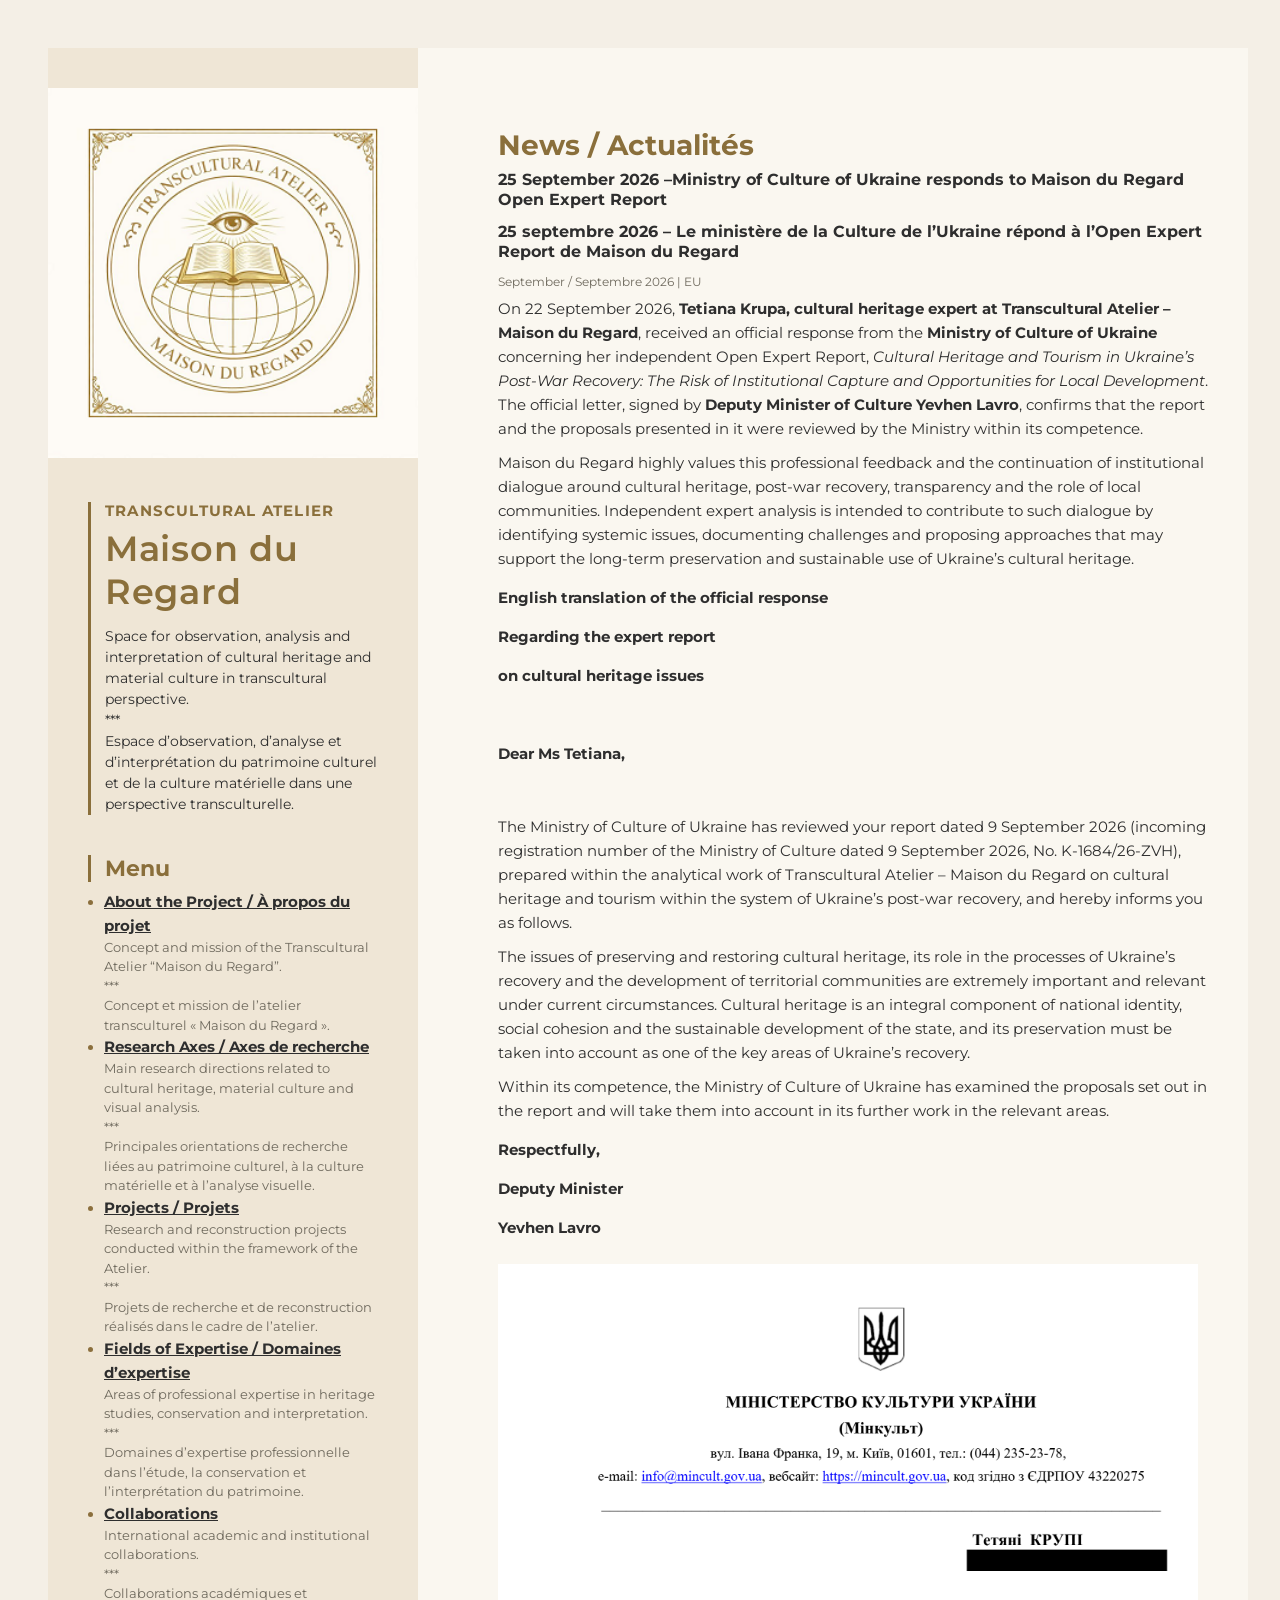
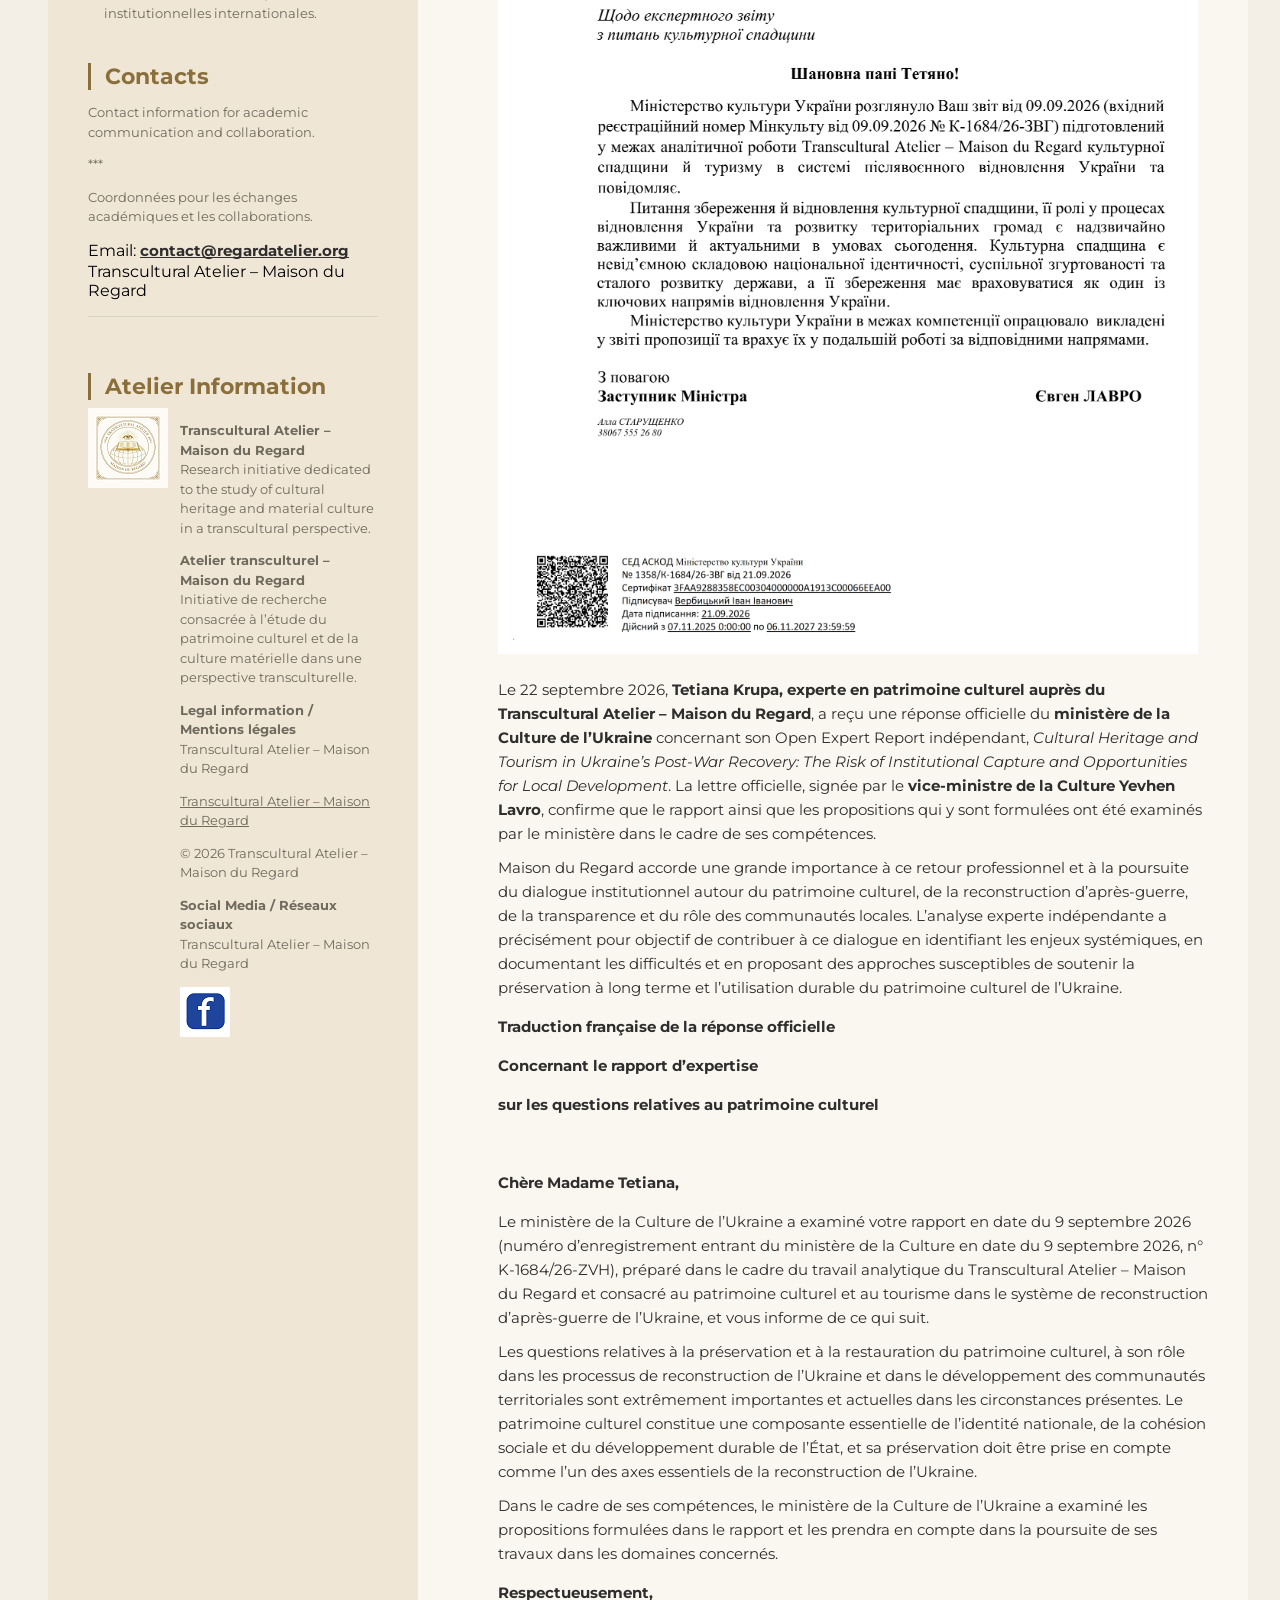
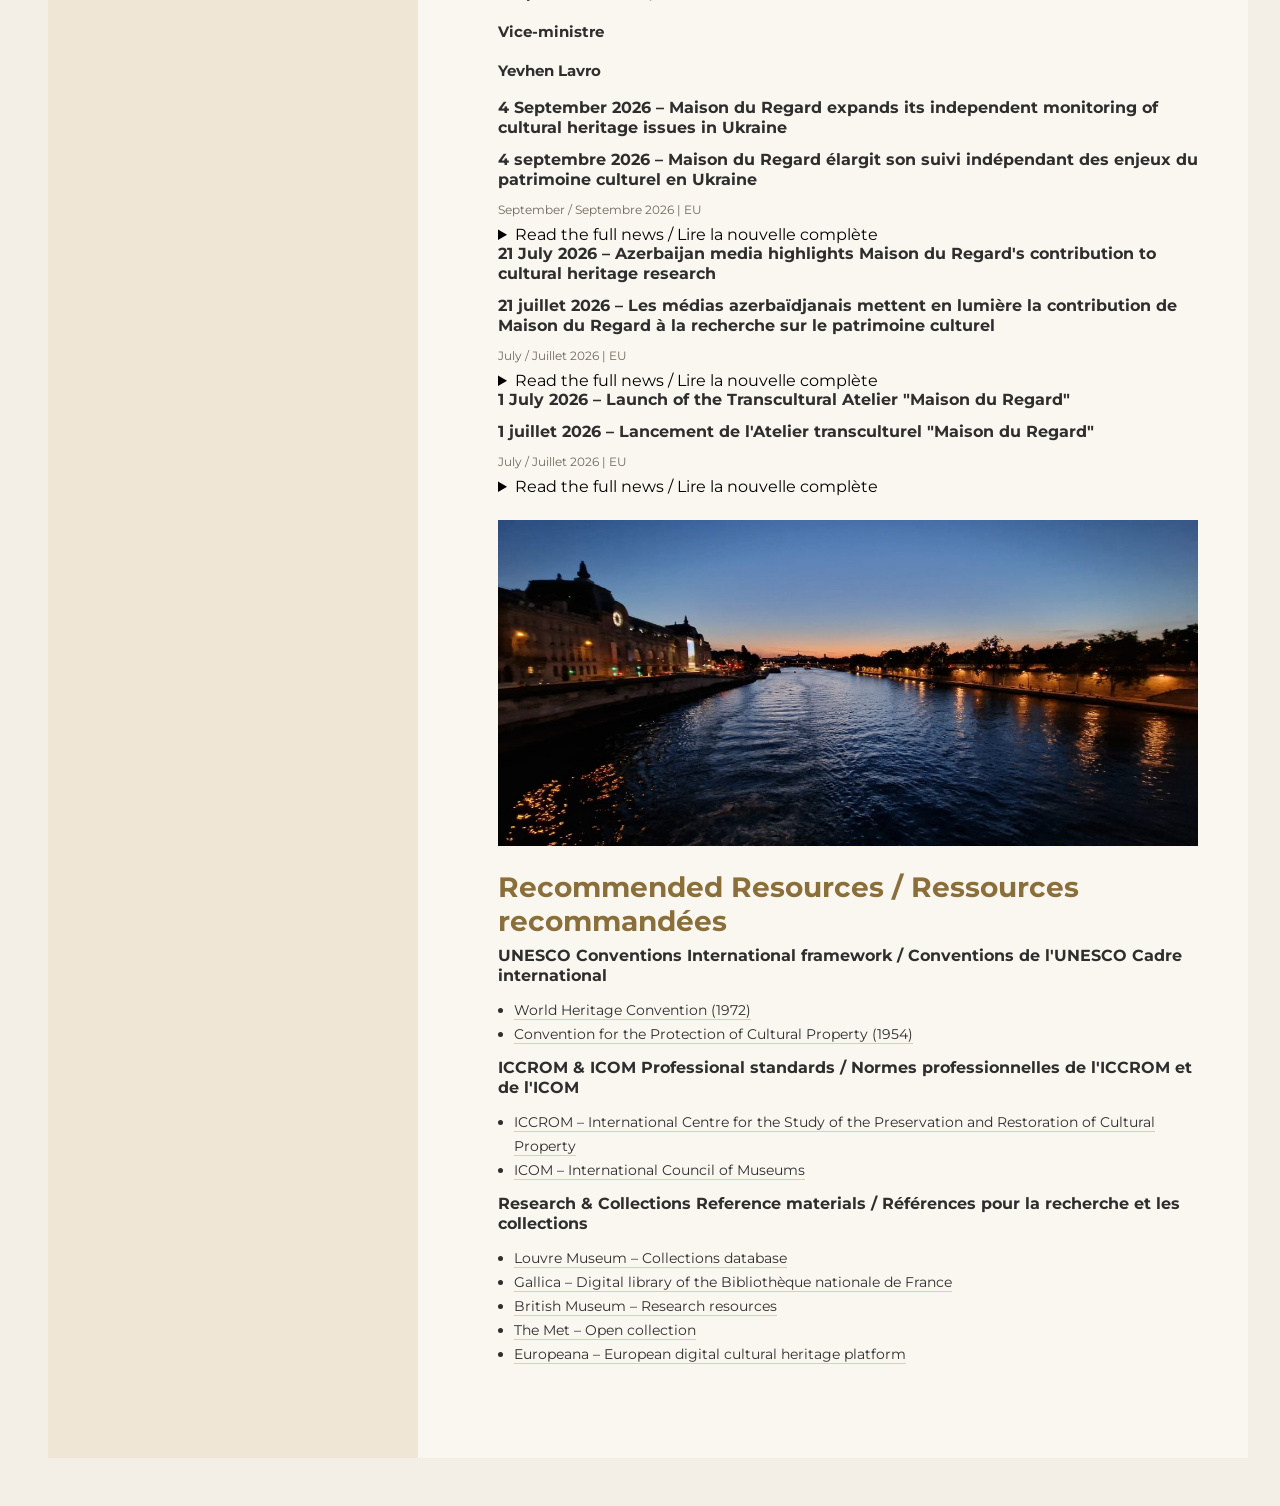
<file: index.html>
<!DOCTYPE html>
<html lang="en">
<head>

  <!-- Google tag (gtag.js) -->
  <script async src="https://www.googletagmanager.com/gtag/js?id=G-M5W3LM66CL"></script>
  <script>
    window.dataLayer = window.dataLayer || [];

    function gtag() {
      dataLayer.push(arguments);
    }

    gtag('js', new Date());
    gtag('config', 'G-M5W3LM66CL');
  </script>

  <!-- Clarity -->
  <script type="text/javascript">
    (function(c, l, a, r, i, t, y) {
      c[a] = c[a] || function() {
        (c[a].q = c[a].q || []).push(arguments);
      };
      t = l.createElement(r);
      t.async = 1;
      t.src = "https://www.clarity.ms/tag/" + i;
      y = l.getElementsByTagName(r)[0];
      y.parentNode.insertBefore(t, y);
    })(window, document, "clarity", "script", "xoc2nffbml");
  </script>

  <link rel="icon" href="img/favicon.png" sizes="32x32">
  <link rel="icon" href="img/favicon.png" sizes="192x192">
  <link rel="apple-touch-icon" href="img/favicon.png">

  <meta charset="UTF-8">
  <meta name="viewport" content="width=device-width, initial-scale=1.0">

  <title>Transcultural Atelier · Maison du Regard</title>

  <meta
    name="description"
    content="Transcultural Atelier – Maison du Regard is an independent research platform focused on cultural heritage, material culture, conservation, expert documentation, and transcultural perspectives across Europe and Eurasia."
  >

  <meta
    name="keywords"
    content="Maison du Regard, Transcultural Atelier, cultural heritage, patrimoine culturel, material culture, culture matérielle, archaeology, archéologie, conservation, restoration, restauration, transcultural research, recherche transculturelle, heritage interpretation, interprétation du patrimoine, heritage documentation, documentation du patrimoine, expert assessment, expertise patrimoniale, museum studies, études muséales, cultural landscapes, paysages culturels, Europe, Eurasia, patrimoine, material heritage"
  >

  <meta name="author" content="Transcultural Atelier – Maison du Regard">
  <meta name="robots" content="index, follow">

  <link rel="canonical" href="https://regardatelier.org/">

  <!-- Open Graph -->
  <meta property="og:title" content="Transcultural Atelier · Maison du Regard">
  <meta
    property="og:description"
    content="An independent research platform focused on cultural heritage, material culture, conservation, expert documentation, and transcultural perspectives across Europe and Eurasia."
  >
  <meta property="og:type" content="website">
  <meta property="og:url" content="https://regardatelier.org/">
  <meta property="og:image" content="https://regardatelier.org/img/embl.png">
  <meta property="og:site_name" content="Maison du Regard">

  <!-- Twitter -->
  <meta name="twitter:card" content="summary_large_image">
  <meta name="twitter:title" content="Transcultural Atelier · Maison du Regard">
  <meta
    name="twitter:description"
    content="An independent research platform focused on cultural heritage, material culture, conservation, expert documentation, and transcultural perspectives across Europe and Eurasia."
  >
  <meta name="twitter:image" content="https://regardatelier.org/img/embl.png">

  <!-- Fonts -->
  <link rel="preconnect" href="https://fonts.googleapis.com">
  <link rel="preconnect" href="https://fonts.gstatic.com" crossorigin>

  <link
    href="https://fonts.googleapis.com/css2?family=Montserrat:wght@100..900&display=swap"
    rel="stylesheet"
  >

  <link rel="stylesheet" href="css/styles.css">

  <!-- Structured Data (Schema.org) -->
  <script type="application/ld+json">
  {
    "@context": "https://schema.org",
    "@graph": [
      {
        "@type": "WebSite",
        "@id": "https://regardatelier.org/#website",
        "url": "https://regardatelier.org/",
        "name": "Transcultural Atelier · Maison du Regard",
        "alternateName": "Maison du Regard",
        "inLanguage": [
          "en",
          "fr"
        ],
        "publisher": {
          "@id": "https://regardatelier.org/#organization"
        }
      },
      {
        "@type": "Organization",
        "@id": "https://regardatelier.org/#organization",
        "name": "Transcultural Atelier · Maison du Regard",
        "alternateName": "Maison du Regard",
        "url": "https://regardatelier.org/",
        "logo": {
          "@type": "ImageObject",
          "@id": "https://regardatelier.org/#logo",
          "url": "https://regardatelier.org/img/embl.png",
          "contentUrl": "https://regardatelier.org/img/embl.png"
        },
        "email": "contact@regardatelier.org",
        "foundingDate": "2026",
        "founder": {
          "@id": "https://regardatelier.org/#tetiana-krupa"
        },
        "sameAs": [
          "https://www.facebook.com/profile.php?id=61591721396728"
        ],
        "knowsAbout": [
          "Cultural Heritage",
          "Archaeology",
          "History",
          "Ethnology",
          "Conservation and Restoration",
          "Textile Conservation",
          "Material Culture",
          "Heritage Documentation",
          "Digital Heritage",
          "Creative Industries",
          "Transcultural Studies",
          "Eurasian Studies",
          "Interdisciplinary Research",
          "Expert Research"
        ],
        "areaServed": [
          "Ukraine",
          "Kazakhstan",
          "Kyrgyzstan",
          "Uzbekistan",
          "Central Asia",
          "South Caucasus",
          "Europe",
          "The broader Eurasian cultural space"
        ]
      },
      {
        "@type": "Person",
        "@id": "https://regardatelier.org/#tetiana-krupa",
        "name": "Tetiana Krupa",
        "jobTitle": "Founder and Scientific Director",
        "url": "https://regardatelier.org/about.html",
        "affiliation": {
          "@id": "https://regardatelier.org/#organization"
        },
        "sameAs": [
          "https://orcid.org/0000-0001-6707-6446",
          "https://scholar.google.com/citations?user=DtpUxY8AAAAJ",
          "https://www.researchgate.net/profile/Tetiana-Krupa"
        ],
        "knowsAbout": [
          "Cultural Heritage",
          "Archaeology",
          "History",
          "Ethnology",
          "Conservation and Restoration",
          "Archaeological Textiles",
          "Textile Conservation",
          "Material Culture",
          "Heritage Documentation",
          "Interdisciplinary Research",
          "Expert Research"
        ],
        "worksFor": {
          "@id": "https://regardatelier.org/#organization"
        }
      }
    ]
  }
  </script>

</head>

<body>

  <!-- Wrapper -->
  <div class="wrapper">

    <!-- Main content -->
    <div class="meincontent">

      <!-- News -->
      <div>

        <h3 class="work-experience-title">
          News / Actualités
        </h3>

        <div class="work-experience-cont">


                    <!-- 25 September 2026 -->

          <h4 class="work-experience-company">
            25 September 2026 –Ministry of Culture of Ukraine responds to Maison du Regard Open Expert Report
          </h4>

          <h4 class="work-experience-company">
            25 septembre 2026 – Le ministère de la Culture de l’Ukraine répond à l’Open Expert Report de Maison du Regard
          </h4>

          <p class="work-experience-period">
            September / Septembre 2026
            <span class="work-experience-period-separator">|</span>
            EU
          </p>

          <div class="about-text">
           On 22 September 2026, <b>Tetiana Krupa, cultural heritage expert at Transcultural Atelier – Maison du Regard</b>, received an official response from the <b>Ministry of Culture of Ukraine</b> concerning her independent Open Expert Report, <i>Cultural Heritage and Tourism in Ukraine’s Post-War Recovery: The Risk of Institutional Capture and Opportunities for Local Development</i>. The official letter, signed by <b>Deputy Minister of Culture Yevhen Lavro</b>, confirms that the report and the proposals presented in it were reviewed by the Ministry within its competence.
          </div>

          <div class="about-text">
           Maison du Regard highly values this professional feedback and the continuation of institutional dialogue around cultural heritage, post-war recovery, transparency and the role of local communities. Independent expert analysis is intended to contribute to such dialogue by identifying systemic issues, documenting challenges and proposing approaches that may support the long-term preservation and sustainable use of Ukraine’s cultural heritage.
          </div>

<div class="about-text">
        <p><b>English translation of the official response</p>
 <p>Regarding the expert report</p>
 <p>on cultural heritage issues</p>
 <br>
<p>Dear Ms Tetiana, </p>  </b>
<br>
          </div>

<div class="about-text">
           The Ministry of Culture of Ukraine has reviewed your report dated 9 September 2026 (incoming registration number of the Ministry of Culture dated 9 September 2026, No. K-1684/26-ZVH), prepared within the analytical work of Transcultural Atelier – Maison du Regard on cultural heritage and tourism within the system of Ukraine’s post-war recovery, and hereby informs you as follows.
          </div>

<div class="about-text">
           The issues of preserving and restoring cultural heritage, its role in the processes of Ukraine’s recovery and the development of territorial communities are extremely important and relevant under current circumstances. Cultural heritage is an integral component of national identity, social cohesion and the sustainable development of the state, and its preservation must be taken into account as one of the key areas of Ukraine’s recovery.
          </div>

<div class="about-text">
           Within its competence, the Ministry of Culture of Ukraine has examined the proposals set out in the report and will take them into account in its further work in the relevant areas.
<br>
<b><p>Respectfully,</p>
<p>Deputy Minister</p>
<p>Yevhen Lavro</p></b>
          </div>

          <!-- Image -->
      <div class="resource-image-block">
        <img
  src="img/mincult 09 26.png"
  alt="Official response from the Ministry of Culture of Ukraine"
  class="resource-image"
>
      </div>

          <div class="about-text">
            Le 22 septembre 2026, <b>Tetiana Krupa, experte en patrimoine culturel auprès du Transcultural Atelier – Maison du Regard</b>, a reçu une réponse officielle du <b>ministère de la Culture de l’Ukraine</b> concernant son Open Expert Report indépendant, <i>Cultural Heritage and Tourism in Ukraine’s Post-War Recovery: The Risk of Institutional Capture and Opportunities for Local Development</i>. La lettre officielle, signée par le <b>vice-ministre de la Culture Yevhen Lavro</b>, confirme que le rapport ainsi que les propositions qui y sont formulées ont été examinés par le ministère dans le cadre de ses compétences.
          </div>

          <div class="about-text">
            Maison du Regard accorde une grande importance à ce retour professionnel et à la poursuite du dialogue institutionnel autour du patrimoine culturel, de la reconstruction d’après-guerre, de la transparence et du rôle des communautés locales. L’analyse experte indépendante a précisément pour objectif de contribuer à ce dialogue en identifiant les enjeux systémiques, en documentant les difficultés et en proposant des approches susceptibles de soutenir la préservation à long terme et l’utilisation durable du patrimoine culturel de l’Ukraine.
          </div>
<div class="about-text">
         <b><p>Traduction française de la réponse officielle</p>
<p>Concernant le rapport d’expertise</p>
<p>sur les questions relatives au patrimoine culturel</p>

<br>
<p>Chère Madame Tetiana,</p></b>

          </div>

<div class="about-text">
           Le ministère de la Culture de l’Ukraine a examiné votre rapport en date du 9 septembre 2026 (numéro d’enregistrement entrant du ministère de la Culture en date du 9 septembre 2026, n° K-1684/26-ZVH), préparé dans le cadre du travail analytique du Transcultural Atelier – Maison du Regard et consacré au patrimoine culturel et au tourisme dans le système de reconstruction d’après-guerre de l’Ukraine, et vous informe de ce qui suit.
          </div>

<div class="about-text">
           Les questions relatives à la préservation et à la restauration du patrimoine culturel, à son rôle dans les processus de reconstruction de l’Ukraine et dans le développement des communautés territoriales sont extrêmement importantes et actuelles dans les circonstances présentes. Le patrimoine culturel constitue une composante essentielle de l’identité nationale, de la cohésion sociale et du développement durable de l’État, et sa préservation doit être prise en compte comme l’un des axes essentiels de la reconstruction de l’Ukraine.
          </div>

<div class="about-text">
           Dans le cadre de ses compétences, le ministère de la Culture de l’Ukraine a examiné les propositions formulées dans le rapport et les prendra en compte dans la poursuite de ses travaux dans les domaines concernés.
<br>
<b><p>Respectueusement,</p>
<p>Vice-ministre</p>
<p>Yevhen Lavro</p></b>
          </div>

          
          <!-- 4 September 2026 -->
          <h4 class="work-experience-company">
            4 September 2026 – Maison du Regard expands its independent monitoring of cultural heritage issues in Ukraine
          </h4>

          <h4 class="work-experience-company">
            4 septembre 2026 – Maison du Regard élargit son suivi indépendant des enjeux du patrimoine culturel en Ukraine
          </h4>

          <p class="work-experience-period">
            September / Septembre 2026
            <span class="work-experience-period-separator">|</span>
            EU
          </p>
<details class="report-details">

            <summary>
              Read the full news / Lire la nouvelle complète
            </summary>
          <div class="about-text">
            Maison du Regard is expanding its analytical work on Ukraine by launching a new strand of independent monitoring focused on cultural heritage, post-war recovery, public accountability, and the institutional conditions surrounding reconstruction. The initiative will examine not only physical damage to heritage, but also the transparency of funding, governance, restoration processes, public access to information, and the long-term effects of recovery policies on local communities.
          </div>

          <div class="about-text">
            The first publication in this new strand is the independent Open Expert Report by Tetiana Krupa, <i>Cultural Heritage and Tourism in Ukraine’s Post-War Recovery: The Risk of Institutional Capture and Opportunities for Local Development</i>. The report examines the risks associated with large-scale reconstruction funding, the transparency and traceability of public systems, cultural grant funding, institutional networks, and the role of cultural heritage and tourism in local economic development.
          </div>

          <div class="about-text">
            <div class="work-experience-cont">

              <h4 class="work-experience-company">
                Media reference
              </h4>

              <ul class="work-experience-duties-list">
                <li class="work-experience-duties-item">
                  Tetiana Krupa.
                  <a
                    href="https://regardatelier.org/open_expert_report.html#Ukraine-Post-War-Recovery"
                    target="_blank"
                    rel="noopener noreferrer"
                  >
                    <i>Cultural Heritage and Tourism in Ukraine’s Post-War Recovery: The Risk of Institutional Capture and Opportunities for Local Development.</i>
                  </a>
                </li>
              </ul>

            </div>
          </div>

          <div class="about-text">
            ***
          </div>

          <div class="about-text">
            Maison du Regard développe son travail analytique consacré à l’Ukraine en lançant un nouveau volet de suivi indépendant portant sur le patrimoine culturel, la reconstruction d’après-guerre, la responsabilité publique et les conditions institutionnelles de la reconstruction. Cette initiative examinera non seulement les dommages matériels causés au patrimoine, mais aussi la transparence des financements, la gouvernance, les processus de restauration, l’accès public à l’information et les effets à long terme des politiques de reconstruction sur les communautés locales.
          </div>

          <div class="about-text">
            La première publication de ce nouveau volet est l’Open Expert Report indépendant de Tetiana Krupa, <i>Cultural Heritage and Tourism in Ukraine’s Post-War Recovery: The Risk of Institutional Capture and Opportunities for Local Development</i>. Le rapport analyse les risques liés aux financements massifs de la reconstruction, la transparence et la traçabilité des systèmes publics, le financement culturel par subventions, les réseaux institutionnels ainsi que le rôle du patrimoine culturel et du tourisme dans le développement économique local.
          </div>

          <div class="about-text">
            <div class="work-experience-cont">

              <h4 class="work-experience-company">
                Référence médiatique
              </h4>

              <ul class="work-experience-duties-list">
                <li class="work-experience-duties-item">
                  Tetiana Krupa.
                  <a
                    href="https://regardatelier.org/open_expert_report.html#Ukraine-Post-War-Recovery"
                    target="_blank"
                    rel="noopener noreferrer"
                  >
                    <i>Cultural Heritage and Tourism in Ukraine’s Post-War Recovery: The Risk of Institutional Capture and Opportunities for Local Development.</i>
                  </a>
                </li>
              </ul>

            </div>
          </div>
</details>

          <!-- 21 July 2026 -->

          <h4 class="work-experience-company">
            21 July 2026 – Azerbaijan media highlights Maison du Regard's contribution to cultural heritage research
          </h4>

          <h4 class="work-experience-company">
            21 juillet 2026 – Les médias azerbaïdjanais mettent en lumière la contribution de Maison du Regard à la recherche sur le patrimoine culturel
          </h4>

          <p class="work-experience-period">
            July / Juillet 2026
            <span class="work-experience-period-separator">|</span>
            EU
          </p>

          <details class="report-details">

            <summary>
              Read the full news / Lire la nouvelle complète
            </summary>

            <div class="about-text">
              Maison du Regard sincerely thanks <b>Day.Az</b> and journalist <b>Leyla Tariverdiyeva</b> for their thoughtful attention to our research platform and to the work of the international expert community engaged in documenting and analysing cultural heritage in contexts of conflict and post-conflict recovery.
            </div>

            <div class="about-text">
              We remain committed to international academic cooperation, methodological dialogue, and the responsible study and protection of cultural heritage. We hope that continued collaboration between researchers, institutions, journalists, and heritage professionals will contribute to preserving our shared cultural heritage for future generations.
            </div>

            <div class="about-text">

              <div class="work-experience-cont">

                <h4 class="work-experience-company">
                  Media reference
                </h4>

                <ul class="work-experience-duties-list">
                  <li class="work-experience-duties-item">
                    Tariverdiyeva, Leyla.
                    <a
                      href="https://news.day.az/society/1849105.html"
                      target="_blank"
                      rel="noopener noreferrer"
                    >
                      <i>European Centre Recognised the Unique Experience of Studying the Heritage of Karabakh – Details from Rizvan Huseynov</i>
                    </a>
                    (article in Russian). <b>Day.Az</b>, 21 July 2026.
                  </li>
                </ul>

              </div>

            </div>

            <div class="about-text">
              ***
            </div>

            <div class="about-text">
              Maison du Regard remercie sincèrement <b>Day.Az</b> et la journaliste <b>Leyla Tariverdiyeva</b> pour l'attention portée à notre plateforme de recherche ainsi qu'au travail de la communauté internationale d'experts engagée dans la documentation, l'analyse et la protection du patrimoine culturel dans les contextes de conflit et d'après-conflit.
            </div>

            <div class="about-text">
              Nous restons attachés à la coopération scientifique internationale, au dialogue méthodologique et à une approche responsable de l'étude et de la préservation du patrimoine culturel. Nous espérons que la poursuite de la collaboration entre chercheurs, institutions, journalistes et professionnels du patrimoine contribuera à préserver notre patrimoine culturel commun pour les générations futures.
            </div>

            <div class="about-text">

              <div class="work-experience-cont">

                <h4 class="work-experience-company">
                  Référence médiatique
                </h4>

                <ul class="work-experience-duties-list">
                  <li class="work-experience-duties-item">
                    Tariverdiyeva, Leyla.
                    <a
                      href="https://news.day.az/society/1849105.html"
                      target="_blank"
                      rel="noopener noreferrer"
                    >
                      <i>Le Centre européen a reconnu l'expérience unique de l'étude du patrimoine du Karabakh – Détails de Rizvan Huseynov</i>
                    </a>
                    (article en russe). <b>Day.Az</b>, 21 juillet 2026.
                  </li>
                </ul>

              </div>

            </div>

          </details>


          <!-- 1 July 2026 -->

          <h4 class="work-experience-company">
            1 July 2026 – Launch of the Transcultural Atelier "Maison du Regard"
          </h4>

          <h4 class="work-experience-company">
            1 juillet 2026 – Lancement de l'Atelier transculturel "Maison du Regard"
          </h4>

          <p class="work-experience-period">
            July / Juillet 2026
            <span class="work-experience-period-separator">|</span>
            EU
          </p>

          <details class="report-details">

            <summary>
              Read the full news / Lire la nouvelle complète
            </summary>

            <div class="about-text">
              Today marks the beginning of the Transcultural Atelier "Maison du Regard" — an independent international initiative dedicated to the study, interpretation and dissemination of knowledge about cultural heritage across Eurasia.
            </div>

            <div class="about-text">
              The Atelier brings together researchers, museum professionals, conservators and independent scholars who share an interest in:
            </div>

            <ul class="work-experience-duties-list">
              <li class="work-experience-duties-item">
                cultural interactions between Europe, Central Asia and the Near East;
              </li>

              <li class="work-experience-duties-item">
                archaeology, historical textiles and material culture;
              </li>

              <li class="work-experience-duties-item">
                conservation and restoration of cultural heritage;
              </li>

              <li class="work-experience-duties-item">
                military history and historical landscapes;
              </li>

              <li class="work-experience-duties-item">
                digital humanities and open-access research.
              </li>
            </ul>

            <div class="about-text">
              Maison du Regard <b>is not a university or a formal academic institution</b>. It is an independent collaborative initiative created to encourage interdisciplinary dialogue, develop research projects and make reliable scholarly information accessible to a wider audience.
            </div>

            <div class="about-text">
              This website will gradually publish research projects, educational materials, analytical essays and open resources developed within the framework of the Atelier.
            </div>

            <div class="about-text">
              ***
            </div>

            <div class="about-text">
              Aujourd'hui marque le lancement de l'Atelier transculturel « Maison du Regard », une initiative internationale indépendante consacrée à l'étude, à l'interprétation et à la diffusion des connaissances sur le patrimoine culturel de l'Eurasie.
            </div>

            <div class="about-text">
              L'Atelier réunit des chercheurs, des professionnels des musées, des conservateurs-restaurateurs et des spécialistes indépendants partageant un intérêt commun pour :
            </div>

            <ul class="work-experience-duties-list">
              <li class="work-experience-duties-item">
                les interactions culturelles entre l'Europe, l'Asie centrale et le Proche-Orient;
              </li>

              <li class="work-experience-duties-item">
                l'archéologie, les textiles historiques et la culture matérielle;
              </li>

              <li class="work-experience-duties-item">
                la conservation-restauration du patrimoine culturel;
              </li>

              <li class="work-experience-duties-item">
                l'histoire militaire et les paysages historiques;
              </li>

              <li class="work-experience-duties-item">
                les humanités numériques et la science ouverte.
              </li>
            </ul>

            <div class="about-text">
              La Maison du Regard n'est <b>ni une université ni une institution académique</b>. Il s'agit d'une initiative indépendante visant à favoriser le dialogue interdisciplinaire, développer des projets de recherche et rendre les connaissances scientifiques accessibles à un large public.
            </div>

            <div class="about-text">
              Le site présentera progressivement des projets de recherche, des ressources pédagogiques, des analyses et des publications en libre accès.
            </div>

          </details>

        </div>
      </div>


      <!-- Image -->
      <div class="resource-image-block">
        <img
          src="img/paris.jpeg"
          alt="Paris, France"
          class="resource-image"
        >
      </div>


      <!-- Recommended Resources -->
      <div>

        <h3 class="work-experience-title">
          Recommended Resources / Ressources recommandées
        </h3>


        <!-- Resource 1 -->
        <div class="work-experience-cont">

          <h4 class="work-experience-company">
            UNESCO Conventions International framework / Conventions de l'UNESCO Cadre international
          </h4>

          <ul class="work-experience-duties-list">

            <li class="work-experience-duties-item">
              <a
                href="https://whc.unesco.org/en/convention/"
                target="_blank"
                rel="noopener noreferrer"
              >
                World Heritage Convention (1972)
              </a>
            </li>

            <li class="work-experience-duties-item">
              <a
                href="https://www.unesco.org/en/legal-affairs/convention-protection-cultural-property-event-armed-conflict-regulations-execution-convention"
                target="_blank"
                rel="noopener noreferrer"
              >
                Convention for the Protection of Cultural Property (1954)
              </a>
            </li>

          </ul>

        </div>


        <!-- Resource 2 -->
        <div class="work-experience-cont">

          <h4 class="work-experience-company">
            ICCROM &amp; ICOM Professional standards / Normes professionnelles de l'ICCROM et de l'ICOM
          </h4>

          <ul class="work-experience-duties-list">

            <li class="work-experience-duties-item">
              <a
                href="https://www.iccrom.org/"
                target="_blank"
                rel="noopener noreferrer"
              >
                ICCROM – International Centre for the Study of the Preservation and Restoration of Cultural Property
              </a>
            </li>

            <li class="work-experience-duties-item">
              <a
                href="https://icom.museum/"
                target="_blank"
                rel="noopener noreferrer"
              >
                ICOM – International Council of Museums
              </a>
            </li>

          </ul>

        </div>


        <!-- Resource 3 -->
        <div class="work-experience-cont">

          <h4 class="work-experience-company">
            Research &amp; Collections Reference materials / Références pour la recherche et les collections
          </h4>

          <ul class="work-experience-duties-list">

            <li class="work-experience-duties-item">
              <a
                href="https://collections.louvre.fr/en/"
                target="_blank"
                rel="noopener noreferrer"
              >
                Louvre Museum – Collections database
              </a>
            </li>

            <li class="work-experience-duties-item">
              <a
                href="https://gallica.bnf.fr/"
                target="_blank"
                rel="noopener noreferrer"
              >
                Gallica – Digital library of the Bibliothèque nationale de France
              </a>
            </li>

            <li class="work-experience-duties-item">
              <a
                href="https://www.britishmuseum.org/research"
                target="_blank"
                rel="noopener noreferrer"
              >
                British Museum – Research resources
              </a>
            </li>

            <li class="work-experience-duties-item">
              <a
                href="https://www.metmuseum.org/art/collection"
                target="_blank"
                rel="noopener noreferrer"
              >
                The Met – Open collection
              </a>
            </li>

            <li class="work-experience-duties-item">
              <a
                href="https://www.europeana.eu/en"
                target="_blank"
                rel="noopener noreferrer"
              >
                Europeana – European digital cultural heritage platform
              </a>
            </li>

          </ul>

        </div>

      </div>

    </div>


    <!-- Sidebar -->
    <aside class="sidebar">

      <img
        src="img/embl.png"
        alt="Maison du Regard emblem"
        width="370"
      >

      <div class="sidebar-content">


        <!-- My info -->
        <div class="my-info">

          <h2 class="my-profession">
            Transcultural Atelier
          </h2>

          <h1 class="my-name">
            Maison du Regard
          </h1>

          <div class="my-descr">

            <div>
              Space for observation, analysis and interpretation of cultural heritage and material culture in transcultural perspective.
            </div>

            <div>
              ***
            </div>

            <div>
              Espace d’observation, d’analyse et d’interprétation du patrimoine culturel et de la culture matérielle dans une perspective transculturelle.
            </div>

          </div>

        </div>


        <!-- My Projects -->
        <div class="my-projects-cont">

          <h3 class="my-projects-title">
            Menu
          </h3>

          <ul class="my-projects-list">

            <li class="my-projects-item">

              <a
                class="my-projects-link"
                href="about.html"
              >
                About the Project / À propos du projet
              </a>

              <span class="my-projects-item-tech">

                <div>
                  Concept and mission of the Transcultural Atelier &ldquo;Maison du Regard&rdquo;.
                </div>

                <div>
                  ***
                </div>

                <div>
                  Concept et mission de l&rsquo;atelier transculturel &laquo; Maison du Regard &raquo;.
                </div>

              </span>

            </li>


            <li class="my-projects-item">

              <a
                class="my-projects-link"
                href="Research.html"
              >
                Research Axes / Axes de recherche
              </a>

              <span class="my-projects-item-tech">

                <div>
                  Main research directions related to cultural heritage, material culture and visual analysis.
                </div>

                <div>
                  ***
                </div>

                <div>
                  Principales orientations de recherche liées au patrimoine culturel, à la culture matérielle et à l’analyse visuelle.
                </div>

              </span>

            </li>


            <li class="my-projects-item">

              <a
                class="my-projects-link"
                href="projects.html"
              >
                Projects / Projets
              </a>

              <span class="my-projects-item-tech">

                <div>
                  Research and reconstruction projects conducted within the framework of the Atelier.
                </div>

                <div>
                  ***
                </div>

                <div>
                  Projets de recherche et de reconstruction réalisés dans le cadre de l’atelier.
                </div>

              </span>

            </li>


            <li class="my-projects-item">

              <a
                class="my-projects-link"
                href="fields.html"
              >
                Fields of Expertise / Domaines d’expertise
              </a>

              <span class="my-projects-item-tech">

                <div>
                  Areas of professional expertise in heritage studies, conservation and interpretation.
                </div>

                <div>
                  ***
                </div>

                <div>
                  Domaines d’expertise professionnelle dans l’étude, la conservation et l’interprétation du patrimoine.
                </div>

              </span>

            </li>


            <li class="my-projects-item">

              <a
                class="my-projects-link"
                href="collaborations.html"
              >
                Collaborations
              </a>

              <span class="my-projects-item-tech">

                <div>
                  International academic and institutional collaborations.
                </div>

                <div>
                  ***
                </div>

                <div>
                  Collaborations académiques et institutionnelles internationales.
                </div>

              </span>

            </li>

          </ul>

        </div>


        <!-- Contacts -->
        <div class="contacs-cont">

          <h3 class="contacs-title">
            Contacts
          </h3>

          <div class="contacts-description">

            <p>
              Contact information for academic communication and collaboration.
            </p>

            <p>
              ***
            </p>

            <p>
              Coordonnées pour les échanges académiques et les collaborations.
            </p>

          </div>

          Email:
          <a
            class="contacs-link"
            href="mailto:contact@regardatelier.org"
          >
            contact@regardatelier.org
          </a>

          <br>

          <span class="email-label">
            Transcultural Atelier – Maison du Regard
          </span>


          <!-- Footer -->
          <div class="footer-divider"></div>

          <div class="footer-block">

            <h4 class="footer-heading">
              Atelier Information
            </h4>

            <div class="footer-brand">

              <img
                src="img/embl_f.png"
                alt="Maison du Regard emblem"
                class="footer-logo"
              >

              <div class="footer-text">

                <p>
                  <strong>Transcultural Atelier – Maison du Regard</strong>
                  <br>
                  Research initiative dedicated to the study of cultural heritage and material culture in a transcultural perspective.
                </p>

                <p>
                  <strong>Atelier transculturel – Maison du Regard</strong>
                  <br>
                  Initiative de recherche consacrée à l’étude du patrimoine culturel et de la culture matérielle dans une perspective transculturelle.
                </p>

                <p>
                  <strong>Legal information / Mentions légales</strong>
                  <br>
                  Transcultural Atelier – Maison du Regard
                </p>

                <div class="footer-contacts">
                  <a href="mailto:contact@regardatelier.org">
                    Transcultural Atelier – Maison du Regard
                  </a>
                </div>

                <p>
                  © 2026 Transcultural Atelier – Maison du Regard
                </p>


                <!-- Social Media -->
                <p>
                  <strong>Social Media / Réseaux sociaux</strong>
                  <br>
                  Transcultural Atelier – Maison du Regard
                </p>

                <a
                  class="my-projects-link"
                  href="https://www.facebook.com/profile.php?id=61591721396728"
                  target="_blank"
                  rel="noopener noreferrer"
                  aria-label="Maison du Regard on Facebook"
                >
                  <img
                    src="img/facebook_logo_icon.png"
                    alt="Facebook"
                    width="50"
                    height="50"
                  >
                </a>

              </div>

            </div>

          </div>

        </div>

      </div>

    </aside>

  </div>


  <script>
    document.addEventListener("DOMContentLoaded", function() {

      const logo = document.querySelector(".footer-logo");

      if (!logo) return;

      let tapCount = 0;
      let tapTimer = null;

      logo.addEventListener("click", function(event) {

        event.preventDefault();

        tapCount++;

        clearTimeout(tapTimer);

        if (tapCount >= 3) {
          window.location.assign("expert-submission.html");
          return;
        }

        tapTimer = setTimeout(function() {
          tapCount = 0;
        }, 2000);

      });

    });
  </script>

</body>
</html>
</file>
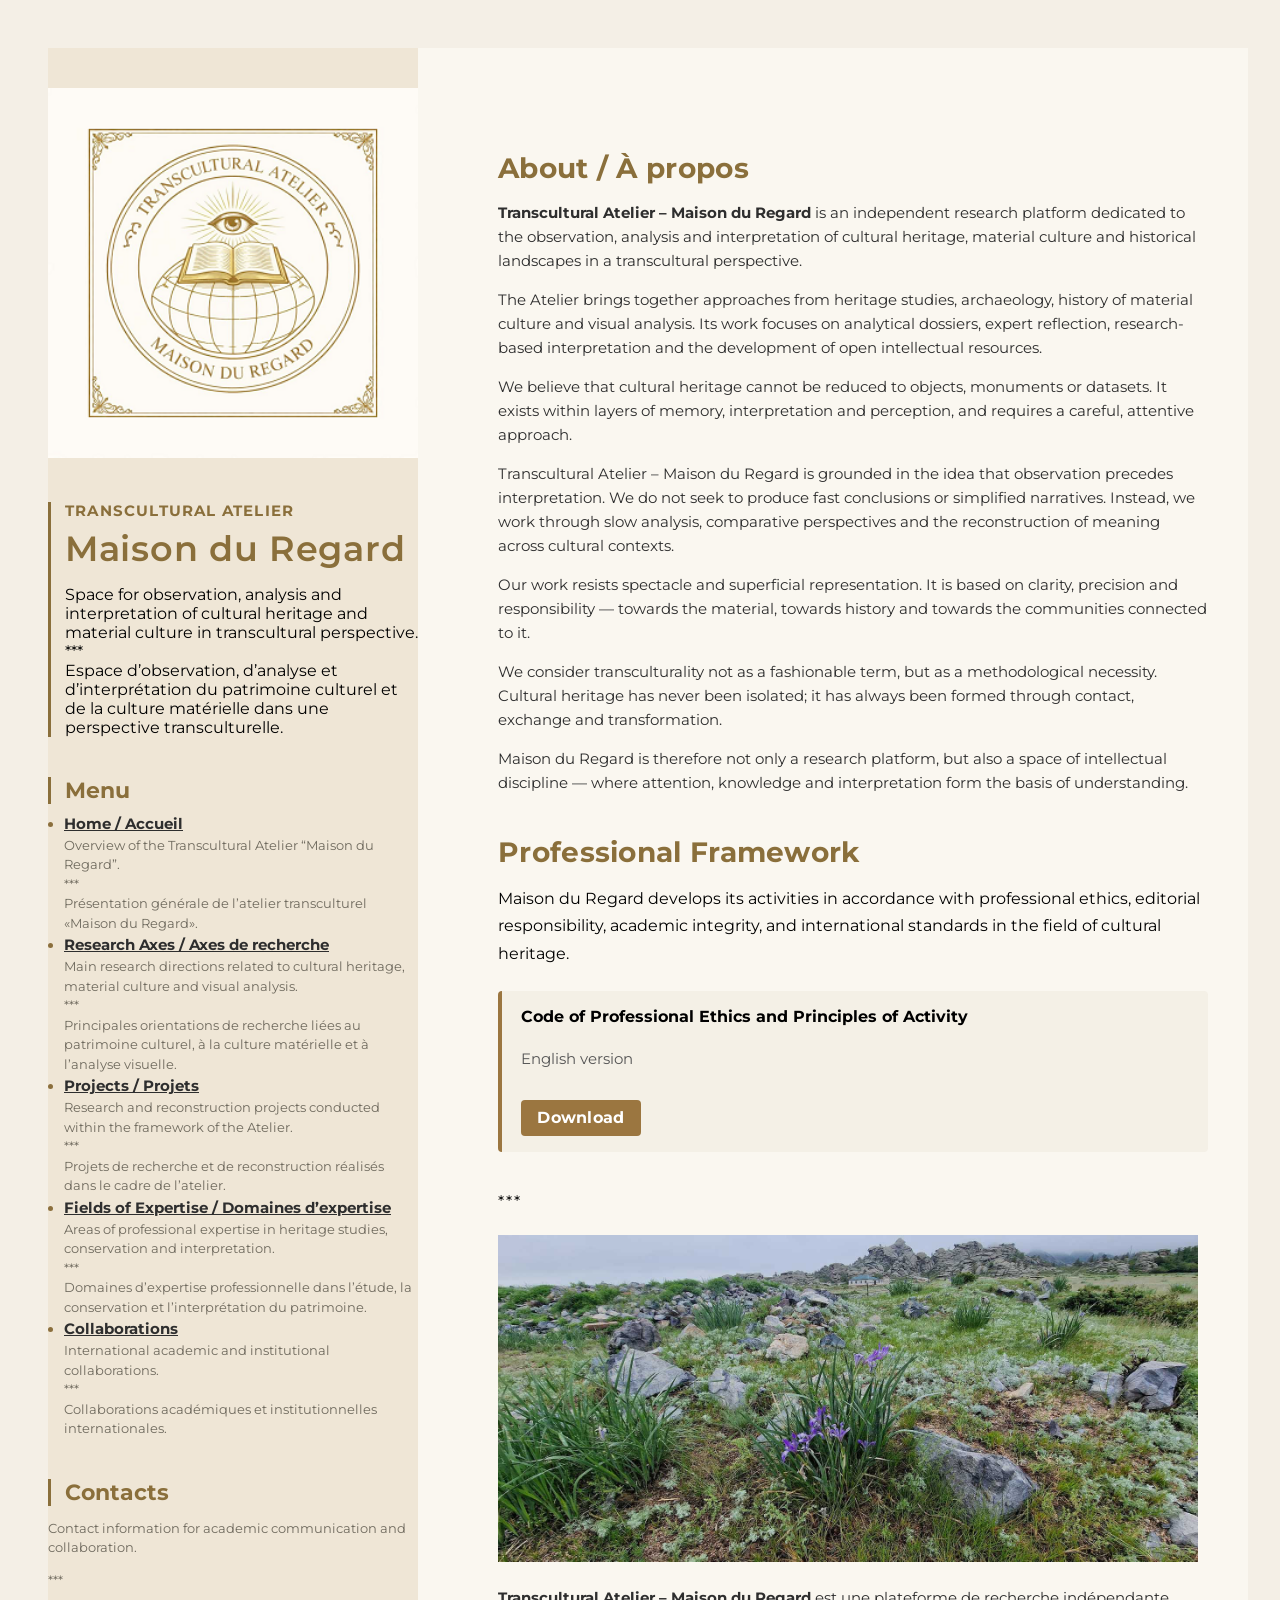
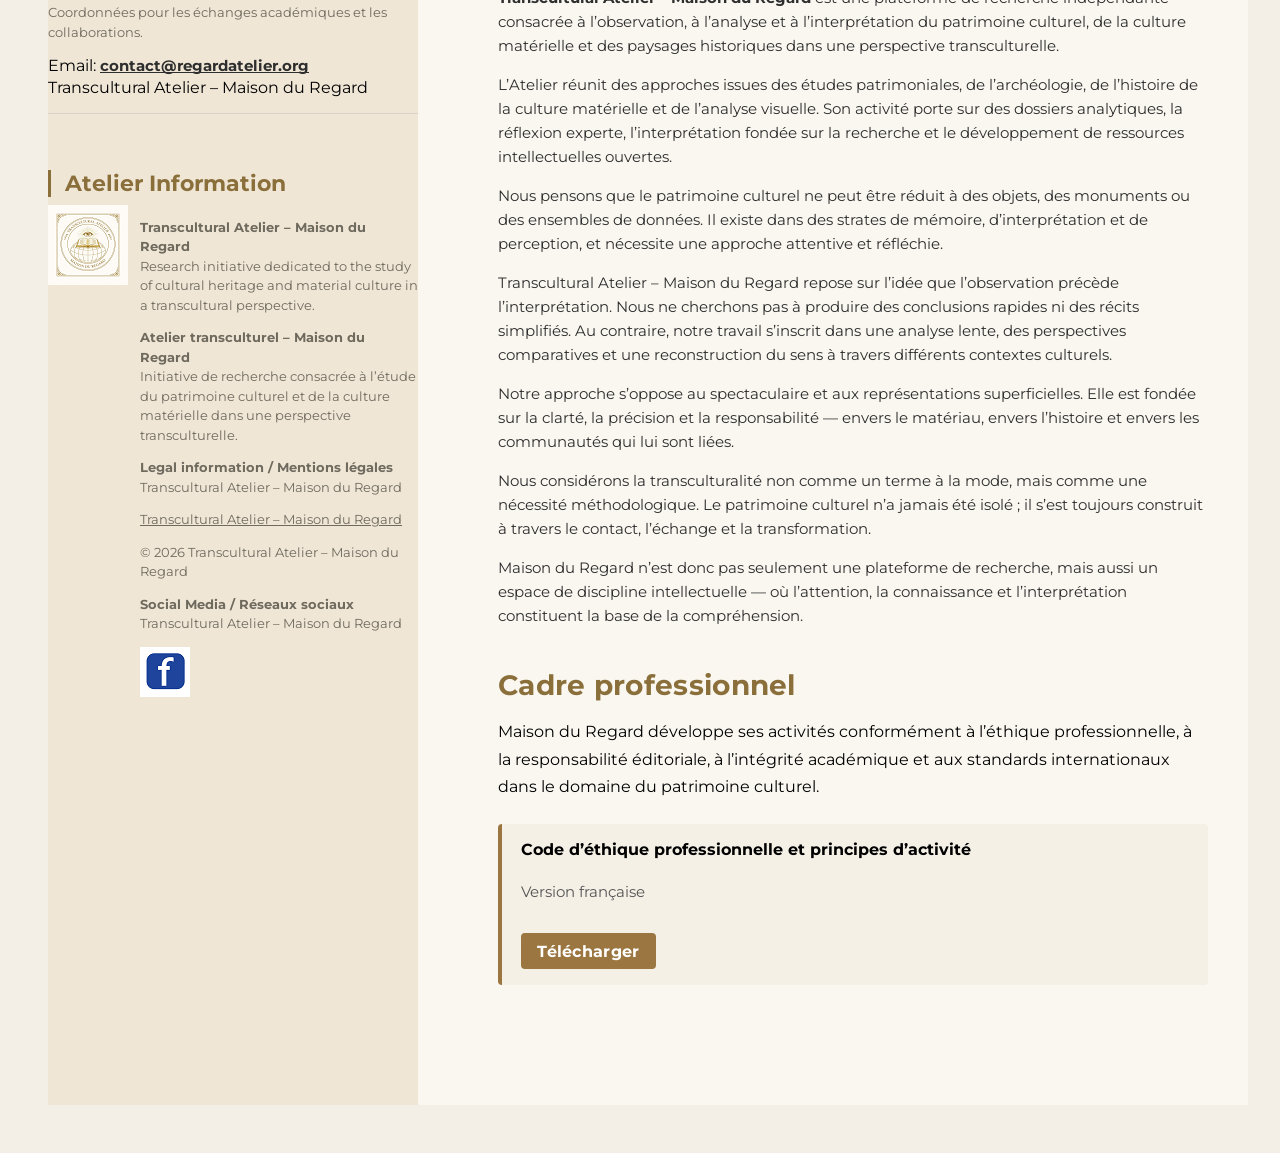
<file: about.html>
<!DOCTYPE html>
<html lang="en">
  <head>
    
    <!-- Google tag (gtag.js) -->
<script async src="https://www.googletagmanager.com/gtag/js?id=G-M5W3LM66CL"></script>
<script>
  window.dataLayer = window.dataLayer || [];
  function gtag(){dataLayer.push(arguments);}
  gtag('js', new Date());

  gtag('config', 'G-M5W3LM66CL');
</script>
    <!-- Clarity -->
    <script type="text/javascript">
    (function(c,l,a,r,i,t,y){
        c[a]=c[a]||function(){(c[a].q=c[a].q||[]).push(arguments)};
        t=l.createElement(r);t.async=1;t.src="https://www.clarity.ms/tag/"+i;
        y=l.getElementsByTagName(r)[0];y.parentNode.insertBefore(t,y);
    })(window, document, "clarity", "script", "xoc2nffbml");
</script>
    <link rel="icon" href="img/favicon.png" sizes="32x32">
<link rel="icon" href="img/favicon.png" sizes="192x192">
<link rel="apple-touch-icon" href="img/favicon.png">
    <meta charset="UTF-8" />
   <meta name="viewport" content="width=device-width, initial-scale=1.0" />

<title>About - Transcultural Atelier · Maison du Regard</title>

<meta name="description" content="About Transcultural Atelier – Maison du Regard, an independent research initiative dedicated to cultural heritage, material culture, historical landscapes, transcultural interpretation, conservation, and expert heritage documentation.">

<meta name="keywords" content="Maison du Regard, Transcultural Atelier, about, à propos, cultural heritage, patrimoine culturel, material culture, culture matérielle, historical landscapes, paysages historiques, cultural landscapes, paysages culturels, archaeology, archéologie, conservation, restoration, restauration, heritage interpretation, interprétation du patrimoine, transcultural research, recherche transculturelle, heritage documentation, documentation du patrimoine, expert assessment, expertise patrimoniale, museum studies, études muséales, cultural identity, identité culturelle">

<meta name="author" content="Transcultural Atelier – Maison du Regard">

<meta name="robots" content="index, follow">

<link rel="canonical" href="https://regardatelier.org/about.html">

<meta property="og:title" content="About - Maison du Regard">
<meta property="og:description" content="About Maison du Regard: an independent transcultural research initiative dedicated to cultural heritage, material culture, historical landscapes, conservation, and expert documentation.">
<meta property="og:type" content="website">
<meta property="og:url" content="https://regardatelier.org/about.html">
<meta property="og:image" content="https://regardatelier.org/img/embl.png">
<meta property="og:site_name" content="Maison du Regard">

<meta name="twitter:card" content="summary_large_image">
<meta name="twitter:title" content="About - Maison du Regard">
<meta name="twitter:description" content="An independent transcultural research initiative dedicated to cultural heritage, material culture, historical landscapes, conservation, and expert documentation.">
<meta name="twitter:image" content="https://regardatelier.org/img/embl.png">
    <link rel="preconnect" href="https://fonts.googleapis.com" />
    <link rel="preconnect" href="https://fonts.gstatic.com" crossorigin />
    <link
      href="https://fonts.googleapis.com/css2?family=Montserrat:wght@100..900&display=swap"
      rel="stylesheet"
    />

    <link rel="stylesheet" href="css/styles.css" />
    <!-- Structured Data (Schema.org) -->
<script type="application/ld+json">
{
  "@context": "https://schema.org",
  "@graph": [
    {
      "@type": "AboutPage",
      "@id": "https://regardatelier.org/about.html#webpage",
      "url": "https://regardatelier.org/about.html",
      "name": "About Maison du Regard",
      "description": "Transcultural Atelier – Maison du Regard is an independent research platform dedicated to the observation, analysis and interpretation of cultural heritage, material culture and historical landscapes in a transcultural perspective.",
      "inLanguage": [
        "en",
        "fr"
      ],
      "isPartOf": {
        "@id": "https://regardatelier.org/#website"
      },
      "publisher": {
        "@id": "https://regardatelier.org/#organization"
      },
      "mainEntity": {
        "@id": "https://regardatelier.org/#organization"
      },
      "about": {
        "@id": "https://regardatelier.org/#organization"
      }
    },
    {
      "@type": "Organization",
      "@id": "https://regardatelier.org/#organization",
      "name": "Transcultural Atelier · Maison du Regard",
      "alternateName": "Maison du Regard",
      "url": "https://regardatelier.org/",
      "description": "An independent research platform dedicated to the observation, analysis and interpretation of cultural heritage, material culture and historical landscapes in a transcultural perspective.",
      "foundingDate": "2026",
      "email": "contact@regardatelier.org",
      "logo": {
        "@type": "ImageObject",
        "@id": "https://regardatelier.org/#logo",
        "url": "https://regardatelier.org/img/embl.png",
        "contentUrl": "https://regardatelier.org/img/embl.png"
      },
      "founder": {
        "@id": "https://regardatelier.org/#tetiana-krupa"
      },
      "sameAs": [
        "https://www.facebook.com/profile.php?id=61591721396728"
      ],
      "knowsAbout": [
        "Cultural Heritage",
        "Archaeology",
        "History",
        "Ethnology",
        "Conservation and Restoration",
        "Textile Conservation",
        "Material Culture",
        "Heritage Documentation",
        "Digital Heritage",
        "Creative Industries",
        "Transcultural Studies",
        "Eurasian Studies",
        "Interdisciplinary Research",
        "Expert Research",
        "Historical Landscapes",
        "Visual Analysis"
      ],
      "areaServed": [
        "Ukraine",
        "Kazakhstan",
        "Kyrgyzstan",
        "Uzbekistan",
        "Central Asia",
        "South Caucasus",
        "Europe",
        "The broader Eurasian cultural space"
      ]
    },
    {
      "@type": "Person",
      "@id": "https://regardatelier.org/#tetiana-krupa",
      "name": "Tetiana Krupa",
      "jobTitle": "Founder and Scientific Director",
      "sameAs": [
        "https://orcid.org/0000-0001-6707-6446",
        "https://scholar.google.com/citations?user=DtpUxY8AAAAJ",
        "https://www.researchgate.net/profile/Tetiana-Krupa"
      ],
      "worksFor": {
        "@id": "https://regardatelier.org/#organization"
      }
    },
    {
      "@type": "WebSite",
      "@id": "https://regardatelier.org/#website",
      "url": "https://regardatelier.org/",
      "name": "Transcultural Atelier · Maison du Regard",
      "publisher": {
        "@id": "https://regardatelier.org/#organization"
      }
    }
  ]
}
</script>
  </head>
  <body>
    <!--Wrapper-->
    <div class="wrapper">
      <!--Mein content-->
      <div class="meincontent">
        <!--About-->

<div class="about-block">
  <h2 class="about-title">About / À propos</h2>

  <div class="about-section">
    <p class="about-text">
      <strong>Transcultural Atelier – Maison du Regard</strong> is an independent research platform dedicated to the observation, analysis and interpretation of cultural heritage, material culture and historical landscapes in a transcultural perspective.
    </p>

    <p class="about-text">
      The Atelier brings together approaches from heritage studies, archaeology, history of material culture and visual analysis. Its work focuses on analytical dossiers, expert reflection, research-based interpretation and the development of open intellectual resources.
    </p>

    <p class="about-text">
      We believe that cultural heritage cannot be reduced to objects, monuments or datasets. It exists within layers of memory, interpretation and perception, and requires a careful, attentive approach.
    </p>

    <p class="about-text">
      Transcultural Atelier – Maison du Regard is grounded in the idea that observation precedes interpretation. We do not seek to produce fast conclusions or simplified narratives. Instead, we work through slow analysis, comparative perspectives and the reconstruction of meaning across cultural contexts.
    </p>

    <p class="about-text">
      Our work resists spectacle and superficial representation. It is based on clarity, precision and responsibility — towards the material, towards history and towards the communities connected to it.
    </p>

    <p class="about-text">
      We consider transculturality not as a fashionable term, but as a methodological necessity. Cultural heritage has never been isolated; it has always been formed through contact, exchange and transformation.
    </p>

    <p class="about-text">
      Maison du Regard is therefore not only a research platform, but also a space of intellectual discipline — where attention, knowledge and interpretation form the basis of understanding.
    </p>
  </div><section class="document-links">
  <h2 class="about-title">Professional Framework</h2>

  <p>
    Maison du Regard develops its activities in accordance with professional ethics,
    editorial responsibility, academic integrity, and international standards in the field of cultural heritage.
  </p>

  <ul class="my-projects-list">
    <li>
      <strong>Code of Professional Ethics and Principles of Activity</strong><br>
      <span>English version</span><br>
      <a href="https://drive.google.com/file/d/1AQz05p-FOQAyrTncIVpr22EYaEnFPvwW/view?usp=drive_link"
         target="_blank"
         rel="noopener noreferrer">
        Download
      </a>
    </li>
  </ul>
</section>

  <div class="about-divider">***</div>
<div class="resource-image-block">
  <img src="img/about-image.jpg" alt="Field work" class="resource-image">
</div>

  <div class="about-section">
    <p class="about-text">
      <strong>Transcultural Atelier – Maison du Regard</strong> est une plateforme de recherche indépendante consacrée à l’observation, à l’analyse et à l’interprétation du patrimoine culturel, de la culture matérielle et des paysages historiques dans une perspective transculturelle.
    </p>

    <p class="about-text">
      L’Atelier réunit des approches issues des études patrimoniales, de l’archéologie, de l’histoire de la culture matérielle et de l’analyse visuelle. Son activité porte sur des dossiers analytiques, la réflexion experte, l’interprétation fondée sur la recherche et le développement de ressources intellectuelles ouvertes.
    </p>

    <p class="about-text">
      Nous pensons que le patrimoine culturel ne peut être réduit à des objets, des monuments ou des ensembles de données. Il existe dans des strates de mémoire, d’interprétation et de perception, et nécessite une approche attentive et réfléchie.
    </p>

    <p class="about-text">
      Transcultural Atelier – Maison du Regard repose sur l’idée que l’observation précède l’interprétation. Nous ne cherchons pas à produire des conclusions rapides ni des récits simplifiés. Au contraire, notre travail s’inscrit dans une analyse lente, des perspectives comparatives et une reconstruction du sens à travers différents contextes culturels.
    </p>

    <p class="about-text">
      Notre approche s’oppose au spectaculaire et aux représentations superficielles. Elle est fondée sur la clarté, la précision et la responsabilité — envers le matériau, envers l’histoire et envers les communautés qui lui sont liées.
    </p>

    <p class="about-text">
      Nous considérons la transculturalité non comme un terme à la mode, mais comme une nécessité méthodologique. Le patrimoine culturel n’a jamais été isolé ; il s’est toujours construit à travers le contact, l’échange et la transformation.
    </p>

    <p class="about-text">
      Maison du Regard n’est donc pas seulement une plateforme de recherche, mais aussi un espace de discipline intellectuelle — où l’attention, la connaissance et l’interprétation constituent la base de la compréhension.
    </p>
  </div>
  <section class="document-links">
  <h2 class="about-title">Cadre professionnel</h2>

  <p>
    Maison du Regard développe ses activités conformément à l’éthique professionnelle,
    à la responsabilité éditoriale, à l’intégrité académique et aux standards internationaux
    dans le domaine du patrimoine culturel.
  </p>

  <ul class="my-projects-list">
    <li>
      <strong>Code d’éthique professionnelle et principes d’activité</strong><br>
      <span>Version française</span><br>
      <a href="https://drive.google.com/file/d/1UCse-5CT3Sx3XoP05FG1aOEDd0fpoAdw/view?usp=drive_link"
         target="_blank"
         rel="noopener noreferrer">
        Télécharger
      </a>
    </li>
  </ul>
</section>

</div>
      </div>

      <!--Sidebar-->
      <aside class="sidebar">
        <img src="img/embl.png" alt="emblem" width="370" />
        <div class="sidebar-content"> 
          </div>
           <!--My info-->
        <div class="my-info">
          <h2 class="my-profession">Transcultural Atelier</h2>
          <h1 class="my-name">Maison du Regard</h1>
          <p class="my-descr">
           <div> Space for observation, analysis and interpretation of cultural
            heritage and material culture in transcultural perspective.</div>
            <div>***</div>
            <div>Espace d’observation, d’analyse et d’interprétation du patrimoine culturel et de la culture matérielle dans une perspective transculturelle.</div>
          </p>
        </div>
 <!--My Projects-->
        <div class="my-projects-cont">
          <h3 class="my-projects-title">Menu</h3>
          <ul class="my-projects-list">
       <li class="my-projects-item">
  <a class="my-projects-link" href="index.html">
    Home / Accueil
  </a>
  <div class="my-projects-item-tech">
    <div>Overview of the Transcultural Atelier “Maison du Regard”.</div>
    <div>***</div>
    <div>Présentation générale de l’atelier transculturel «Maison du Regard».</div>
  </div>
</li>
            <li class="my-projects-item">
              <a
                class="my-projects-link"
                href="Research.html"
                >Research Axes / Axes de recherche</a>
              <span class="my-projects-item-tech"
                > 
                <div>Main research directions related to cultural heritage, material culture and visual analysis.</div>
                <div>***</div>
                <div>Principales orientations de recherche liées au patrimoine culturel, à la culture matérielle et à l’analyse visuelle.</div>
                </span
              >
            </li>
            <li class="my-projects-item">
              <a
                class="my-projects-link"
                href="projects.html"
                >Projects / Projets</a
              >
              <span class="my-projects-item-tech"
                >
                <div>Research and reconstruction projects conducted within the framework of the Atelier.</div>
                <div>***</div>
                <div>Projets de recherche et de reconstruction réalisés dans le cadre de l’atelier.</div>
               </span
              >
            </li>
<li class="my-projects-item">
              <a
                class="my-projects-link"
                href="fields.html"
                >Fields of Expertise / Domaines d’expertise</a
              >
              <span class="my-projects-item-tech"
                >
               <div>Areas of professional expertise in heritage studies, conservation and interpretation.</div>
               <div>***</div>
               <div>Domaines d’expertise professionnelle dans l’étude, la conservation et l’interprétation du patrimoine.</div>
</span
              >
            </li>
            <li class="my-projects-item">
              <a
                class="my-projects-link"
                href="collaborations.html"
                >Collaborations</a
              >
              <span class="my-projects-item-tech"
                >
                <div>International academic and institutional collaborations.</div>
                <div>***</div>
                <div>Collaborations académiques et institutionnelles internationales.</div>
</span
              >
                      </ul>
        </div>
<!--My contacts-->
        <div class="contacs-cont">

  <h3 class="contacs-title">Contacts</h3>

  <div class="contacts-description">
    <p>Contact information for academic communication and collaboration.</p>
    <p>***</p>
    <p>Coordonnées pour les échanges académiques et les collaborations.</p>
  </div>
  Email: 
<a class="contacs-link" href="mailto:ateliermaisondure@gmail.com">
contact@regardatelier.org
</a><br>
<span class="email-label">
Transcultural Atelier – Maison du Regard
</span>

<!--footer-->
  <div class="footer-divider"></div>
  <div class="footer-block">

    <h4 class="footer-heading">Atelier Information</h4>

    <div class="footer-brand">

      <img src="img/embl_f.png" alt="Maison du Regard emblem" class="footer-logo">

      <div class="footer-text">

        <p>
          <strong>Transcultural Atelier – Maison du Regard</strong><br>
          Research initiative dedicated to the study of cultural heritage and material culture in a transcultural perspective.
        </p>

        <p>
          <strong>Atelier transculturel – Maison du Regard</strong><br>
          Initiative de recherche consacrée à l’étude du patrimoine culturel et de la culture matérielle dans une perspective transculturelle.
        </p>

        <p>
          <strong>Legal information / Mentions légales</strong><br>
          Transcultural Atelier – Maison du Regard
        </p>

        <p>
          <div class="footer-contacts a"><a href="mailto:contact@regardatelier.org">Transcultural Atelier – Maison du Regard</a></div> 
        </p>

        <p>
          © 2026 Transcultural Atelier – Maison du Regard
        </p>
<!-- Social Media -->
        <p>
          <strong>Social Media / Réseaux sociaux</strong><br>
          Transcultural Atelier – Maison du Regard
        </p>
        <a class="my-projects-link" href="https://www.facebook.com/profile.php?id=61591721396728"
   target="_blank"
   rel="noopener noreferrer"
   aria-label="Maison du Regard on Facebook">
    <img src="img/facebook_logo_icon.png"
         alt="Facebook"
         width="50"
         height="50">
</a>
      </div>

    </div>

  </div>

</div>
</div>

            </ul>
          </div>
        </div>
      </aside>
    </div>
  </body>
</html>
</file>
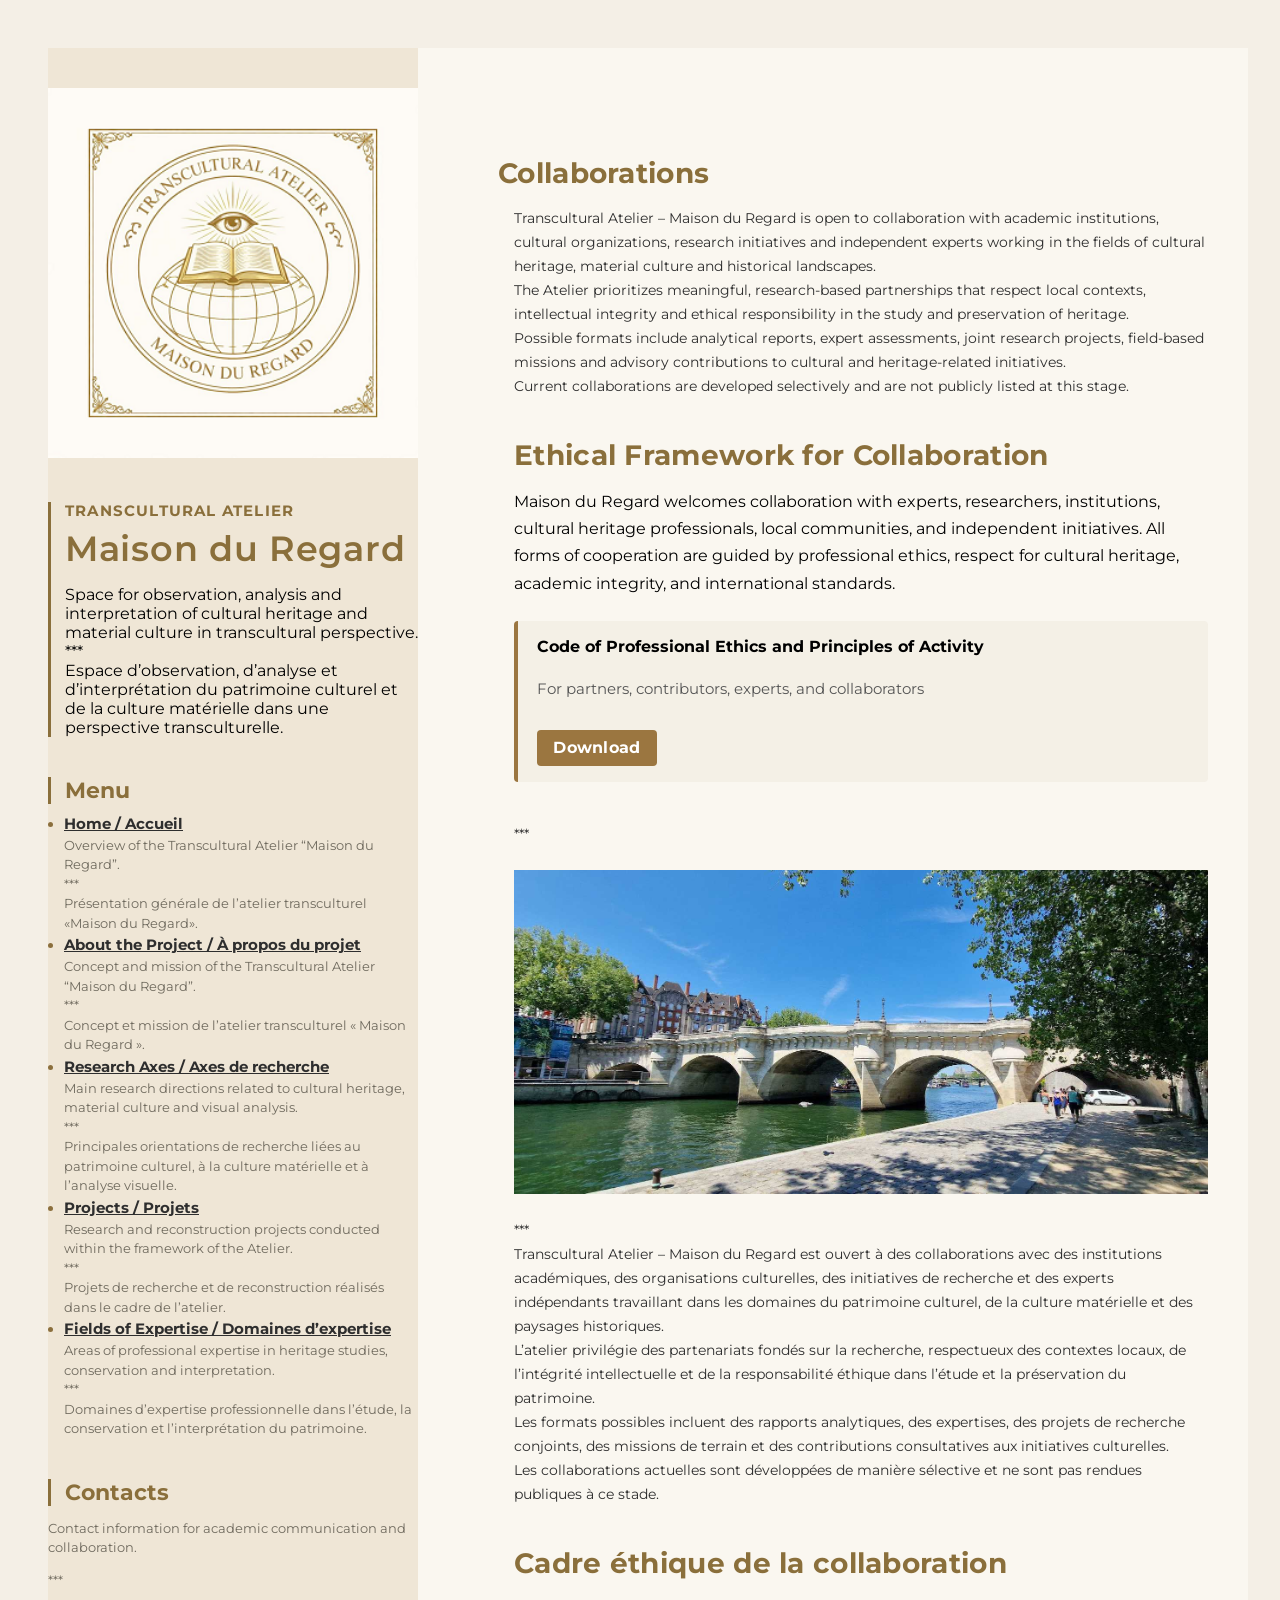
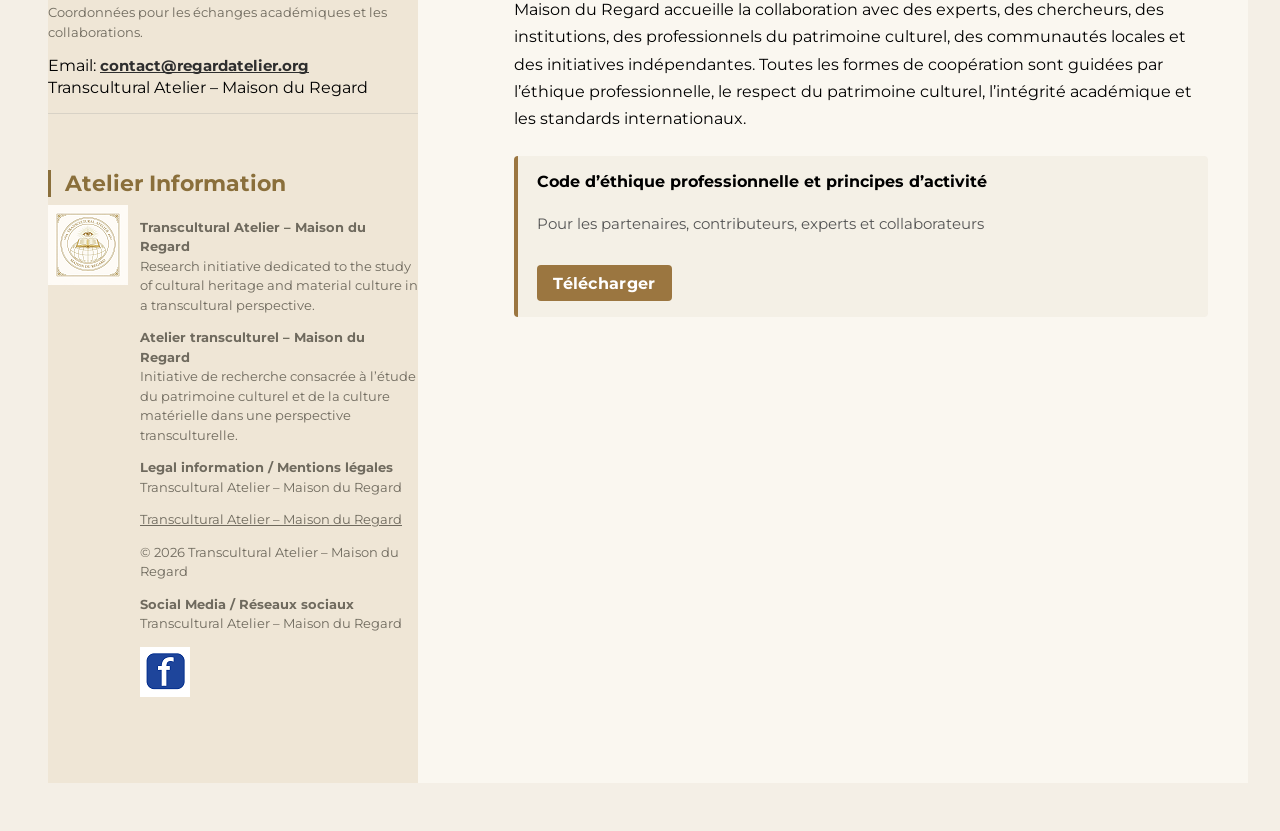
<file: collaborations.html>
<!DOCTYPE html>
<html lang="en">
  <head>
    <!-- Google tag (gtag.js) -->
<script async src="https://www.googletagmanager.com/gtag/js?id=G-M5W3LM66CL"></script>
<script>
  window.dataLayer = window.dataLayer || [];
  function gtag(){dataLayer.push(arguments);}
  gtag('js', new Date());

  gtag('config', 'G-M5W3LM66CL');
</script>
    <!-- Clarity -->
    <script type="text/javascript">
    (function(c,l,a,r,i,t,y){
        c[a]=c[a]||function(){(c[a].q=c[a].q||[]).push(arguments)};
        t=l.createElement(r);t.async=1;t.src="https://www.clarity.ms/tag/"+i;
        y=l.getElementsByTagName(r)[0];y.parentNode.insertBefore(t,y);
    })(window, document, "clarity", "script", "xoc2nffbml");
</script>
    <link rel="icon" href="img/favicon.png" sizes="32x32">
<link rel="icon" href="img/favicon.png" sizes="192x192">
<link rel="apple-touch-icon" href="img/favicon.png">
    <meta charset="UTF-8" />
    <meta name="viewport" content="width=device-width, initial-scale=1.0" />

<title>Collaborations - Transcultural Atelier · Maison du Regard</title>

<meta name="description" content="Collaborations of Transcultural Atelier – Maison du Regard with experts, researchers, institutions, cultural heritage professionals, local communities, and independent initiatives in the fields of cultural heritage, material culture, conservation, and transcultural research.">

<meta name="keywords" content="Maison du Regard, Transcultural Atelier, collaborations, collaboration, coopération, partenariats, cultural heritage, patrimoine culturel, material culture, culture matérielle, archaeology, archéologie, conservation, restoration, restauration, heritage professionals, professionnels du patrimoine, expert collaboration, collaboration d’experts, academic collaboration, collaboration académique, institutional partnerships, partenariats institutionnels, heritage documentation, documentation du patrimoine, cultural heritage projects, projets patrimoniaux, transcultural research, recherche transculturelle, museum studies, études muséales, cultural landscapes, paysages culturels, local communities, communautés locales">

<meta name="author" content="Transcultural Atelier – Maison du Regard">

<meta name="robots" content="index, follow">

<link rel="canonical" href="https://regardatelier.org/collaborations.html">

<meta property="og:title" content="Collaborations - Maison du Regard">
<meta property="og:description" content="Maison du Regard develops collaborations with experts, researchers, institutions, cultural heritage professionals, local communities, and independent initiatives.">
<meta property="og:type" content="website">
<meta property="og:url" content="https://regardatelier.org/collaborations.html">
<meta property="og:image" content="https://regardatelier.org/img/embl.png">
<meta property="og:site_name" content="Maison du Regard">

<meta name="twitter:card" content="summary_large_image">
<meta name="twitter:title" content="Collaborations - Maison du Regard">
<meta name="twitter:description" content="Collaborations with experts, researchers, institutions, heritage professionals, local communities, and independent initiatives.">
<meta name="twitter:image" content="https://regardatelier.org/img/embl.png">
    
    
    <link rel="preconnect" href="https://fonts.googleapis.com" />
    <link rel="preconnect" href="https://fonts.gstatic.com" crossorigin />
    <link
      href="https://fonts.googleapis.com/css2?family=Montserrat:wght@100..900&display=swap"
      rel="stylesheet"
    />

    <link rel="stylesheet" href="css/styles.css" />
    
    <!-- Schema.org: Collaborations -->
<script type="application/ld+json">
{
  "@context": "https://schema.org",
  "@graph": [
    {
      "@type": "CollectionPage",
      "@id": "https://regardatelier.org/collaborations.html#webpage",
      "url": "https://regardatelier.org/collaborations.html",
      "name": "Collaborations",
      "description": "Maison du Regard welcomes research-based collaborations with academic institutions, museums, cultural organisations, independent experts and local communities engaged in cultural heritage, material culture and historical landscapes. Current collaborations are developed selectively and are not publicly listed at this stage.",
      "inLanguage": [
        "en",
        "fr"
      ],
      "isPartOf": {
        "@id": "https://regardatelier.org/#website"
      },
      "about": {
        "@id": "https://regardatelier.org/#organization"
      },
      "mainEntity": {
        "@id": "https://regardatelier.org/collaborations.html#collaboration"
      },
      "breadcrumb": {
        "@id": "https://regardatelier.org/collaborations.html#breadcrumb"
      }
    },

    {
      "@type": "DefinedTerm",
      "@id": "https://regardatelier.org/collaborations.html#collaboration",
      "name": "Research Collaboration",
      "alternateName": "Collaboration",
      "description": "Research partnerships with universities, museums, cultural organisations, heritage professionals, independent experts and local communities based on professional ethics, academic integrity and international standards."
    },

    {
      "@type": "CreativeWork",
      "@id": "https://regardatelier.org/collaborations.html#ethical-framework",
      "name": "Ethical Framework for Collaboration",
      "description": "Framework describing the ethical principles governing collaboration within Maison du Regard.",
      "url": "https://drive.google.com/file/d/1AQz05p-FOQAyrTncIVpr22EYaEnFPvwW/view",
      "isPartOf": {
        "@id": "https://regardatelier.org/collaborations.html#webpage"
      }
    },

    {
      "@type": "CreativeWork",
      "@id": "https://regardatelier.org/collaborations.html#professional-ethics",
      "name": "Code of Professional Ethics and Principles of Activity",
      "description": "Professional code establishing ethical principles, responsibilities and standards for partners, contributors, experts and collaborators of Maison du Regard.",
      "url": "https://drive.google.com/file/d/1AQz05p-FOQAyrTncIVpr22EYaEnFPvwW/view",
      "inLanguage": "en",
      "isPartOf": {
        "@id": "https://regardatelier.org/collaborations.html#webpage"
      },
      "workTranslation": {
        "@id": "https://regardatelier.org/collaborations.html#professional-ethics-fr"
      }
    },

    {
      "@type": "CreativeWork",
      "@id": "https://regardatelier.org/collaborations.html#professional-ethics-fr",
      "name": "Code d’éthique professionnelle et principes d’activité",
      "description": "Version française du code définissant l’éthique professionnelle, les responsabilités et les principes d’activité applicables aux partenaires, collaborateurs et experts de Maison du Regard.",
      "url": "https://drive.google.com/file/d/1UCse-5CT3Sx3XoP05FG1aOEDd0fpoAdw/view?usp=drive_link",
      "inLanguage": "fr",
      "isPartOf": {
        "@id": "https://regardatelier.org/collaborations.html#webpage"
      },
      "translationOfWork": {
        "@id": "https://regardatelier.org/collaborations.html#professional-ethics"
      }
    },

    {
      "@type": "BreadcrumbList",
      "@id": "https://regardatelier.org/collaborations.html#breadcrumb",
      "itemListElement": [
        {
          "@type": "ListItem",
          "position": 1,
          "name": "Maison du Regard",
          "item": "https://regardatelier.org/"
        },
        {
          "@type": "ListItem",
          "position": 2,
          "name": "Collaborations",
          "item": "https://regardatelier.org/collaborations.html"
        }
      ]
    }
  ]
}
</script>
  </head>
  <body>
    <!--Wrapper-->
    <div class="wrapper">
      <!--Mein content-->
      <div class="meincontent">
        <!--collaborations-->
        <div class="work-experience-cont">
   <h3 class="about-title">Collaborations</h3>

  <div class="work-experience-duties-list">

    <div class="work-experience-duties-item">
      Transcultural Atelier – Maison du Regard is open to collaboration with academic institutions, cultural organizations, research initiatives and independent experts working in the fields of cultural heritage, material culture and historical landscapes.
    </div>

    <div class="work-experience-duties-item">
      The Atelier prioritizes meaningful, research-based partnerships that respect local contexts, intellectual integrity and ethical responsibility in the study and preservation of heritage.
    </div>

    <div class="work-experience-duties-item">
      Possible formats include analytical reports, expert assessments, joint research projects, field-based missions and advisory contributions to cultural and heritage-related initiatives.
    </div>

    <div class="work-experience-duties-item">
      Current collaborations are developed selectively and are not publicly listed at this stage.
    </div>
    
    <section class="document-links">
  <h2 class="about-title">Ethical Framework for Collaboration</h2>

  <p>
    Maison du Regard welcomes collaboration with experts, researchers, institutions,
    cultural heritage professionals, local communities, and independent initiatives.
    All forms of cooperation are guided by professional ethics, respect for cultural heritage,
    academic integrity, and international standards.
  </p>

  <ul class="my-projects-list">
    <li>
      <strong>Code of Professional Ethics and Principles of Activity</strong><br>
      <span>For partners, contributors, experts, and collaborators</span><br>
      <a href="https://drive.google.com/file/d/1AQz05p-FOQAyrTncIVpr22EYaEnFPvwW/view?usp=drive_link"
         target="_blank"
         rel="noopener noreferrer">
        Download
      </a>
    </li>
  </ul>
</section>

    <div class="work-experience-duties-item">
      ***
    </div>
    <div class="resource-image-block">
  <img src="img/collaboration_1.jpg" alt="Field work" class="resource-image">
</div>
    <div class="work-experience-duties-item">
      ***
    </div>

    <div class="work-experience-duties-item">
      Transcultural Atelier – Maison du Regard est ouvert à des collaborations avec des institutions académiques, des organisations culturelles, des initiatives de recherche et des experts indépendants travaillant dans les domaines du patrimoine culturel, de la culture matérielle et des paysages historiques.
    </div>

    <div class="work-experience-duties-item">
      L’atelier privilégie des partenariats fondés sur la recherche, respectueux des contextes locaux, de l’intégrité intellectuelle et de la responsabilité éthique dans l’étude et la préservation du patrimoine.
    </div>

    <div class="work-experience-duties-item">
      Les formats possibles incluent des rapports analytiques, des expertises, des projets de recherche conjoints, des missions de terrain et des contributions consultatives aux initiatives culturelles.
    </div>

    <div class="work-experience-duties-item">
      Les collaborations actuelles sont développées de manière sélective et ne sont pas rendues publiques à ce stade.
    </div>

    <section class="document-links">
  <h2 class="about-title">Cadre éthique de la collaboration</h2>

  <p>
    Maison du Regard accueille la collaboration avec des experts, des chercheurs,
    des institutions, des professionnels du patrimoine culturel, des communautés locales
    et des initiatives indépendantes. Toutes les formes de coopération sont guidées
    par l’éthique professionnelle, le respect du patrimoine culturel, l’intégrité académique
    et les standards internationaux.
  </p>

  <ul class="my-projects-list">
    <li>
      <strong>Code d’éthique professionnelle et principes d’activité</strong><br>
      <span>Pour les partenaires, contributeurs, experts et collaborateurs</span><br>
      <a href="https://drive.google.com/file/d/1UCse-5CT3Sx3XoP05FG1aOEDd0fpoAdw/view?usp=drive_link"
         target="_blank"
         rel="noopener noreferrer">
        Télécharger
      </a>
    </li>
  </ul>
</section>

  </div>
</div>
      </div>

      <!--Sidebar-->
      <aside class="sidebar">
        <img src="img/embl.png" alt="emblem" width="370" />
        <div class="sidebar-content"> 
          </div>
           <!--My info-->
        <div class="my-info">
          <h2 class="my-profession">Transcultural Atelier</h2>
          <h1 class="my-name">Maison du Regard</h1>
          <p class="my-descr">
           <div> Space for observation, analysis and interpretation of cultural
            heritage and material culture in transcultural perspective.</div>
            <div>***</div>
            <div>Espace d’observation, d’analyse et d’interprétation du patrimoine culturel et de la culture matérielle dans une perspective transculturelle.</div>
          </p>
        </div>
 <!--My Projects-->
        <div class="my-projects-cont">
          <h3 class="my-projects-title">Menu</h3>
          <ul class="my-projects-list">
             <li class="my-projects-item">
  <a class="my-projects-link" href="index.html">
    Home / Accueil
  </a>
  <div class="my-projects-item-tech">
    <div>Overview of the Transcultural Atelier “Maison du Regard”.</div>
    <div>***</div>
    <div>Présentation générale de l’atelier transculturel «Maison du Regard».</div>
  </div>
</li>
            <li class="my-projects-item">
              <a
                class="my-projects-link"
                href="about.html"
                >About the Project / À propos du projet</a
              >
              <span class="my-projects-item-tech"
                >
                <div>Concept and mission of the Transcultural Atelier &ldquo;Maison du Regard&rdquo;.</div>
<div>***</div>
<div>Concept et mission de l&rsquo;atelier transculturel &laquo; Maison du Regard &raquo;.</div></span
              >
            </li>
            <li class="my-projects-item">
              <a
                class="my-projects-link"
                href="Research.html"
                >Research Axes / Axes de recherche</a>
              <span class="my-projects-item-tech"
                > 
                <div>Main research directions related to cultural heritage, material culture and visual analysis.</div>
                <div>***</div>
                <div>Principales orientations de recherche liées au patrimoine culturel, à la culture matérielle et à l’analyse visuelle.</div>
                </span
              >
            </li>
            <li class="my-projects-item">
              <a
                class="my-projects-link"
                href="projects.html"
                target="_blank"
                >Projects / Projets</a
              >
              <span class="my-projects-item-tech"
                >
                <div>Research and reconstruction projects conducted within the framework of the Atelier.</div>
                <div>***</div>
                <div>Projets de recherche et de reconstruction réalisés dans le cadre de l’atelier.</div>
               </span
              >
            </li>
<li class="my-projects-item">
              <a
                class="my-projects-link"
                href="fields.html"
                >Fields of Expertise / Domaines d’expertise</a
              >
              <span class="my-projects-item-tech"
                >
               <div>Areas of professional expertise in heritage studies, conservation and interpretation.</div>
               <div>***</div>
               <div>Domaines d’expertise professionnelle dans l’étude, la conservation et l’interprétation du patrimoine.</div>
</span
              >
            </li>
 </ul>
        </div>
<!--My contacts-->
        <div class="contacs-cont">

  <h3 class="contacs-title">Contacts</h3>

  <div class="contacts-description">
    <p>Contact information for academic communication and collaboration.</p>
    <p>***</p>
    <p>Coordonnées pour les échanges académiques et les collaborations.</p>
  </div>
  Email: 
<a class="contacs-link" href="mailto:ateliermaisondure@gmail.com">
contact@regardatelier.org
</a><br>
<span class="email-label">
Transcultural Atelier – Maison du Regard
</span>

<!--footer-->
  <div class="footer-divider"></div>
  <div class="footer-block">

    <h4 class="footer-heading">Atelier Information</h4>

    <div class="footer-brand">

      <img src="img/embl_f.png" alt="Maison du Regard emblem" class="footer-logo">

      <div class="footer-text">

        <p>
          <strong>Transcultural Atelier – Maison du Regard</strong><br>
          Research initiative dedicated to the study of cultural heritage and material culture in a transcultural perspective.
        </p>

        <p>
          <strong>Atelier transculturel – Maison du Regard</strong><br>
          Initiative de recherche consacrée à l’étude du patrimoine culturel et de la culture matérielle dans une perspective transculturelle.
        </p>

        <p>
          <strong>Legal information / Mentions légales</strong><br>
          Transcultural Atelier – Maison du Regard
        </p>

        <p>
          <div class="footer-contacts a"><a href="mailto:contact@regardatelier.org">Transcultural Atelier – Maison du Regard</a></div> 
        </p>

        <p>
          © 2026 Transcultural Atelier – Maison du Regard
        </p>
<!-- Social Media -->
        <p>
          <strong>Social Media / Réseaux sociaux</strong><br>
          Transcultural Atelier – Maison du Regard
        </p>
        <a class="my-projects-link" href="https://www.facebook.com/profile.php?id=61591721396728"
   target="_blank"
   rel="noopener noreferrer"
   aria-label="Maison du Regard on Facebook">
    <img src="img/facebook_logo_icon.png"
         alt="Facebook"
         width="50"
         height="50">
</a>
      </div>

    </div>

  </div>

</div>
</div>

            </ul>
          </div>
        </div>
      </aside>
    </div>
  </body>
</html>
</file>
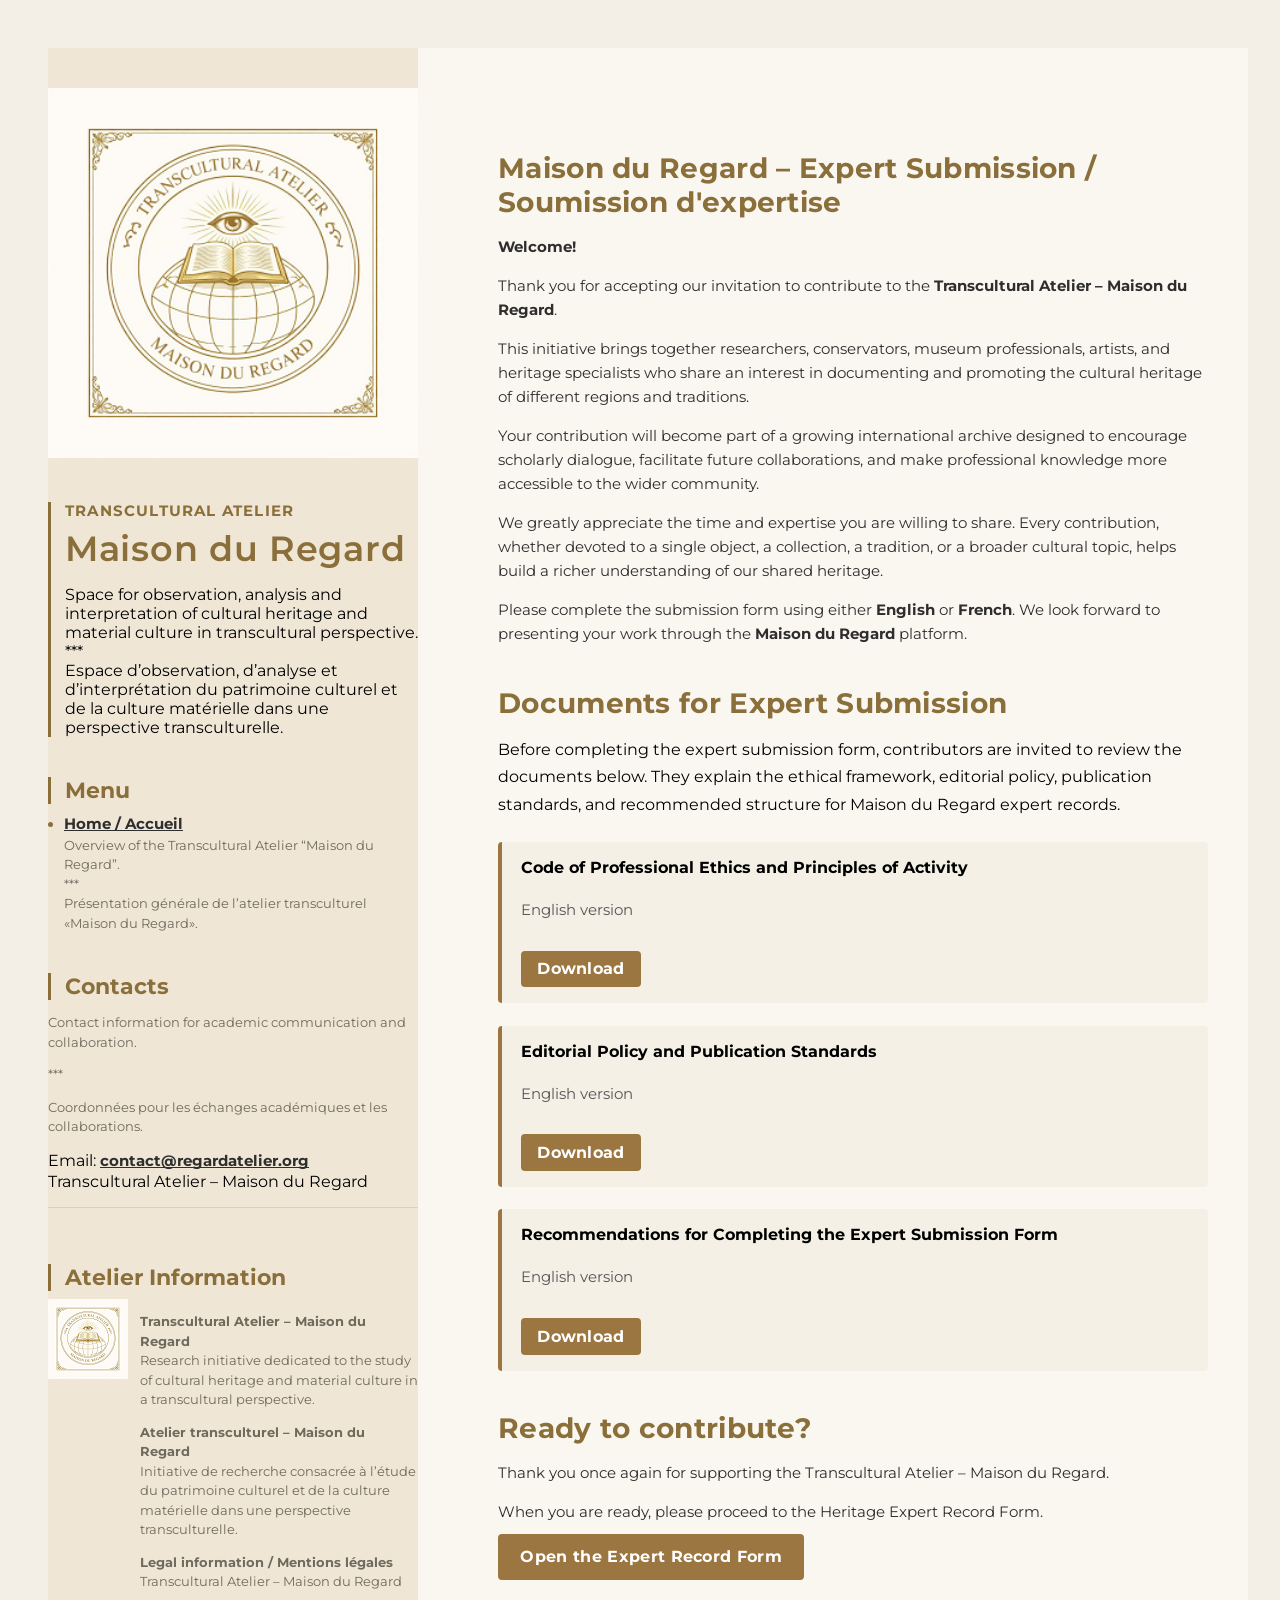
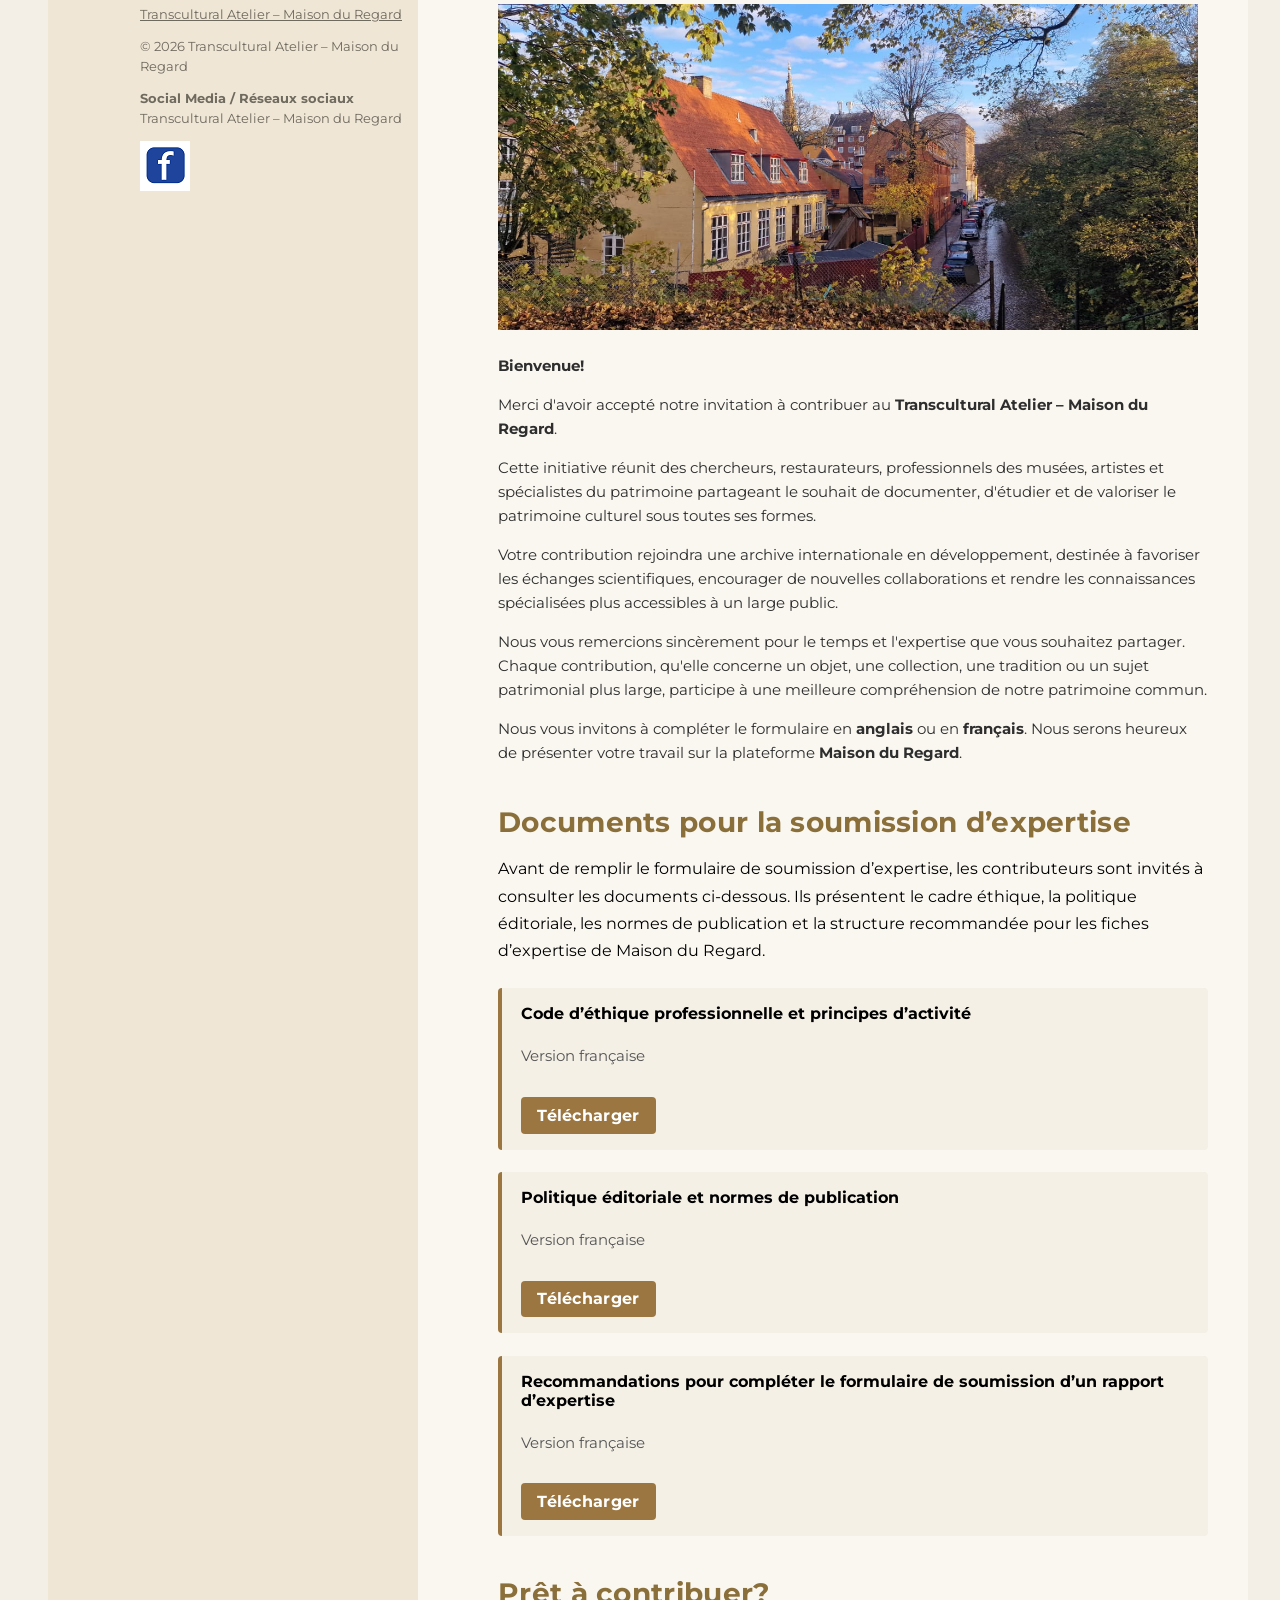
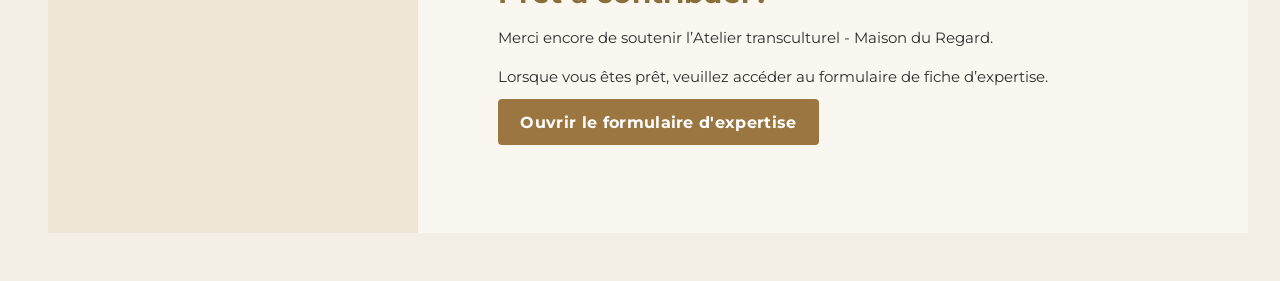
<file: expert-submission.html>
<!DOCTYPE html>
<html lang="en">
  <head>
    <!-- Google tag (gtag.js) -->
<script async src="https://www.googletagmanager.com/gtag/js?id=G-M5W3LM66CL"></script>
<script>
  window.dataLayer = window.dataLayer || [];
  function gtag(){dataLayer.push(arguments);}
  gtag('js', new Date());

  gtag('config', 'G-M5W3LM66CL');
</script>
    <!-- Clarity -->
    <script type="text/javascript">
    (function(c,l,a,r,i,t,y){
        c[a]=c[a]||function(){(c[a].q=c[a].q||[]).push(arguments)};
        t=l.createElement(r);t.async=1;t.src="https://www.clarity.ms/tag/"+i;
        y=l.getElementsByTagName(r)[0];y.parentNode.insertBefore(t,y);
    })(window, document, "clarity", "script", "xoc2nffbml");
</script>
    <link rel="icon" href="img/favicon.png" sizes="32x32">
<link rel="icon" href="img/favicon.png" sizes="192x192">
<link rel="apple-touch-icon" href="img/favicon.png">
    <meta charset="UTF-8" />
    <meta name="viewport" content="width=device-width, initial-scale=1.0" />

<title>Expert Submission - Transcultural Atelier · Maison du Regard</title>

<meta name="description" content="Expert submission page of Transcultural Atelier – Maison du Regard, providing contributors with access to the expert submission form, professional guidelines, ethical framework, and editorial documentation.">

<meta name="keywords" content="Maison du Regard, Transcultural Atelier, expert submission, expert form, heritage expert record, expert contribution, cultural heritage, patrimoine culturel, material culture, culture matérielle, heritage documentation, documentation du patrimoine, expert assessment, expertise patrimoniale, editorial policy, professional ethics, code of ethics">

<meta name="author" content="Transcultural Atelier – Maison du Regard">

<meta name="robots" content="noindex, nofollow, noarchive">

<link rel="canonical" href="https://regardatelier.org/expert-submission.html">

<meta property="og:title" content="Expert Submission - Maison du Regard">
<meta property="og:description" content="Expert submission page for contributors to Maison du Regard, including the submission form, ethical framework, editorial policy, and professional guidelines.">
<meta property="og:type" content="website">
<meta property="og:url" content="https://regardatelier.org/expert-submission.html">
<meta property="og:image" content="https://regardatelier.org/img/embl.png">
<meta property="og:site_name" content="Maison du Regard">

<meta name="twitter:card" content="summary_large_image">
<meta name="twitter:title" content="Expert Submission - Maison du Regard">
<meta name="twitter:description" content="Expert submission page for contributors to Maison du Regard.">
<meta name="twitter:image" content="https://regardatelier.org/img/embl.png">
    <link rel="preconnect" href="https://fonts.googleapis.com" />
    <link rel="preconnect" href="https://fonts.gstatic.com" crossorigin />
    <link
      href="https://fonts.googleapis.com/css2?family=Montserrat:wght@100..900&display=swap"
      rel="stylesheet"
    />

    <link rel="stylesheet" href="css/styles.css" />
    
    <!-- Schema.org: Expert Submission / Soumission d’expertise -->
<script type="application/ld+json">
{
  "@context": "https://schema.org",
  "@graph": [
    {
      "@type": "CollectionPage",
      "@id": "https://regardatelier.org/expert-submission.html#webpage",
      "url": "https://regardatelier.org/expert-submission.html",
      "name": "Maison du Regard – Expert Submission / Soumission d’expertise",
      "description": "A bilingual submission page for invited researchers, conservators, museum professionals, artists and heritage specialists contributing expert records to the Transcultural Atelier – Maison du Regard.",
      "inLanguage": [
        "en",
        "fr"
      ],
      "isPartOf": {
        "@id": "https://regardatelier.org/#website"
      },
      "about": {
        "@id": "https://regardatelier.org/#organization"
      },
      "mainEntity": {
        "@id": "https://regardatelier.org/expert-submission.html#submission-entry-point"
      },
      "hasPart": [
        {
          "@id": "https://regardatelier.org/expert-submission.html#ethics-code-en"
        },
        {
          "@id": "https://regardatelier.org/expert-submission.html#ethics-code-fr"
        },
        {
          "@id": "https://regardatelier.org/expert-submission.html#editorial-policy-en"
        },
        {
          "@id": "https://regardatelier.org/expert-submission.html#editorial-policy-fr"
        },
        {
          "@id": "https://regardatelier.org/expert-submission.html#recommendations-en"
        },
        {
          "@id": "https://regardatelier.org/expert-submission.html#recommendations-fr"
        },
        {
          "@id": "https://regardatelier.org/expert-submission.html#expert-record-form"
        }
      ],
      "audience": [
        {
          "@type": "Audience",
          "name": "Researchers"
        },
        {
          "@type": "Audience",
          "name": "Conservators"
        },
        {
          "@type": "Audience",
          "name": "Museum professionals"
        },
        {
          "@type": "Audience",
          "name": "Artists"
        },
        {
          "@type": "Audience",
          "name": "Cultural heritage specialists"
        }
      ],
      "breadcrumb": {
        "@id": "https://regardatelier.org/expert-submission.html#breadcrumb"
      }
    },

    {
      "@type": "EntryPoint",
      "@id": "https://regardatelier.org/expert-submission.html#submission-entry-point",
      "name": "Expert Submission / Soumission d’expertise",
      "description": "Entry point for invited experts contributing professional cultural heritage records to the Transcultural Atelier – Maison du Regard.",
      "url": "https://regardatelier.org/expert-submission.html",
      "inLanguage": [
        "en",
        "fr"
      ]
    },

    {
      "@type": "CreativeWork",
      "@id": "https://regardatelier.org/expert-submission.html#ethics-code-en",
      "name": "Code of Professional Ethics and Principles of Activity",
      "description": "English-language code defining the professional ethics, responsibilities and principles of activity applied within the Transcultural Atelier – Maison du Regard.",
      "url": "https://drive.google.com/file/d/1AQz05p-FOQAyrTncIVpr22EYaEnFPvwW/view?usp=drive_link",
      "inLanguage": "en",
      "isPartOf": {
        "@id": "https://regardatelier.org/expert-submission.html#webpage"
      },
      "workTranslation": {
        "@id": "https://regardatelier.org/expert-submission.html#ethics-code-fr"
      }
    },

    {
      "@type": "CreativeWork",
      "@id": "https://regardatelier.org/expert-submission.html#ethics-code-fr",
      "name": "Code d’éthique professionnelle et principes d’activité",
      "description": "Version française du code définissant l’éthique professionnelle, les responsabilités et les principes d’activité du Transcultural Atelier – Maison du Regard.",
      "url": "https://drive.google.com/file/d/1UCse-5CT3Sx3XoP05FG1aOEDd0fpoAdw/view?usp=drive_link",
      "inLanguage": "fr",
      "isPartOf": {
        "@id": "https://regardatelier.org/expert-submission.html#webpage"
      },
      "translationOfWork": {
        "@id": "https://regardatelier.org/expert-submission.html#ethics-code-en"
      }
    },

    {
      "@type": "CreativeWork",
      "@id": "https://regardatelier.org/expert-submission.html#editorial-policy-en",
      "name": "Editorial Policy and Publication Standards",
      "description": "English-language document outlining the editorial policy, publication standards and professional requirements for expert records published by Maison du Regard.",
      "url": "https://drive.google.com/file/d/1gcSwj7BQULqhzoNBXoGcSDSTF43FYY8V/view?usp=drive_link",
      "inLanguage": "en",
      "isPartOf": {
        "@id": "https://regardatelier.org/expert-submission.html#webpage"
      },
      "workTranslation": {
        "@id": "https://regardatelier.org/expert-submission.html#editorial-policy-fr"
      }
    },

    {
      "@type": "CreativeWork",
      "@id": "https://regardatelier.org/expert-submission.html#editorial-policy-fr",
      "name": "Politique éditoriale et normes de publication",
      "description": "Document en français présentant la politique éditoriale, les normes de publication et les exigences professionnelles applicables aux rapports d’expertise publiés par Maison du Regard.",
      "url": "https://drive.google.com/file/d/1-4UvECuyakTCplHUdiNqOwLfaiWsfmu4/view?usp=drive_link",
      "inLanguage": "fr",
      "isPartOf": {
        "@id": "https://regardatelier.org/expert-submission.html#webpage"
      },
      "translationOfWork": {
        "@id": "https://regardatelier.org/expert-submission.html#editorial-policy-en"
      }
    },

    {
      "@type": "CreativeWork",
      "@id": "https://regardatelier.org/expert-submission.html#recommendations-en",
      "name": "Recommendations for Completing the Expert Submission Form",
      "description": "English-language recommendations explaining the structure and preparation of expert records submitted to the Transcultural Atelier – Maison du Regard.",
      "url": "https://drive.google.com/file/d/1eLYlyS9_YGg_uHaK-1elEngVXrjfRZLS/view?usp=drive_link",
      "inLanguage": "en",
      "isPartOf": {
        "@id": "https://regardatelier.org/expert-submission.html#webpage"
      },
      "workTranslation": {
        "@id": "https://regardatelier.org/expert-submission.html#recommendations-fr"
      }
    },

    {
      "@type": "CreativeWork",
      "@id": "https://regardatelier.org/expert-submission.html#recommendations-fr",
      "name": "Recommandations pour compléter le formulaire de soumission d’un rapport d’expertise",
      "description": "Recommandations en français expliquant la structure et la préparation des rapports d’expertise soumis au Transcultural Atelier – Maison du Regard.",
      "url": "https://drive.google.com/file/d/1ow0n52hCde9eJsm0C39VvHzRZCtoz5wh/view?usp=drive_link",
      "inLanguage": "fr",
      "isPartOf": {
        "@id": "https://regardatelier.org/expert-submission.html#webpage"
      },
      "translationOfWork": {
        "@id": "https://regardatelier.org/expert-submission.html#recommendations-en"
      }
    },

    {
      "@type": "WebPageElement",
      "@id": "https://regardatelier.org/expert-submission.html#expert-record-form",
      "name": "Heritage Expert Record Form / Formulaire d’expertise",
      "description": "Bilingual online form for submitting professional expert records concerning cultural heritage objects, collections, traditions, regions and broader cultural topics.",
      "url": "https://docs.google.com/forms/d/e/1FAIpQLSfwa5pUPFyD_os4bTl7BoiTlxxT5z5DXZUEMTXvWbkj21o20Q/viewform?usp=preview",
      "inLanguage": [
        "en",
        "fr"
      ],
      "isPartOf": {
        "@id": "https://regardatelier.org/expert-submission.html#webpage"
      }
    },

    {
      "@type": "BreadcrumbList",
      "@id": "https://regardatelier.org/expert-submission.html#breadcrumb",
      "itemListElement": [
        {
          "@type": "ListItem",
          "position": 1,
          "name": "Maison du Regard",
          "item": "https://regardatelier.org/"
        },
        {
          "@type": "ListItem",
          "position": 2,
          "name": "Expert Submission / Soumission d’expertise",
          "item": "https://regardatelier.org/expert-submission.html"
        }
      ]
    }
  ]
}
</script>
  </head>
  <body>
    <!--Wrapper-->
    <div class="wrapper">
      <!--Mein content-->
      <div class="meincontent">
        <!--About-->

<div class="about-block">
  <h2 class="about-title">Maison du Regard – Expert Submission / Soumission d'expertise</h2>

  <div class="about-section">
    <p class="about-text">
      <strong>Welcome!</strong>
    </p>
    <p class="about-text">Thank you for accepting our invitation to contribute to the <strong>Transcultural Atelier – Maison du Regard</strong>.</p>

<p class="about-text">This initiative brings together researchers, conservators, museum professionals, artists, and heritage specialists who share an interest in documenting and promoting the cultural heritage of different regions and traditions.
</p>
<p class="about-text">Your contribution will become part of a growing international archive designed to encourage scholarly dialogue, facilitate future collaborations, and make professional knowledge more accessible to the wider community.
</p>
<p class="about-text">We greatly appreciate the time and expertise you are willing to share. Every contribution, whether devoted to a single object, a collection, a tradition, or a broader cultural topic, helps build a richer understanding of our shared heritage.
</p>
<p class="about-text">Please complete the submission form using either <strong>English</strong> or <strong>French</strong>. We look forward to presenting your work through the <strong>Maison du Regard </strong>platform.
</p>
  </div>
  <section class="document-links">
  <h2 class="about-title">Documents for Expert Submission</h2>

  <p>
    Before completing the expert submission form, contributors are invited to review
    the documents below. They explain the ethical framework, editorial policy,
    publication standards, and recommended structure for Maison du Regard expert records.
  </p>

  <ul class="my-projects-list">
    <li>
      <strong>Code of Professional Ethics and Principles of Activity</strong><br>
      <span>English version</span><br>
      <a href="https://drive.google.com/file/d/1AQz05p-FOQAyrTncIVpr22EYaEnFPvwW/view?usp=drive_link"
         target="_blank"
         rel="noopener noreferrer">
        Download
      </a>
    </li>

    <li>
      <strong>Editorial Policy and Publication Standards</strong><br>
      <span>English version</span><br>
      <a href="https://drive.google.com/file/d/1gcSwj7BQULqhzoNBXoGcSDSTF43FYY8V/view?usp=drive_link"
         target="_blank"
         rel="noopener noreferrer">
        Download
      </a>
    </li>

    <li>
      <strong>Recommendations for Completing the Expert Submission Form</strong><br>
      <span>English version</span><br>
      <a href="https://drive.google.com/file/d/1eLYlyS9_YGg_uHaK-1elEngVXrjfRZLS/view?usp=drive_link"
         target="_blank"
         rel="noopener noreferrer">
        Download
      </a>
    </li>
  </ul>
</section>

<div class="about-section">
<h2 class="about-title">Ready to contribute?</h2>
 <p class="about-text"> Thank you once again for supporting the Transcultural Atelier – Maison du Regard.
</p>
<p class="about-text">When you are ready, please proceed to the Heritage Expert Record Form.</p>
<a class="submission-button" href="https://docs.google.com/forms/d/e/1FAIpQLSfwa5pUPFyD_os4bTl7BoiTlxxT5z5DXZUEMTXvWbkj21o20Q/viewform?usp=preview" target="_blank" rel="noopener noreferrer">
      Open the Expert Record Form
    </a>
</div>

 <div class="resource-image-block">
  <img src="img/submission.jpeg" alt="Maison du Regard – Expert Submission / Soumission d'expertise" class="resource-image">
</div>
  <div class="about-section">
<p class="about-text">
      <strong>Bienvenue!</strong>
    </p>
    <p class="about-text">Merci d'avoir accepté notre invitation à contribuer au <strong>Transcultural Atelier – Maison du Regard</strong>.
</p>
<p class="about-text">Cette initiative réunit des chercheurs, restaurateurs, professionnels des musées, artistes et spécialistes du patrimoine partageant le souhait de documenter, d'étudier et de valoriser le patrimoine culturel sous toutes ses formes.
</p>
<p class="about-text">Votre contribution rejoindra une archive internationale en développement, destinée à favoriser les échanges scientifiques, encourager de nouvelles collaborations et rendre les connaissances spécialisées plus accessibles à un large public.
</p>
<p class="about-text">Nous vous remercions sincèrement pour le temps et l'expertise que vous souhaitez partager. Chaque contribution, qu'elle concerne un objet, une collection, une tradition ou un sujet patrimonial plus large, participe à une meilleure compréhension de notre patrimoine commun.
</p>
<p class="about-text">Nous vous invitons à compléter le formulaire en <strong>anglais</strong> ou en <strong>français</strong>. Nous serons heureux de présenter votre travail sur la plateforme <strong>Maison du Regard</strong>.
</p>  
    <section class="document-links">
  <h2 class="about-title">Documents pour la soumission d’expertise</h2>

  <p>
    Avant de remplir le formulaire de soumission d’expertise, les contributeurs sont invités
    à consulter les documents ci-dessous. Ils présentent le cadre éthique, la politique
    éditoriale, les normes de publication et la structure recommandée pour les fiches
    d’expertise de Maison du Regard.
  </p>

  <ul class="my-projects-list">
    <li>
      <strong>Code d’éthique professionnelle et principes d’activité</strong><br>
      <span>Version française</span><br>
      <a href="https://drive.google.com/file/d/1UCse-5CT3Sx3XoP05FG1aOEDd0fpoAdw/view?usp=drive_link"
         target="_blank"
         rel="noopener noreferrer">
        Télécharger
      </a>
    </li>

    <li>
      <strong>Politique éditoriale et normes de publication</strong><br>
      <span>Version française</span><br>
      <a href="https://drive.google.com/file/d/1-4UvECuyakTCplHUdiNqOwLfaiWsfmu4/view?usp=drive_link"
         target="_blank"
         rel="noopener noreferrer">
        Télécharger
      </a>
    </li>

    <li>
      <strong>Recommandations pour compléter le formulaire de soumission d’un rapport d’expertise</strong><br>
      <span>Version française</span><br>
      <a href="https://drive.google.com/file/d/1ow0n52hCde9eJsm0C39VvHzRZCtoz5wh/view?usp=drive_link"
         target="_blank"
         rel="noopener noreferrer">
        Télécharger
      </a>
    </li>
  </ul>
</section>
 
</div>
<div class="about-section">
<h2 class="about-title">Prêt à contribuer?</h2>
  <p class="about-text">
Merci encore de soutenir l’Atelier transculturel - Maison du Regard.
  </p>
  <p class="about-text">
Lorsque vous êtes prêt, veuillez accéder au formulaire de fiche d’expertise.
  </p>
  <a class="submission-button" href="https://docs.google.com/forms/d/e/1FAIpQLSfwa5pUPFyD_os4bTl7BoiTlxxT5z5DXZUEMTXvWbkj21o20Q/viewform?usp=preview" target="_blank" rel="noopener noreferrer">
      Ouvrir le formulaire d'expertise
    </a>
</div>

</div>
      </div>

      <!--Sidebar-->
      <aside class="sidebar">
        <img src="img/embl.png" alt="emblem" width="370" />
        <div class="sidebar-content"> 
          </div>
           <!--My info-->
        <div class="my-info">
          <h2 class="my-profession">Transcultural Atelier</h2>
          <h1 class="my-name">Maison du Regard</h1>
          <p class="my-descr">
           <div> Space for observation, analysis and interpretation of cultural
            heritage and material culture in transcultural perspective.</div>
            <div>***</div>
            <div>Espace d’observation, d’analyse et d’interprétation du patrimoine culturel et de la culture matérielle dans une perspective transculturelle.</div>
          </p>
        </div>
 <!--My Projects-->
        <div class="my-projects-cont">
          <h3 class="my-projects-title">Menu</h3>
          <ul class="my-projects-list">
       <li class="my-projects-item">
  <a class="my-projects-link" href="index.html">
    Home / Accueil
  </a>
  <div class="my-projects-item-tech">
    <div>Overview of the Transcultural Atelier “Maison du Regard”.</div>
    <div>***</div>
    <div>Présentation générale de l’atelier transculturel «Maison du Regard».</div>
  </div>
</li>
            </ul>
        </div>
<!--My contacts-->
        <div class="contacs-cont">

  <h3 class="contacs-title">Contacts</h3>

  <div class="contacts-description">
    <p>Contact information for academic communication and collaboration.</p>
    <p>***</p>
    <p>Coordonnées pour les échanges académiques et les collaborations.</p>
  </div>
  Email: 
<a class="contacs-link" href="mailto:ateliermaisondure@gmail.com">
contact@regardatelier.org
</a><br>
<span class="email-label">
Transcultural Atelier – Maison du Regard
</span>

<!--footer-->
  <div class="footer-divider"></div>
  <div class="footer-block">

    <h4 class="footer-heading">Atelier Information</h4>

    <div class="footer-brand">

      <img src="img/embl_f.png" alt="Maison du Regard emblem" class="footer-logo">

      <div class="footer-text">

        <p>
          <strong>Transcultural Atelier – Maison du Regard</strong><br>
          Research initiative dedicated to the study of cultural heritage and material culture in a transcultural perspective.
        </p>

        <p>
          <strong>Atelier transculturel – Maison du Regard</strong><br>
          Initiative de recherche consacrée à l’étude du patrimoine culturel et de la culture matérielle dans une perspective transculturelle.
        </p>

        <p>
          <strong>Legal information / Mentions légales</strong><br>
          Transcultural Atelier – Maison du Regard
        </p>

        <p>
          <div class="footer-contacts a"><a href="mailto:contact@regardatelier.org">Transcultural Atelier – Maison du Regard</a></div> 
        </p>

        <p>
          © 2026 Transcultural Atelier – Maison du Regard
        </p>
<!-- Social Media -->
        <p>
          <strong>Social Media / Réseaux sociaux</strong><br>
          Transcultural Atelier – Maison du Regard
        </p>
        <a class="my-projects-link" href="https://www.facebook.com/profile.php?id=61591721396728"
   target="_blank"
   rel="noopener noreferrer"
   aria-label="Maison du Regard on Facebook">
    <img src="img/facebook_logo_icon.png"
         alt="Facebook"
         width="50"
         height="50">
</a>
      </div>

    </div>

  </div>

</div>
</div>

            </ul>
          </div>
        </div>
      </aside>
    </div>
  </body>
</html>
</file>
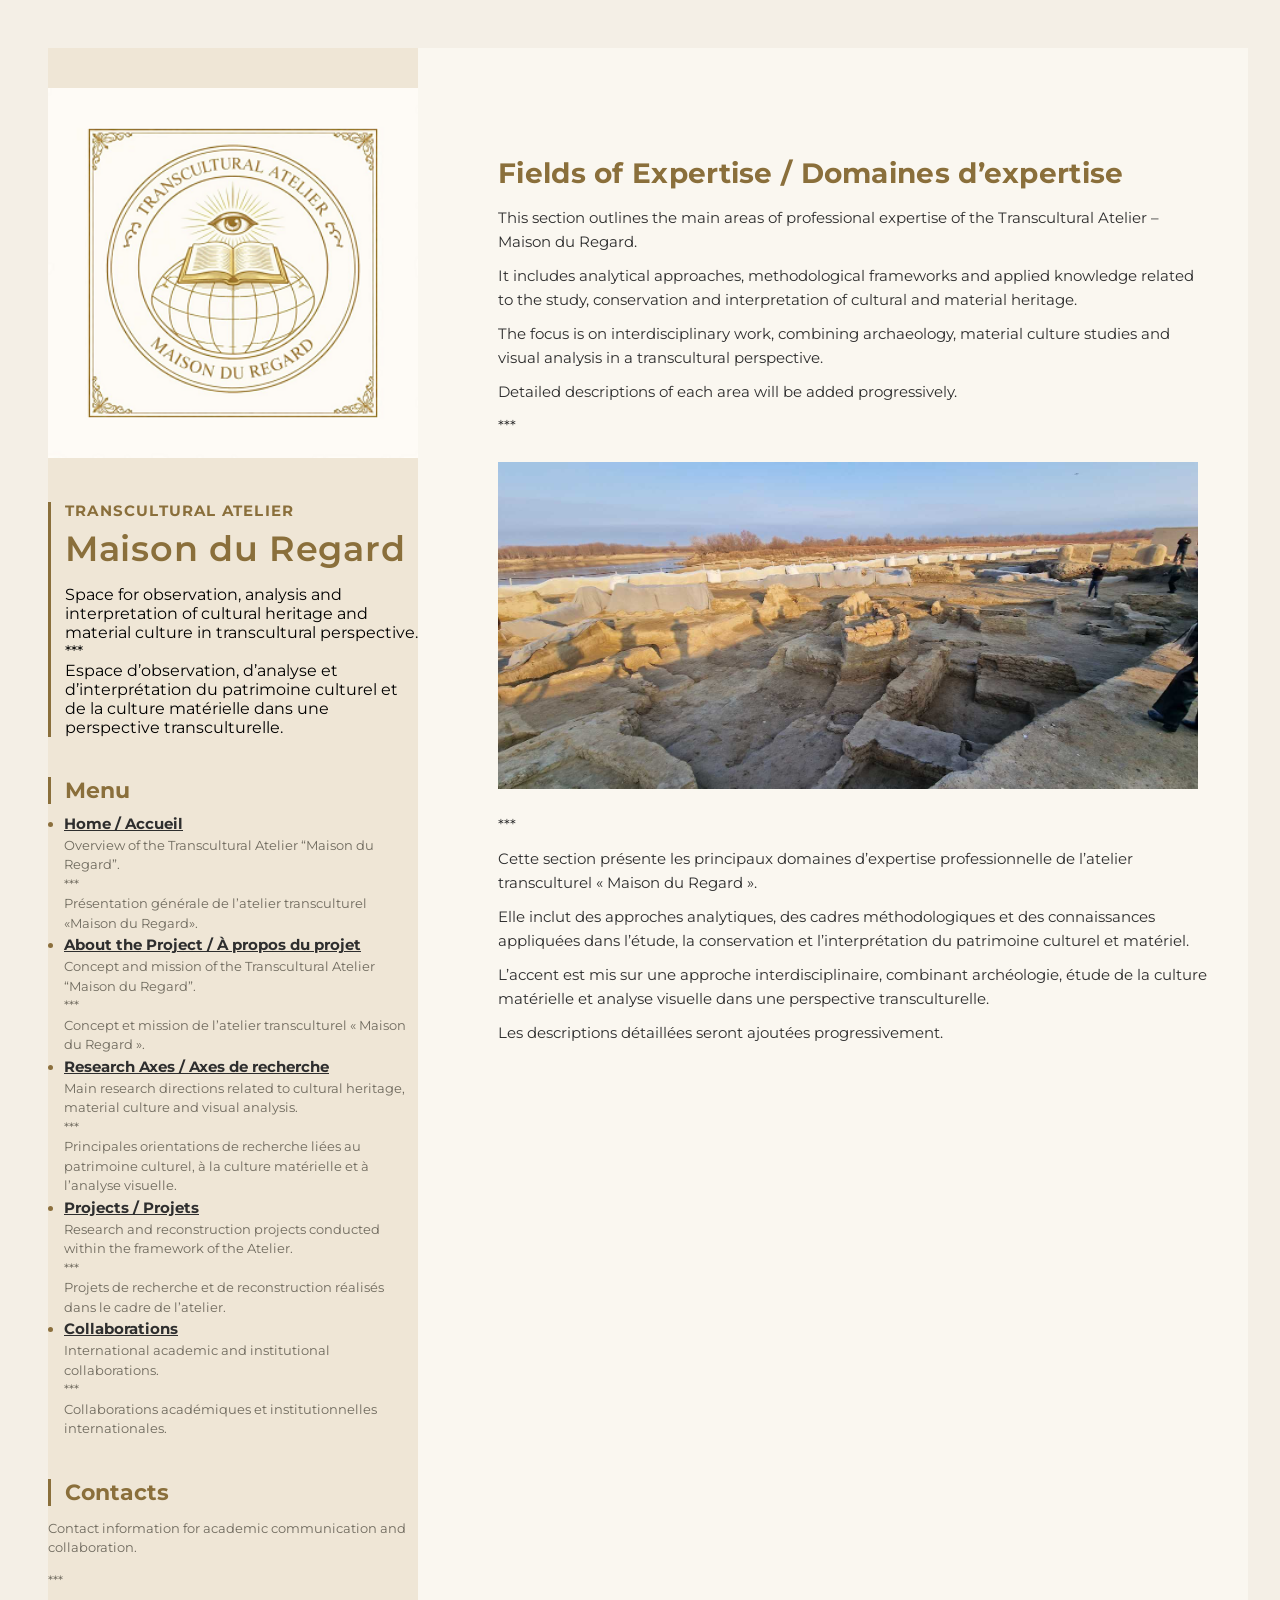
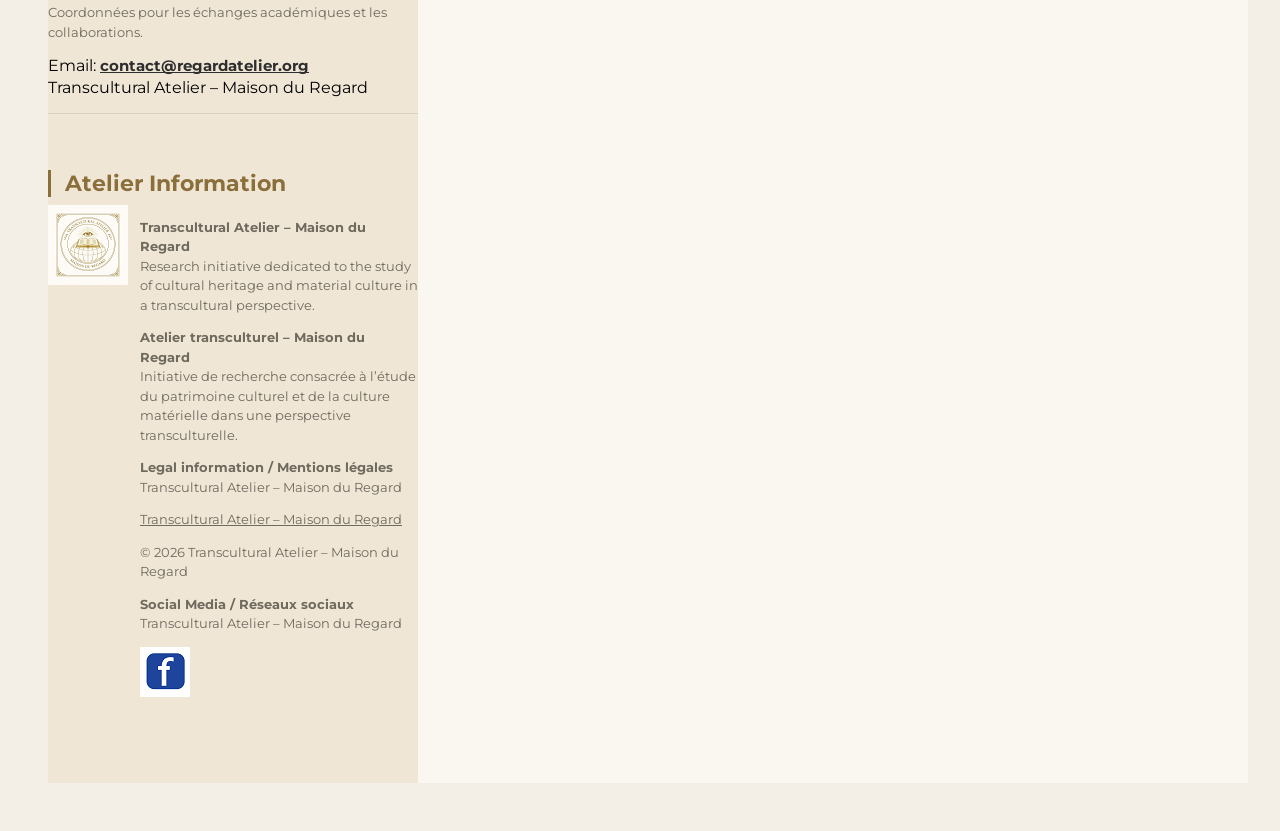
<file: fields.html>
<!DOCTYPE html>
<html lang="en">
  <head>
    <!-- Google tag (gtag.js) -->
<script async src="https://www.googletagmanager.com/gtag/js?id=G-M5W3LM66CL"></script>
<script>
  window.dataLayer = window.dataLayer || [];
  function gtag(){dataLayer.push(arguments);}
  gtag('js', new Date());

  gtag('config', 'G-M5W3LM66CL');
</script>
    <!-- Clarity -->
    <script type="text/javascript">
    (function(c,l,a,r,i,t,y){
        c[a]=c[a]||function(){(c[a].q=c[a].q||[]).push(arguments)};
        t=l.createElement(r);t.async=1;t.src="https://www.clarity.ms/tag/"+i;
        y=l.getElementsByTagName(r)[0];y.parentNode.insertBefore(t,y);
    })(window, document, "clarity", "script", "xoc2nffbml");
</script>
    <link rel="icon" href="img/favicon.png" sizes="32x32">
<link rel="icon" href="img/favicon.png" sizes="192x192">
<link rel="apple-touch-icon" href="img/favicon.png">
    <meta charset="UTF-8" />
   <meta name="viewport" content="width=device-width, initial-scale=1.0" />

<title>Fields of Expertise - Transcultural Atelier · Maison du Regard</title>

<meta name="description" content="Fields of expertise of Transcultural Atelier – Maison du Regard, including cultural heritage, material culture, archaeology, conservation, restoration, museum collections, cultural landscapes, heritage interpretation, and transcultural research.">

<meta name="keywords" content="Maison du Regard, Transcultural Atelier, fields of expertise, domaines d’expertise, cultural heritage, patrimoine culturel, material culture, culture matérielle, archaeology, archéologie, conservation, restoration, restauration, museum collections, collections muséales, historical objects, objets historiques, cultural landscapes, paysages culturels, natural heritage, patrimoine naturel, intangible cultural heritage, patrimoine culturel immatériel, traditional crafts, métiers d’art traditionnels, historical costume, costume historique, textiles, heritage interpretation, interprétation du patrimoine, expert assessment, expertise patrimoniale, heritage documentation, documentation du patrimoine, transcultural research, recherche transculturelle">

<meta name="author" content="Transcultural Atelier – Maison du Regard">

<meta name="robots" content="index, follow">

<link rel="canonical" href="https://regardatelier.org/fields.html">

<meta property="og:title" content="Fields of Expertise - Maison du Regard">
<meta property="og:description" content="Fields of expertise of Maison du Regard: cultural heritage, material culture, conservation, museum collections, cultural landscapes, heritage interpretation, and transcultural research.">
<meta property="og:type" content="website">
<meta property="og:url" content="https://regardatelier.org/fields.html">
<meta property="og:image" content="https://regardatelier.org/img/embl.png">
<meta property="og:site_name" content="Maison du Regard">

<meta name="twitter:card" content="summary_large_image">
<meta name="twitter:title" content="Fields of Expertise - Maison du Regard">
<meta name="twitter:description" content="Fields of expertise in cultural heritage, material culture, conservation, museum collections, cultural landscapes, and transcultural research.">
<meta name="twitter:image" content="https://regardatelier.org/img/embl.png">
    
    <link rel="preconnect" href="https://fonts.googleapis.com" />
    <link rel="preconnect" href="https://fonts.gstatic.com" crossorigin />
    <link
      href="https://fonts.googleapis.com/css2?family=Montserrat:wght@100..900&display=swap"
      rel="stylesheet"
    />

    <link rel="stylesheet" href="css/styles.css" />
    
    <!-- Schema.org: Fields of Expertise / Domaines d’expertise -->
<script type="application/ld+json">
{
  "@context": "https://schema.org",
  "@graph": [
    {
      "@type": "CollectionPage",
      "@id": "https://regardatelier.org/fields.html#webpage",
      "url": "https://regardatelier.org/fields.html",
      "name": "Fields of Expertise / Domaines d’expertise",
      "description": "The main areas of professional expertise of the Transcultural Atelier – Maison du Regard, including analytical approaches, methodological frameworks and applied knowledge related to the study, conservation and interpretation of cultural and material heritage.",
      "inLanguage": [
        "en",
        "fr"
      ],
      "isPartOf": {
        "@id": "https://regardatelier.org/#website"
      },
      "about": {
        "@id": "https://regardatelier.org/#organization"
      },
      "mainEntity": {
        "@id": "https://regardatelier.org/fields.html#expertise-fields"
      },
      "breadcrumb": {
        "@id": "https://regardatelier.org/fields.html#breadcrumb"
      }
    },
    {
      "@type": "DefinedTermSet",
      "@id": "https://regardatelier.org/fields.html#expertise-fields",
      "url": "https://regardatelier.org/fields.html",
      "name": "Fields of Expertise / Domaines d’expertise",
      "description": "A structured vocabulary representing the principal fields of professional expertise, analytical practice and methodological knowledge associated with the Transcultural Atelier – Maison du Regard.",
      "inLanguage": [
        "en",
        "fr"
      ],
      "creator": {
        "@id": "https://regardatelier.org/#organization"
      },
      "isPartOf": {
        "@id": "https://regardatelier.org/fields.html#webpage"
      },
      "hasDefinedTerm": [
        {
          "@id": "https://regardatelier.org/fields.html#archaeology"
        },
        {
          "@id": "https://regardatelier.org/fields.html#archaeological-conservation"
        },
        {
          "@id": "https://regardatelier.org/fields.html#archaeological-textiles"
        },
        {
          "@id": "https://regardatelier.org/fields.html#textile-conservation"
        },
        {
          "@id": "https://regardatelier.org/fields.html#conservation-science"
        },
        {
          "@id": "https://regardatelier.org/fields.html#material-culture-studies"
        },
        {
          "@id": "https://regardatelier.org/fields.html#heritage-documentation"
        },
        {
          "@id": "https://regardatelier.org/fields.html#heritage-interpretation"
        },
        {
          "@id": "https://regardatelier.org/fields.html#museum-collections"
        },
        {
          "@id": "https://regardatelier.org/fields.html#visual-analysis"
        },
        {
          "@id": "https://regardatelier.org/fields.html#scientific-analysis"
        },
        {
          "@id": "https://regardatelier.org/fields.html#silk-road-studies"
        },
        {
          "@id": "https://regardatelier.org/fields.html#transcultural-heritage"
        },
        {
          "@id": "https://regardatelier.org/fields.html#cultural-heritage-conservation"
        },
        {
          "@id": "https://regardatelier.org/fields.html#preventive-conservation"
        }
      ]
    },
    {
      "@type": "DefinedTerm",
      "@id": "https://regardatelier.org/fields.html#archaeology",
      "name": "Archaeology",
      "description": "The interdisciplinary study and interpretation of past societies through their material remains and cultural contexts.",
      "termCode": "archaeology",
      "inDefinedTermSet": {
        "@id": "https://regardatelier.org/fields.html#expertise-fields"
      }
    },
    {
      "@type": "DefinedTerm",
      "@id": "https://regardatelier.org/fields.html#archaeological-conservation",
      "name": "Archaeological Conservation",
      "description": "The examination, stabilization, conservation and long-term preservation of archaeological materials and objects.",
      "termCode": "archaeological-conservation",
      "inDefinedTermSet": {
        "@id": "https://regardatelier.org/fields.html#expertise-fields"
      }
    },
    {
      "@type": "DefinedTerm",
      "@id": "https://regardatelier.org/fields.html#archaeological-textiles",
      "name": "Archaeological Textiles",
      "description": "The identification, analysis, documentation and interpretation of textiles and textile remains recovered from archaeological contexts.",
      "termCode": "archaeological-textiles",
      "inDefinedTermSet": {
        "@id": "https://regardatelier.org/fields.html#expertise-fields"
      }
    },
    {
      "@type": "DefinedTerm",
      "@id": "https://regardatelier.org/fields.html#textile-conservation",
      "name": "Textile Conservation",
      "description": "The examination, treatment, stabilization and preventive preservation of historical and archaeological textiles.",
      "termCode": "textile-conservation",
      "inDefinedTermSet": {
        "@id": "https://regardatelier.org/fields.html#expertise-fields"
      }
    },
    {
      "@type": "DefinedTerm",
      "@id": "https://regardatelier.org/fields.html#conservation-science",
      "name": "Conservation Science",
      "description": "The application of scientific methods and analytical techniques to the investigation and preservation of cultural heritage.",
      "termCode": "conservation-science",
      "inDefinedTermSet": {
        "@id": "https://regardatelier.org/fields.html#expertise-fields"
      }
    },
    {
      "@type": "DefinedTerm",
      "@id": "https://regardatelier.org/fields.html#material-culture-studies",
      "name": "Material Culture Studies",
      "description": "The study of objects, materials and technologies as evidence of cultural practices, identities and social relationships.",
      "termCode": "material-culture-studies",
      "inDefinedTermSet": {
        "@id": "https://regardatelier.org/fields.html#expertise-fields"
      }
    },
    {
      "@type": "DefinedTerm",
      "@id": "https://regardatelier.org/fields.html#heritage-documentation",
      "name": "Heritage Documentation",
      "description": "The systematic recording, description and contextualization of cultural heritage objects, collections, sites and practices.",
      "termCode": "heritage-documentation",
      "inDefinedTermSet": {
        "@id": "https://regardatelier.org/fields.html#expertise-fields"
      }
    },
    {
      "@type": "DefinedTerm",
      "@id": "https://regardatelier.org/fields.html#heritage-interpretation",
      "name": "Heritage Interpretation",
      "description": "The scholarly and public interpretation of cultural heritage through historical, archaeological, visual and transcultural perspectives.",
      "termCode": "heritage-interpretation",
      "inDefinedTermSet": {
        "@id": "https://regardatelier.org/fields.html#expertise-fields"
      }
    },
    {
      "@type": "DefinedTerm",
      "@id": "https://regardatelier.org/fields.html#museum-collections",
      "name": "Museum Collections",
      "description": "The research, documentation, conservation and interpretation of objects and materials preserved in museum collections.",
      "termCode": "museum-collections",
      "inDefinedTermSet": {
        "@id": "https://regardatelier.org/fields.html#expertise-fields"
      }
    },
    {
      "@type": "DefinedTerm",
      "@id": "https://regardatelier.org/fields.html#visual-analysis",
      "name": "Visual Analysis",
      "description": "The critical study of images, forms, symbols and visual structures within their historical and cultural contexts.",
      "termCode": "visual-analysis",
      "inDefinedTermSet": {
        "@id": "https://regardatelier.org/fields.html#expertise-fields"
      }
    },
    {
      "@type": "DefinedTerm",
      "@id": "https://regardatelier.org/fields.html#scientific-analysis",
      "name": "Scientific Analysis",
      "description": "The use of scientific examination and instrumental methods to characterize cultural heritage materials, technologies and conditions.",
      "termCode": "scientific-analysis",
      "inDefinedTermSet": {
        "@id": "https://regardatelier.org/fields.html#expertise-fields"
      }
    },
    {
      "@type": "DefinedTerm",
      "@id": "https://regardatelier.org/fields.html#silk-road-studies",
      "name": "Silk Road Studies",
      "description": "The interdisciplinary study of cultural, technological and material exchanges across the interconnected regions of Eurasia.",
      "termCode": "silk-road-studies",
      "inDefinedTermSet": {
        "@id": "https://regardatelier.org/fields.html#expertise-fields"
      }
    },
    {
      "@type": "DefinedTerm",
      "@id": "https://regardatelier.org/fields.html#transcultural-heritage",
      "name": "Transcultural Heritage",
      "description": "The study and interpretation of heritage shaped by cultural interaction, mobility, exchange, adaptation and shared traditions.",
      "termCode": "transcultural-heritage",
      "inDefinedTermSet": {
        "@id": "https://regardatelier.org/fields.html#expertise-fields"
      }
    },
    {
      "@type": "DefinedTerm",
      "@id": "https://regardatelier.org/fields.html#cultural-heritage-conservation",
      "name": "Cultural Heritage Conservation",
      "description": "The protection, stabilization and sustainable preservation of tangible cultural heritage through ethical and interdisciplinary practice.",
      "termCode": "cultural-heritage-conservation",
      "inDefinedTermSet": {
        "@id": "https://regardatelier.org/fields.html#expertise-fields"
      }
    },
    {
      "@type": "DefinedTerm",
      "@id": "https://regardatelier.org/fields.html#preventive-conservation",
      "name": "Preventive Conservation",
      "description": "The management of environmental, handling, storage and display conditions to reduce risks to cultural heritage collections.",
      "termCode": "preventive-conservation",
      "inDefinedTermSet": {
        "@id": "https://regardatelier.org/fields.html#expertise-fields"
      }
    },
    {
      "@type": "BreadcrumbList",
      "@id": "https://regardatelier.org/fields.html#breadcrumb",
      "itemListElement": [
        {
          "@type": "ListItem",
          "position": 1,
          "name": "Maison du Regard",
          "item": "https://regardatelier.org/"
        },
        {
          "@type": "ListItem",
          "position": 2,
          "name": "Fields of Expertise / Domaines d’expertise",
          "item": "https://regardatelier.org/fields.html"
        }
      ]
    }
  ]
}
</script>
  </head>
  <body>
    <!--Wrapper-->
    <div class="wrapper">
      <!--Mein content-->
      <div class="meincontent">
        <!--Fields-->
        <div>
  <h3 class="about-title">Fields of Expertise / Domaines d’expertise</h3>

  <div class="about-text">
    This section outlines the main areas of professional expertise of the Transcultural Atelier – Maison du Regard.
  </div>

  <div class="about-text">
    It includes analytical approaches, methodological frameworks and applied knowledge related to the study, conservation and interpretation of cultural and material heritage.
  </div>

  <div class="about-text">
    The focus is on interdisciplinary work, combining archaeology, material culture studies and visual analysis in a transcultural perspective.
  </div>

  <div class="about-text">
    Detailed descriptions of each area will be added progressively.
  </div>

  <div class="about-text">
    ***
  </div>
<div class="resource-image-block">
  <img src="img/expertise.jpg" alt="Field work" class="resource-image">
</div>
  <div class="about-text">
    ***
  </div>

  <div class="about-text">
    Cette section présente les principaux domaines d’expertise professionnelle de l’atelier transculturel « Maison du Regard ».
  </div>

  <div class="about-text">
    Elle inclut des approches analytiques, des cadres méthodologiques et des connaissances appliquées dans l’étude, la conservation et l’interprétation du patrimoine culturel et matériel.
  </div>

  <div class="about-text">
    L’accent est mis sur une approche interdisciplinaire, combinant archéologie, étude de la culture matérielle et analyse visuelle dans une perspective transculturelle.
  </div>

  <div class="about-text">
    Les descriptions détaillées seront ajoutées progressivement.
  </div>
</div>
      </div>

      <!--Sidebar-->
      <aside class="sidebar">
        <img src="img/embl.png" alt="emblem" width="370" />
        <div class="sidebar-content"> 
          </div>
           <!--My info-->
        <div class="my-info">
          <h2 class="my-profession">Transcultural Atelier</h2>
          <h1 class="my-name">Maison du Regard</h1>
          <p class="my-descr">
           <div> Space for observation, analysis and interpretation of cultural
            heritage and material culture in transcultural perspective.</div>
            <div>***</div>
            <div>Espace d’observation, d’analyse et d’interprétation du patrimoine culturel et de la culture matérielle dans une perspective transculturelle.</div>
          </p>
        </div>
 <!--My Projects-->
        <div class="my-projects-cont">
          <h3 class="my-projects-title">Menu</h3>
          <ul class="my-projects-list">
            <li class="my-projects-item">
  <a class="my-projects-link" href="index.html">
    Home / Accueil
  </a>
  <div class="my-projects-item-tech">
    <div>Overview of the Transcultural Atelier “Maison du Regard”.</div>
    <div>***</div>
    <div>Présentation générale de l’atelier transculturel «Maison du Regard».</div>
  </div>
</li>     
            <li class="my-projects-item">
              <a
                class="my-projects-link"
                href="about.html"
                >About the Project / À propos du projet</a
              >
              <span class="my-projects-item-tech"
                >
                <div>Concept and mission of the Transcultural Atelier &ldquo;Maison du Regard&rdquo;.</div>
<div>***</div>
<div>Concept et mission de l&rsquo;atelier transculturel &laquo; Maison du Regard &raquo;.</div></span
              >
            </li>
            <li class="my-projects-item">
              <a
                class="my-projects-link"
                href="Research.html"
                >Research Axes / Axes de recherche</a>
              <span class="my-projects-item-tech"
                > 
                <div>Main research directions related to cultural heritage, material culture and visual analysis.</div>
                <div>***</div>
                <div>Principales orientations de recherche liées au patrimoine culturel, à la culture matérielle et à l’analyse visuelle.</div>
                </span
              >
            </li>
            <li class="my-projects-item">
              <a
                class="my-projects-link"
                href="projects.html"
                >Projects / Projets</a
              >
              <span class="my-projects-item-tech"
                >
                <div>Research and reconstruction projects conducted within the framework of the Atelier.</div>
                <div>***</div>
                <div>Projets de recherche et de reconstruction réalisés dans le cadre de l’atelier.</div>
               </span
              >
            </li>
            <li class="my-projects-item">
              <a
                class="my-projects-link"
                href="collaborations.html"
                >Collaborations</a
              >
              <span class="my-projects-item-tech"
                >
                <div>International academic and institutional collaborations.</div>
                <div>***</div>
                <div>Collaborations académiques et institutionnelles internationales.</div>
</span
              >
                      </ul>
        </div>
<!--My contacts-->
        <div class="contacs-cont">

  <h3 class="contacs-title">Contacts</h3>

  <div class="contacts-description">
    <p>Contact information for academic communication and collaboration.</p>
    <p>***</p>
    <p>Coordonnées pour les échanges académiques et les collaborations.</p>
  </div>
 Email: 
<a class="contacs-link" href="mailto:ateliermaisondure@gmail.com">
contact@regardatelier.org
</a><br>
<span class="email-label">
Transcultural Atelier – Maison du Regard
</span>

<!--footer-->
  <div class="footer-divider"></div>
  <div class="footer-block">

    <h4 class="footer-heading">Atelier Information</h4>

    <div class="footer-brand">

      <img src="img/embl_f.png" alt="Maison du Regard emblem" class="footer-logo">

      <div class="footer-text">

        <p>
          <strong>Transcultural Atelier – Maison du Regard</strong><br>
          Research initiative dedicated to the study of cultural heritage and material culture in a transcultural perspective.
        </p>

        <p>
          <strong>Atelier transculturel – Maison du Regard</strong><br>
          Initiative de recherche consacrée à l’étude du patrimoine culturel et de la culture matérielle dans une perspective transculturelle.
        </p>

        <p>
          <strong>Legal information / Mentions légales</strong><br>
          Transcultural Atelier – Maison du Regard
        </p>

        <p>
          <div class="footer-contacts a"><a href="mailto:contact@regardatelier.org">Transcultural Atelier – Maison du Regard</a></div> 
        </p>

        <p>
          © 2026 Transcultural Atelier – Maison du Regard
        </p>
<!-- Social Media -->
        <p>
          <strong>Social Media / Réseaux sociaux</strong><br>
          Transcultural Atelier – Maison du Regard
        </p>
        <a class="my-projects-link" href="https://www.facebook.com/profile.php?id=61591721396728"
   target="_blank"
   rel="noopener noreferrer"
   aria-label="Maison du Regard on Facebook">
    <img src="img/facebook_logo_icon.png"
         alt="Facebook"
         width="50"
         height="50">
</a>
      </div>

    </div>

  </div>

</div>
</div>

            </ul>
          </div>
        </div>
      </aside>
    </div>
  </body>
</html>
</file>
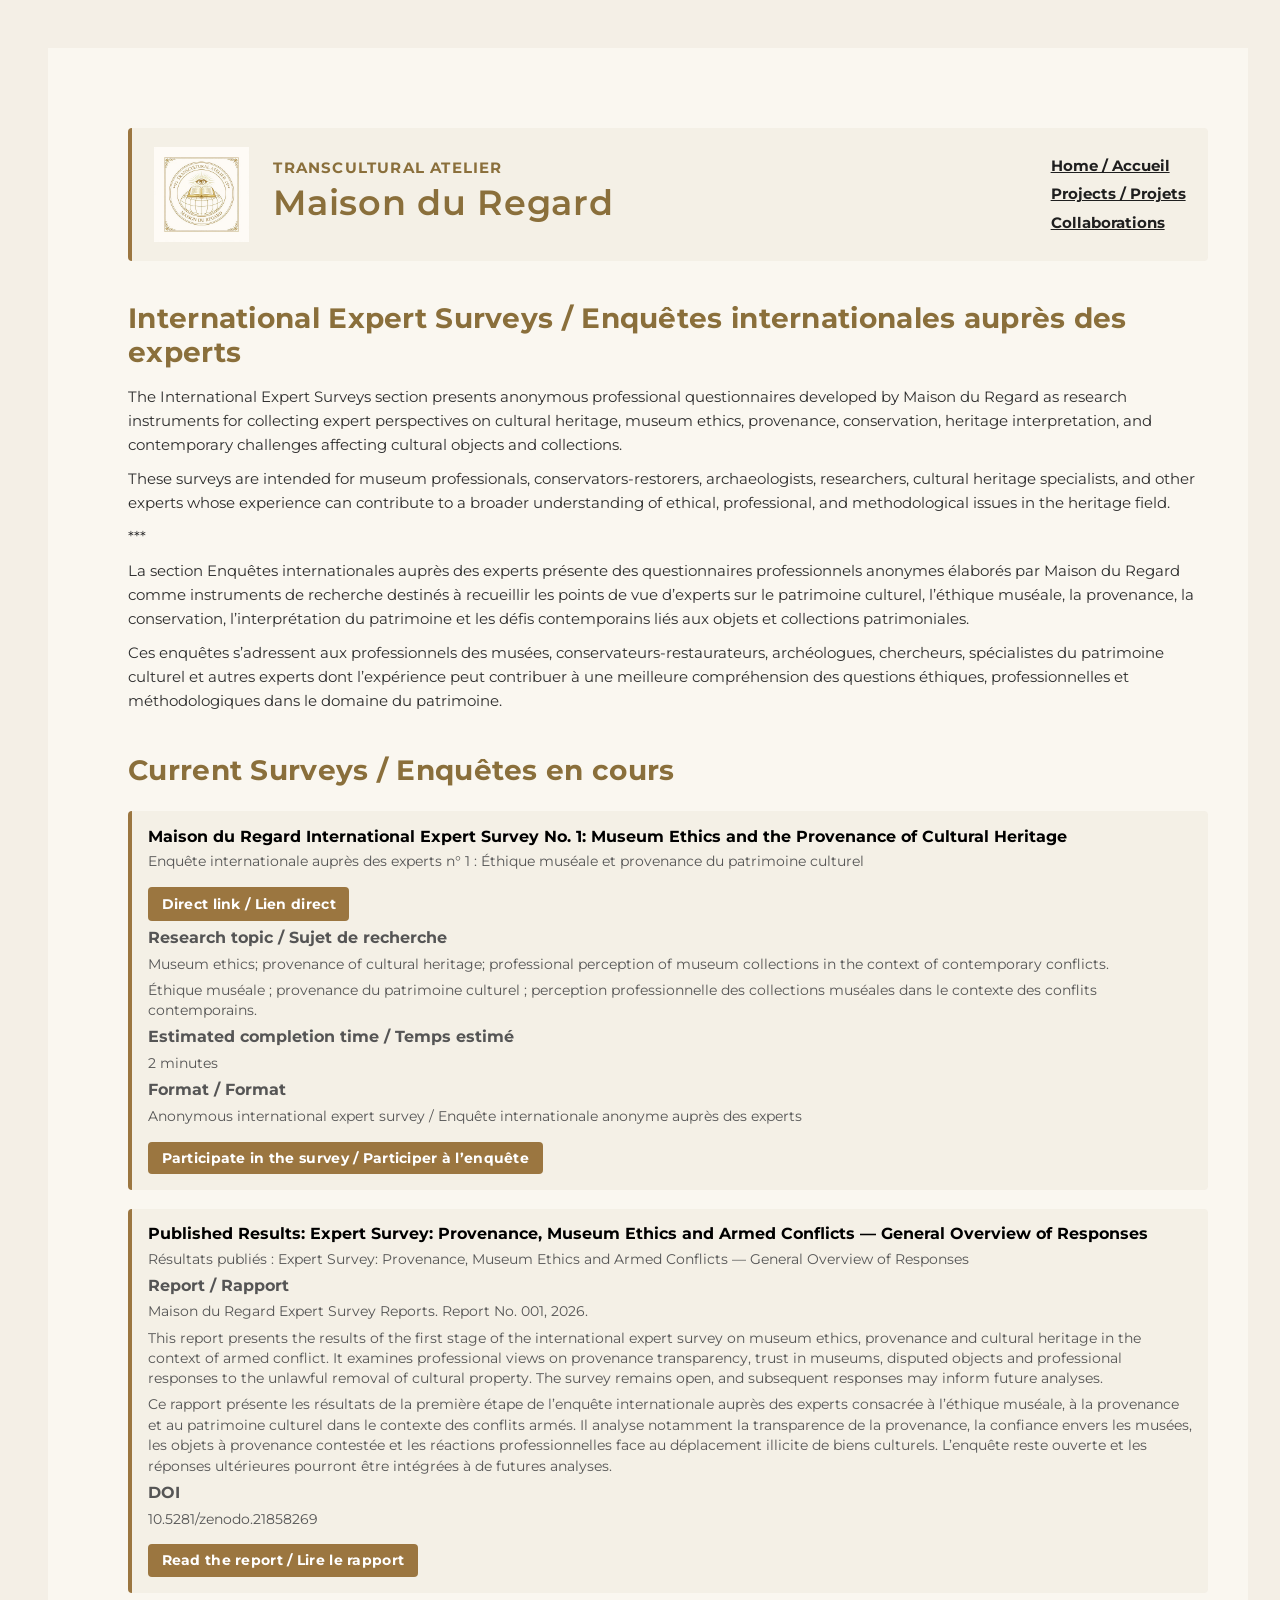
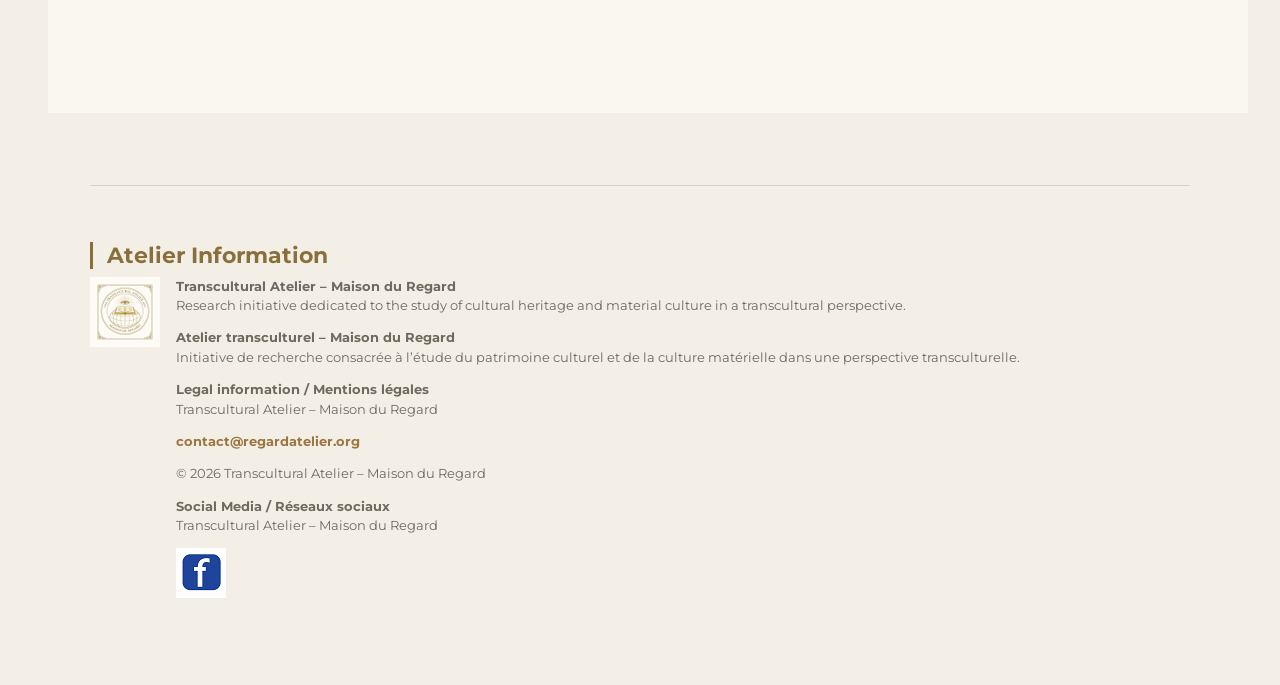
<file: international_expert_surveys.html>
<!DOCTYPE html>
<html lang="en">
  <head>
    <!-- Google tag (gtag.js) -->
<script async src="https://www.googletagmanager.com/gtag/js?id=G-M5W3LM66CL"></script>
<script>
  window.dataLayer = window.dataLayer || [];
  function gtag(){dataLayer.push(arguments);}
  gtag('js', new Date());

  gtag('config', 'G-M5W3LM66CL');
</script>
    <!-- Clarity -->
    <script type="text/javascript">
    (function(c,l,a,r,i,t,y){
        c[a]=c[a]||function(){(c[a].q=c[a].q||[]).push(arguments)};
        t=l.createElement(r);t.async=1;t.src="https://www.clarity.ms/tag/"+i;
        y=l.getElementsByTagName(r)[0];y.parentNode.insertBefore(t,y);
    })(window, document, "clarity", "script", "xoc2nffbml");
</script>
    <link rel="icon" href="img/favicon.png" sizes="32x32">
<link rel="icon" href="img/favicon.png" sizes="192x192">
<link rel="apple-touch-icon" href="img/favicon.png">
    <meta charset="UTF-8" />
    <meta name="viewport" content="width=device-width, initial-scale=1.0" />

<title>International Expert Surveys / Enquêtes internationales auprès des experts - Transcultural Atelier · Maison du Regard</title>

<meta name="description" content="International expert surveys developed by Transcultural Atelier – Maison du Regard as anonymous research instruments for collecting professional perspectives on cultural heritage, museum ethics, provenance, conservation, heritage interpretation, and contemporary heritage challenges.">

<meta name="keywords" content="Maison du Regard, Transcultural Atelier, International Expert Surveys, Enquêtes internationales auprès des experts, expert surveys, enquêtes auprès des experts, anonymous survey, enquête anonyme, cultural heritage, patrimoine culturel, museum ethics, éthique muséale, provenance, provenance du patrimoine culturel, museum collections, collections muséales, conservation, conservation-restoration, conservation-restauration, archaeology, archéologie, heritage professionals, professionnels du patrimoine, cultural heritage management, gestion du patrimoine culturel, heritage interpretation, interprétation du patrimoine, expert opinion, opinion d’experts, professional survey, enquête professionnelle, contemporary conflicts, conflits contemporains, ethical standards, normes éthiques, transparency, transparence, disputed provenance, provenance contestée">

<meta name="author" content="Transcultural Atelier – Maison du Regard">

<meta name="robots" content="index, follow">

<link rel="canonical" href="https://regardatelier.org/international_expert_surveys.html">

<meta property="og:title" content="International Expert Surveys / Enquêtes internationales auprès des experts - Maison du Regard">
<meta property="og:description" content="Anonymous international expert surveys by Maison du Regard on cultural heritage, museum ethics, provenance, conservation, and contemporary heritage challenges.">
<meta property="og:type" content="website">
<meta property="og:url" content="https://regardatelier.org/international_expert_surveys.html">
<meta property="og:image" content="https://regardatelier.org/img/embl.png">
<meta property="og:site_name" content="Maison du Regard">

<meta name="twitter:card" content="summary_large_image">
<meta name="twitter:title" content="International Expert Surveys / Enquêtes internationales auprès des experts - Maison du Regard">
<meta name="twitter:description" content="Anonymous international expert surveys on cultural heritage, museum ethics, provenance, conservation, and contemporary heritage challenges.">
<meta name="twitter:image" content="https://regardatelier.org/img/embl.png">
    <link rel="preconnect" href="https://fonts.googleapis.com" />
    <link rel="preconnect" href="https://fonts.gstatic.com" crossorigin />
    <link
      href="https://fonts.googleapis.com/css2?family=Montserrat:wght@100..900&display=swap"
      rel="stylesheet"
    />

    <link rel="stylesheet" href="css/styles.css" />

    <!-- Structured Data (Schema.org) -->
<script type="application/ld+json">
{
  "@context": "https://schema.org",
  "@graph": [
    {
      "@type": "CollectionPage",
      "@id": "https://regardatelier.org/international_expert_surveys.html#webpage",
      "url": "https://regardatelier.org/international_expert_surveys.html",
      "name": "International Expert Surveys | Maison du Regard",
      "alternateName": "Enquêtes internationales auprès des experts",
      "description": "The International Expert Surveys section presents anonymous professional questionnaires developed by Maison du Regard as research instruments for collecting expert perspectives on cultural heritage, museum ethics, provenance, conservation, heritage interpretation and contemporary challenges affecting cultural objects and collections.",
      "keywords": [
        "International expert surveys",
        "Cultural heritage",
        "Museum ethics",
        "Provenance",
        "Conservation",
        "Heritage interpretation",
        "Museum collections",
        "Professional research questionnaires"
      ],
      "inLanguage": [
        "en",
        "fr"
      ],
      "isPartOf": {
        "@id": "https://regardatelier.org/#website"
      },
      "publisher": {
        "@id": "https://regardatelier.org/#organization"
      },
      "mainEntity": {
        "@id": "https://regardatelier.org/international_expert_surveys.html#survey-list"
      },
      "hasPart": [
        {
          "@id": "https://regardatelier.org/international_expert_surveys.html#survey-1-museum-ethics-provenance"
        }
      ]
    },
    {
      "@type": "ItemList",
      "@id": "https://regardatelier.org/international_expert_surveys.html#survey-list",
      "name": "Current International Expert Surveys",
      "alternateName": "Enquêtes en cours",
      "numberOfItems": 1,
      "itemListOrder": "https://schema.org/ItemListOrderAscending",
      "itemListElement": [
        {
          "@type": "ListItem",
          "position": 1,
          "item": {
            "@id": "https://regardatelier.org/international_expert_surveys.html#survey-1-museum-ethics-provenance"
          }
        }
      ]
    },
    {
      "@type": "CreativeWork",
      "@id": "https://regardatelier.org/international_expert_surveys.html#survey-1-museum-ethics-provenance",
      "url": "https://regardatelier.org/international_expert_surveys.html#survey-1-museum-ethics-provenance",
      "name": "Maison du Regard International Expert Survey No. 1: Museum Ethics and the Provenance of Cultural Heritage",
      "alternateName": "Enquête internationale auprès des experts n° 1 : Éthique muséale et provenance du patrimoine culturel",
      "description": "An anonymous international expert survey examining museum ethics, the provenance of cultural heritage and professional perceptions of museum collections in the context of contemporary conflicts.",
      "genre": "Anonymous international expert survey",
      "creativeWorkStatus": "Active",
      "timeRequired": "PT2M",
      "isAccessibleForFree": true,
      "inLanguage": [
        "en",
        "fr"
      ],
      "creator": {
        "@id": "https://regardatelier.org/#organization"
      },
      "publisher": {
        "@id": "https://regardatelier.org/#organization"
      },
      "isPartOf": {
        "@id": "https://regardatelier.org/international_expert_surveys.html#webpage"
      },
      "about": [
        {
          "@type": "DefinedTerm",
          "name": "Museum ethics"
        },
        {
          "@type": "DefinedTerm",
          "name": "Provenance of cultural heritage"
        },
        {
          "@type": "DefinedTerm",
          "name": "Professional perception of museum collections"
        },
        {
          "@type": "DefinedTerm",
          "name": "Cultural heritage in contemporary conflicts"
        }
      ],
      "audience": {
        "@type": "Audience",
        "name": "Cultural heritage professionals and researchers",
        "audienceType": "Museum professionals, conservators-restorers, archaeologists, researchers, cultural heritage specialists and other heritage experts"
      },
      "keywords": [
        "Museum Ethics",
        "Cultural Heritage Provenance",
        "Museum Collections",
        "Contemporary Conflicts",
        "Professional Perception",
        "Anonymous Expert Survey",
        "Cultural Heritage Research"
      ],
      "potentialAction": {
        "@type": "Action",
        "name": "Participate in the survey",
        "alternateName": "Participer à l’enquête",
        "target": {
          "@type": "EntryPoint",
          "urlTemplate": "https://docs.google.com/forms/d/e/1FAIpQLSdk-3eBT9JDFjt7J5FA8piv285wehDUtOSpMp8VIxo6d0y_hg/viewform",
          "actionPlatform": [
            "https://schema.org/DesktopWebPlatform",
            "https://schema.org/MobileWebPlatform"
          ]
        }
      }
    },
    {
      "@type": "Organization",
      "@id": "https://regardatelier.org/#organization",
      "name": "Transcultural Atelier · Maison du Regard",
      "alternateName": "Maison du Regard",
      "url": "https://regardatelier.org/",
      "logo": {
        "@type": "ImageObject",
        "@id": "https://regardatelier.org/#logo",
        "url": "https://regardatelier.org/img/embl.png",
        "contentUrl": "https://regardatelier.org/img/embl.png"
      },
      "founder": {
        "@id": "https://regardatelier.org/#tetiana-krupa"
      }
    },
    {
      "@type": "WebSite",
      "@id": "https://regardatelier.org/#website",
      "url": "https://regardatelier.org/",
      "name": "Transcultural Atelier · Maison du Regard",
      "publisher": {
        "@id": "https://regardatelier.org/#organization"
      }
    }
  ]
}
</script>
  </head>
 <body class="open-reports-page">
    <!--Wrapper-->
<div class="wrapper">

  <!--Mein content-->
  <div class="meincontent">

    <!-- Open Reports Top Navigation -->
    <div class="open-reports-topbar">
      <div class="open-reports-topbar-logo">
        <a href="index.html">
          <img src="img/embl.png" alt="Maison du Regard emblem">
        </a>
      </div>

      <div class="open-reports-topbar-info">
        <h2 class="my-profession">Transcultural Atelier</h2>
        <h1 class="my-name">Maison du Regard</h1>
      </div>

      <nav class="open-reports-topbar-menu">
        <a class="my-projects-link" href="index.html">Home / Accueil</a>
        <a class="my-projects-link" href="projects.html">Projects / Projets</a>
        <a class="my-projects-link" href="collaborations.html">Collaborations</a>
      </nav>
    </div>

    <!-- International Expert Surveys -->
<div>
  <h3 class="about-title">
    International Expert Surveys / Enquêtes internationales auprès des experts
  </h3>

  <div class="about-text">
    The International Expert Surveys section presents anonymous professional questionnaires developed by Maison du Regard as research instruments for collecting expert perspectives on cultural heritage, museum ethics, provenance, conservation, heritage interpretation, and contemporary challenges affecting cultural objects and collections.
  </div>

  <div class="about-text">
    These surveys are intended for museum professionals, conservators-restorers, archaeologists, researchers, cultural heritage specialists, and other experts whose experience can contribute to a broader understanding of ethical, professional, and methodological issues in the heritage field.
  </div>

  <div class="about-text">
    ***
  </div>

  <div class="about-text">
    La section Enquêtes internationales auprès des experts présente des questionnaires professionnels anonymes élaborés par Maison du Regard comme instruments de recherche destinés à recueillir les points de vue d’experts sur le patrimoine culturel, l’éthique muséale, la provenance, la conservation, l’interprétation du patrimoine et les défis contemporains liés aux objets et collections patrimoniales.
  </div>

  <div class="about-text">
    Ces enquêtes s’adressent aux professionnels des musées, conservateurs-restaurateurs, archéologues, chercheurs, spécialistes du patrimoine culturel et autres experts dont l’expérience peut contribuer à une meilleure compréhension des questions éthiques, professionnelles et méthodologiques dans le domaine du patrimoine.
  </div>

  <div class="document-links open-reports">
    <h3 class="about-title">Current Surveys / Enquêtes en cours</h3>

    <ul class="my-projects-list">
      <li id="survey-museum-ethics-provenance">
        <strong>
          Maison du Regard International Expert Survey No. 1:
          Museum Ethics and the Provenance of Cultural Heritage
        </strong>

        <span>
          Enquête internationale auprès des experts n° 1 :
          Éthique muséale et provenance du patrimoine culturel
        </span>

        <span>
          <a class="report-permalink" href="#survey-museum-ethics-provenance">
            Direct link / Lien direct
          </a>
        </span>

        <span><strong>Research topic / Sujet de recherche</strong></span>

        <span>
          Museum ethics; provenance of cultural heritage; professional perception of museum collections in the context of contemporary conflicts.
        </span>

        <span>
          Éthique muséale ; provenance du patrimoine culturel ; perception professionnelle des collections muséales dans le contexte des conflits contemporains.
        </span>

        <span><strong>Estimated completion time / Temps estimé</strong></span>
        <span>2 minutes</span>

        <span><strong>Format / Format</strong></span>
        <span>
          Anonymous international expert survey / Enquête internationale anonyme auprès des experts
        </span>

        <a href="https://docs.google.com/forms/d/e/1FAIpQLSdk-3eBT9JDFjt7J5FA8piv285wehDUtOSpMp8VIxo6d0y_hg/viewform?usp=header"
           target="_blank"
           rel="noopener noreferrer">
          Participate in the survey / Participer à l’enquête
        </a>
      </li>





        <li id="survey-museum-ethics-provenance-results">
    <strong>
      Published Results:
      Expert Survey: Provenance, Museum Ethics and Armed Conflicts — General Overview of Responses
    </strong>

    <span>
      Résultats publiés :
      Expert Survey: Provenance, Museum Ethics and Armed Conflicts — General Overview of Responses
    </span>

        <span>
      <strong>Report / Rapport</strong>
    </span>

    <span>
      Maison du Regard Expert Survey Reports. Report No. 001, 2026.
    </span>

    <span>
      This report presents the results of the first stage of the international expert survey on museum ethics, provenance and cultural heritage in the context of armed conflict. It examines professional views on provenance transparency, trust in museums, disputed objects and professional responses to the unlawful removal of cultural property. The survey remains open, and subsequent responses may inform future analyses.
    </span>

    <span>
      Ce rapport présente les résultats de la première étape de l’enquête internationale auprès des experts consacrée à l’éthique muséale, à la provenance et au patrimoine culturel dans le contexte des conflits armés. Il analyse notamment la transparence de la provenance, la confiance envers les musées, les objets à provenance contestée et les réactions professionnelles face au déplacement illicite de biens culturels. L’enquête reste ouverte et les réponses ultérieures pourront être intégrées à de futures analyses.
    </span>

    <span>
      <strong>DOI</strong>
    </span>

    <span>
     10.5281/zenodo.21858269
    </span>

    <a href="https://drive.google.com/file/d/1kz9isFuxyv7Sl8hHT5jJ_-NxSEcA7x2a/view?usp=drive_link"
       target="_blank"
       rel="noopener noreferrer">
      Read the report / Lire le rapport
    </a>
  </li>
    </ul>
  </div>
</div>

  </div>
  <!-- /meincontent -->

</div>
<!-- /wrapper -->

<!-- Footer -->
<footer class="site-footer">
  <div class="footer-divider"></div>

  <div class="footer-block">
    <h4 class="footer-heading">Atelier Information</h4>

    <div class="footer-brand">
      <img src="img/embl_f.png" alt="Maison du Regard emblem" class="footer-logo">

      <div class="footer-text">
        <p>
          <strong>Transcultural Atelier – Maison du Regard</strong><br>
          Research initiative dedicated to the study of cultural heritage and material culture in a transcultural perspective.
        </p>

        <p>
          <strong>Atelier transculturel – Maison du Regard</strong><br>
          Initiative de recherche consacrée à l’étude du patrimoine culturel et de la culture matérielle dans une perspective transculturelle.
        </p>

        <p>
          <strong>Legal information / Mentions légales</strong><br>
          Transcultural Atelier – Maison du Regard
        </p>

        <div class="footer-contacts">
          <a href="mailto:contact@regardatelier.org">
            contact@regardatelier.org
          </a>
        </div>

        <p>
          © 2026 Transcultural Atelier – Maison du Regard
        </p>
        <!-- Social Media -->
        <p>
          <strong>Social Media / Réseaux sociaux</strong><br>
          Transcultural Atelier – Maison du Regard
        </p>
        <a class="my-projects-link" href="https://www.facebook.com/profile.php?id=61591721396728"
   target="_blank"
   rel="noopener noreferrer"
   aria-label="Maison du Regard on Facebook">
    <img src="img/facebook_logo_icon.png"
         alt="Facebook"
         width="50"
         height="50">
</a>
      </div>
    </div>
  </div>
</footer>

</body>
</html>
</file>
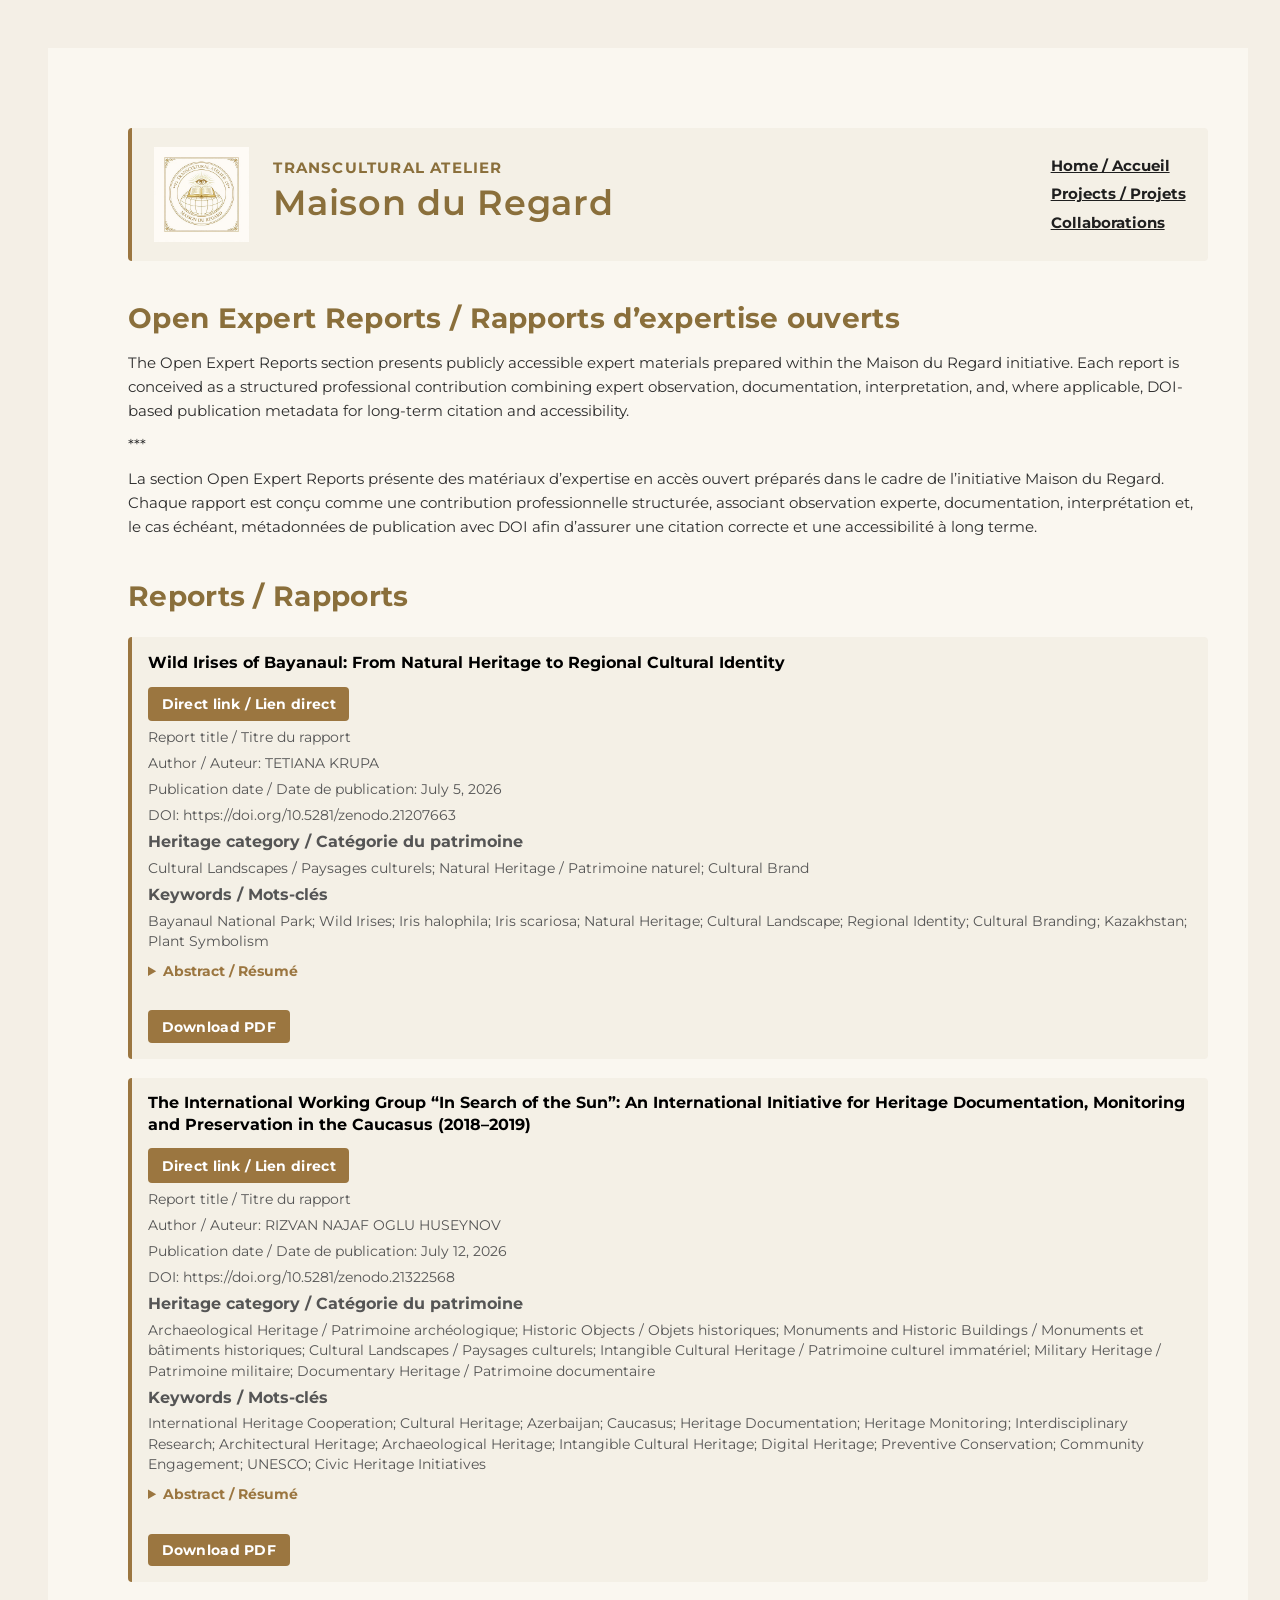
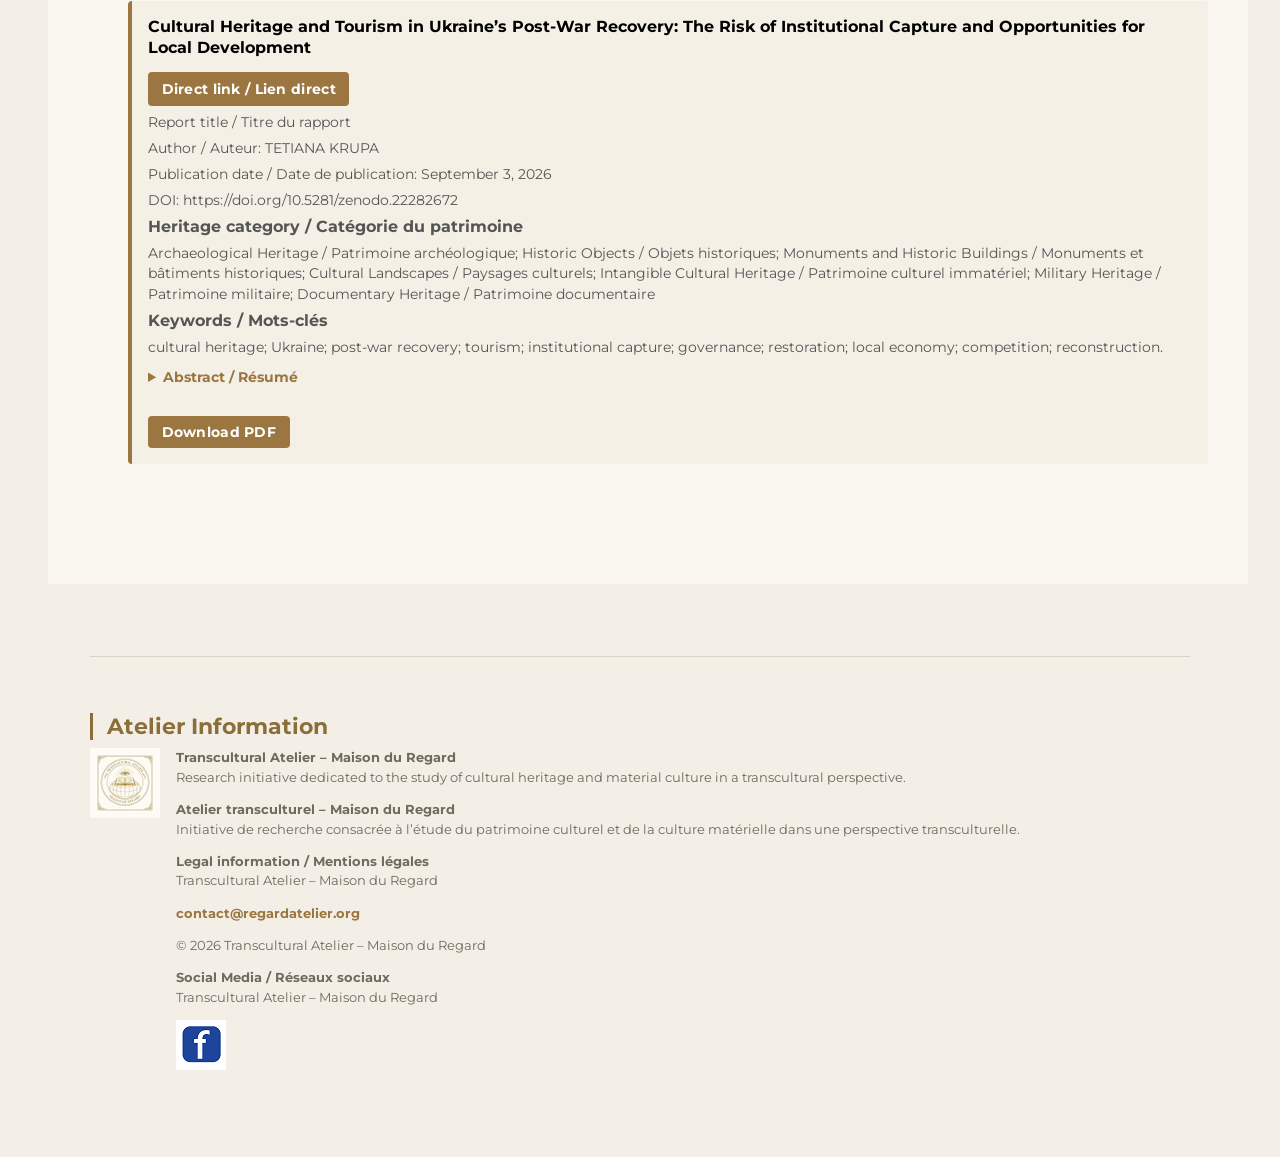
<file: open_expert_report.html>
<!DOCTYPE html>
<html lang="en">
  <head>
    <!-- Google tag (gtag.js) -->
<script async src="https://www.googletagmanager.com/gtag/js?id=G-M5W3LM66CL"></script>
<script>
  window.dataLayer = window.dataLayer || [];
  function gtag(){dataLayer.push(arguments);}
  gtag('js', new Date());

  gtag('config', 'G-M5W3LM66CL');
</script>
    <!-- Clarity -->
    <script type="text/javascript">
    (function(c,l,a,r,i,t,y){
        c[a]=c[a]||function(){(c[a].q=c[a].q||[]).push(arguments)};
        t=l.createElement(r);t.async=1;t.src="https://www.clarity.ms/tag/"+i;
        y=l.getElementsByTagName(r)[0];y.parentNode.insertBefore(t,y);
    })(window, document, "clarity", "script", "xoc2nffbml");
</script>
    <link rel="icon" href="img/favicon.png" sizes="32x32">
<link rel="icon" href="img/favicon.png" sizes="192x192">
<link rel="apple-touch-icon" href="img/favicon.png">
    <meta charset="UTF-8" />
    <meta name="viewport" content="width=device-width, initial-scale=1.0" />

<title>Open Expert Reports / Rapports d’expertise ouverts - Transcultural Atelier · Maison du Regard</title>

<meta name="description" content="Open expert reports and DOI-based heritage records published by Transcultural Atelier – Maison du Regard, presenting publicly accessible expert materials, cultural heritage interpretation, natural heritage, cultural landscapes, and interdisciplinary research.">

<meta name="keywords" content="Maison du Regard, Transcultural Atelier, Open Expert Reports, Rapports d’expertise ouverts, expert reports, rapports d’expertise, open access heritage reports, rapports patrimoniaux en accès ouvert, DOI, Zenodo, cultural heritage, patrimoine culturel, natural heritage, patrimoine naturel, cultural landscapes, paysages culturels, material culture, culture matérielle, heritage interpretation, interprétation du patrimoine, expert assessment, expertise patrimoniale, heritage documentation, documentation du patrimoine, Bayanaul, Bayanaul National Park, Parc national de Bayanaul, wild irises, iris sauvages, Iris halophila, Iris scariosa, Pavlodar Region, région de Pavlodar, Kazakhstan, regional identity, identité régionale, cultural branding, valorisation culturelle, plant symbolism, symbolisme végétal">

<meta name="author" content="Transcultural Atelier – Maison du Regard">

<meta name="robots" content="index, follow">

<link rel="canonical" href="https://regardatelier.org/open_expert_report.html">

<meta property="og:title" content="Open Expert Reports / Rapports d’expertise ouverts - Maison du Regard">
<meta property="og:description" content="Publicly accessible expert reports and DOI-based heritage records published by Maison du Regard, including cultural heritage interpretation, natural heritage, cultural landscapes, and interdisciplinary research.">
<meta property="og:type" content="website">
<meta property="og:url" content="https://regardatelier.org/open_expert_report.html">
<meta property="og:image" content="https://regardatelier.org/img/embl.png">
<meta property="og:site_name" content="Maison du Regard">

<meta name="twitter:card" content="summary_large_image">
<meta name="twitter:title" content="Open Expert Reports / Rapports d’expertise ouverts - Maison du Regard">
<meta name="twitter:description" content="Publicly accessible expert reports and DOI-based heritage records published by Maison du Regard.">
<meta name="twitter:image" content="https://regardatelier.org/img/embl.png">
    <link rel="preconnect" href="https://fonts.googleapis.com" />
    <link rel="preconnect" href="https://fonts.gstatic.com" crossorigin />
    <link
      href="https://fonts.googleapis.com/css2?family=Montserrat:wght@100..900&display=swap"
      rel="stylesheet"
    />

    <link rel="stylesheet" href="css/styles.css" />
    <!-- Structured Data (Schema.org) -->
<script type="application/ld+json">
{
  "@context": "https://schema.org",
  "@graph": [
    {
      "@type": "CollectionPage",
      "@id": "https://regardatelier.org/open_expert_report.html#webpage",
      "url": "https://regardatelier.org/open_expert_report.html",
      "name": "Open Expert Reports | Maison du Regard",
      "alternateName": "Rapports d’expertise ouverts",
      "description": "The Open Expert Reports section presents publicly accessible expert materials prepared within the Maison du Regard initiative. Each report is conceived as a structured professional contribution combining expert observation, documentation, interpretation and, where applicable, DOI-based publication metadata for long-term citation and accessibility.",
      "keywords": [
        "Open expert reports",
        "Cultural heritage",
        "Heritage documentation",
        "Expert observation",
        "Heritage interpretation",
        "Open access",
        "DOI publication metadata"
      ],
      "inLanguage": [
        "en",
        "fr"
      ],
      "isPartOf": {
        "@id": "https://regardatelier.org/#website"
      },
      "publisher": {
        "@id": "https://regardatelier.org/#organization"
      },
      "mainEntity": {
        "@id": "https://regardatelier.org/open_expert_report.html#report-list"
      },
      "hasPart": [
        {
          "@id": "https://regardatelier.org/open_expert_report.html#report-wild-irises-bayanaul"
        },
        {
          "@id": "https://regardatelier.org/open_expert_report.html#report-in-search-of-the-sun"
        }
      ]
    },
    {
      "@type": "ItemList",
      "@id": "https://regardatelier.org/open_expert_report.html#report-list",
      "name": "Open Expert Reports",
      "numberOfItems": 2,
      "itemListOrder": "https://schema.org/ItemListOrderAscending",
      "itemListElement": [
        {
          "@type": "ListItem",
          "position": 1,
          "item": {
            "@id": "https://regardatelier.org/open_expert_report.html#report-wild-irises-bayanaul"
          }
        },
        {
          "@type": "ListItem",
          "position": 2,
          "item": {
            "@id": "https://regardatelier.org/open_expert_report.html#report-in-search-of-the-sun"
          }
        }
      ]
    },
    {
      "@type": "Report",
      "@id": "https://regardatelier.org/open_expert_report.html#report-wild-irises-bayanaul",
      "url": "https://regardatelier.org/open_expert_report.html#report-wild-irises-bayanaul",
      "name": "Wild Irises of Bayanaul: From Natural Heritage to Regional Cultural Identity",
      "headline": "Wild Irises of Bayanaul: From Natural Heritage to Regional Cultural Identity",
      "author": {
        "@id": "https://regardatelier.org/#tetiana-krupa"
      },
      "datePublished": "2026-07-05",
      "abstract": "This Expert Paper examines the potential of the wild irises of Bayanaul National Park (Iris halophila Pall. and Iris scariosa Willd. ex Link) as symbols of natural heritage, cultural landscape and regional identity in the Pavlodar Region of Kazakhstan. Drawing upon regional botanical literature, field observations, documentary photography and an interdisciplinary heritage approach, the study proposes a new interpretation of wild irises not only as botanical objects but also as cultural resources capable of strengthening regional identity and supporting heritage communication. Unlike conventional botanical or ecological studies, this paper considers the relationship between landscape, historical symbolism, local identity and visual culture. Particular attention is given to the possibility of interpreting Bayanaul's wild irises within a broader Eurasian and European cultural context through the study of plant symbolism and historical visual traditions. The paper concludes that the wild irises of Bayanaul represent a significant yet previously overlooked component of the region's natural and cultural heritage and deserve consideration as a potential regional symbol within future heritage interpretation and cultural branding initiatives.",
      "identifier": {
        "@type": "PropertyValue",
        "propertyID": "DOI",
        "value": "10.5281/zenodo.21207663",
        "url": "https://doi.org/10.5281/zenodo.21207663"
      },
      "sameAs": "https://doi.org/10.5281/zenodo.21207663",
      "inLanguage": [
        "en",
        "fr"
      ],
      "publisher": {
        "@id": "https://regardatelier.org/#organization"
      },
      "isPartOf": {
        "@id": "https://regardatelier.org/open_expert_report.html#webpage"
      },
      "about": [
        {
          "@type": "DefinedTerm",
          "name": "Cultural Landscapes"
        },
        {
          "@type": "DefinedTerm",
          "name": "Natural Heritage"
        },
        {
          "@type": "DefinedTerm",
          "name": "Cultural Branding"
        }
      ],
      "keywords": [
        "Bayanaul National Park",
        "Wild Irises",
        "Iris halophila",
        "Iris scariosa",
        "Natural Heritage",
        "Cultural Landscape",
        "Regional Identity",
        "Cultural Branding",
        "Kazakhstan",
        "Plant Symbolism"
      ]
    },
    {
      "@type": "Report",
      "@id": "https://regardatelier.org/open_expert_report.html#report-in-search-of-the-sun",
      "url": "https://regardatelier.org/open_expert_report.html#report-in-search-of-the-sun",
      "name": "The International Working Group “In Search of the Sun”: An International Initiative for Heritage Documentation, Monitoring and Preservation in the Caucasus (2018–2019)",
      "headline": "The International Working Group “In Search of the Sun”: An International Initiative for Heritage Documentation, Monitoring and Preservation in the Caucasus (2018–2019)",
      "author": {
        "@id": "https://regardatelier.org/open_expert_report.html#rizvan-huseynov"
      },
      "datePublished": "2026-07-12",
      "abstract": "This Open Expert Report presents the experience of the International Working Group In Search of the Sun, an interdisciplinary and international initiative established in 2018 to document, monitor and promote the preservation of cultural heritage across Azerbaijan and the wider Caucasus region. The report analyses the methodological foundations of the initiative, its institutional framework, interdisciplinary approach and the role of voluntary professional cooperation in safeguarding both tangible and intangible cultural heritage. Drawing upon field investigations, heritage monitoring, documentary research, public outreach and international academic collaboration, the report demonstrates how civic initiatives can complement the work of governmental institutions and international organizations. Particular attention is given to the integration of archaeological, architectural, historical, ethnographic and digital documentation methods, as well as to the development of professional networks connecting specialists from different countries and disciplines. The report further evaluates the contribution of the Working Group to public heritage awareness, community engagement, educational activities and digital preservation. It argues that systematic documentation, interdisciplinary collaboration and open international cooperation represent essential components of contemporary heritage management. The experience of In Search of the Sun offers a transferable model for future international initiatives dedicated to documenting and preserving cultural heritage in regions facing environmental, social or political challenges.",
      "identifier": {
        "@type": "PropertyValue",
        "propertyID": "DOI",
        "value": "10.5281/zenodo.21322568",
        "url": "https://doi.org/10.5281/zenodo.21322568"
      },
      "sameAs": "https://doi.org/10.5281/zenodo.21322568",
      "inLanguage": [
        "en",
        "fr"
      ],
      "publisher": {
        "@id": "https://regardatelier.org/#organization"
      },
      "isPartOf": {
        "@id": "https://regardatelier.org/open_expert_report.html#webpage"
      },
      "about": [
        {
          "@type": "DefinedTerm",
          "name": "Archaeological Heritage"
        },
        {
          "@type": "DefinedTerm",
          "name": "Historic Objects"
        },
        {
          "@type": "DefinedTerm",
          "name": "Monuments and Historic Buildings"
        },
        {
          "@type": "DefinedTerm",
          "name": "Cultural Landscapes"
        },
        {
          "@type": "DefinedTerm",
          "name": "Intangible Cultural Heritage"
        },
        {
          "@type": "DefinedTerm",
          "name": "Military Heritage"
        },
        {
          "@type": "DefinedTerm",
          "name": "Documentary Heritage"
        }
      ],
      "keywords": [
        "International Heritage Cooperation",
        "Cultural Heritage",
        "Azerbaijan",
        "Caucasus",
        "Heritage Documentation",
        "Heritage Monitoring",
        "Interdisciplinary Research",
        "Architectural Heritage",
        "Archaeological Heritage",
        "Intangible Cultural Heritage",
        "Digital Heritage",
        "Preventive Conservation",
        "Community Engagement",
        "UNESCO",
        "Civic Heritage Initiatives"
      ]
    },
    {
      "@type": "Person",
      "@id": "https://regardatelier.org/#tetiana-krupa",
      "name": "Tetiana Krupa",
      "jobTitle": "Founder and Scientific Director",
      "url": "https://regardatelier.org/about.html",
      "worksFor": {
        "@id": "https://regardatelier.org/#organization"
      },
      "sameAs": [
        "https://orcid.org/0000-0001-6707-6446",
        "https://scholar.google.com/citations?user=DtpUxY8AAAAJ",
        "https://www.researchgate.net/profile/Tetiana-Krupa"
      ]
    },
    {
      "@type": "Person",
      "@id": "https://regardatelier.org/open_expert_report.html#rizvan-huseynov",
      "name": "Rizvan Najaf Oglu Huseynov"
    },
    {
      "@type": "Organization",
      "@id": "https://regardatelier.org/#organization",
      "name": "Transcultural Atelier · Maison du Regard",
      "alternateName": "Maison du Regard",
      "url": "https://regardatelier.org/",
      "logo": {
        "@type": "ImageObject",
        "@id": "https://regardatelier.org/#logo",
        "url": "https://regardatelier.org/img/embl.png",
        "contentUrl": "https://regardatelier.org/img/embl.png"
      },
      "founder": {
        "@id": "https://regardatelier.org/#tetiana-krupa"
      }
    },
    {
      "@type": "WebSite",
      "@id": "https://regardatelier.org/#website",
      "url": "https://regardatelier.org/",
      "name": "Transcultural Atelier · Maison du Regard",
      "publisher": {
        "@id": "https://regardatelier.org/#organization"
      }
    }
  ]
}
</script>
  </head>
 <body class="open-reports-page">
    <!--Wrapper-->
<div class="wrapper">

  <!--Mein content-->
  <div class="meincontent">

    <!-- Open Reports Top Navigation -->
    <div class="open-reports-topbar">
      <div class="open-reports-topbar-logo">
        <a href="index.html">
          <img src="img/embl.png" alt="Maison du Regard emblem">
        </a>
      </div>

      <div class="open-reports-topbar-info">
        <h2 class="my-profession">Transcultural Atelier</h2>
        <h1 class="my-name">Maison du Regard</h1>
      </div>

      <nav class="open-reports-topbar-menu">
        <a class="my-projects-link" href="index.html">Home / Accueil</a>
        <a class="my-projects-link" href="projects.html">Projects / Projets</a>
        <a class="my-projects-link" href="collaborations.html">Collaborations</a>
      </nav>
    </div>

    <!-- Open Expert Reports -->
    <div>
      <h3 class="about-title">Open Expert Reports / Rapports d’expertise ouverts</h3>

      <div class="about-text">
        The Open Expert Reports section presents publicly accessible expert materials prepared within the Maison du Regard initiative. Each report is conceived as a structured professional contribution combining expert observation, documentation, interpretation, and, where applicable, DOI-based publication metadata for long-term citation and accessibility.
      </div>

      <div class="about-text">
        ***
      </div>

      <div class="about-text">
        La section Open Expert Reports présente des matériaux d’expertise en accès ouvert préparés dans le cadre de l’initiative Maison du Regard. Chaque rapport est conçu comme une contribution professionnelle structurée, associant observation experte, documentation, interprétation et, le cas échéant, métadonnées de publication avec DOI afin d’assurer une citation correcte et une accessibilité à long terme.
      </div>

      <div class="document-links open-reports">
        <h3 class="about-title">Reports / Rapports</h3>

<ul class="my-projects-list">
  <li id="wild-irises-bayanaul">
    <strong>Wild Irises of Bayanaul: From Natural Heritage to Regional Cultural Identity</strong>
<span>
    <a class="report-permalink" href="#wild-irises-bayanaul">
      Direct link / Lien direct
    </a>
  </span>
  

    <span>Report title / Titre du rapport</span>
    <span>Author / Auteur: TETIANA KRUPA</span>
    <span>Publication date / Date de publication: July 5, 2026</span>
    <span>DOI: https://doi.org/10.5281/zenodo.21207663</span>

    <span><strong>Heritage category / Catégorie du patrimoine</strong></span>
    <span>
      Cultural Landscapes / Paysages culturels; Natural Heritage / Patrimoine naturel; Cultural Brand
    </span>

    <span><strong>Keywords / Mots-clés</strong></span>
    <span>
      Bayanaul National Park; Wild Irises; Iris halophila; Iris scariosa; Natural Heritage; Cultural Landscape; Regional Identity; Cultural Branding; Kazakhstan; Plant Symbolism
    </span>

    <details class="report-details">
      <summary>Abstract / Résumé</summary>

      <p><strong>Abstract</strong></p>

      <p>
        This Expert Paper examines the potential of the wild irises of Bayanaul National Park (Iris halophila Pall. and Iris scariosa Willd. ex Link) as symbols of natural heritage, cultural landscape and regional identity in the Pavlodar Region of Kazakhstan. Drawing upon regional botanical literature, field observations, documentary photography and an interdisciplinary heritage approach, the study proposes a new interpretation of wild irises not only as botanical objects but also as cultural resources capable of strengthening regional identity and supporting heritage communication.
      </p>

      <p>
        Unlike conventional botanical or ecological studies, this paper considers the relationship between landscape, historical symbolism, local identity and visual culture. Particular attention is given to the possibility of interpreting Bayanaul's wild irises within a broader Eurasian and European cultural context through the study of plant symbolism and historical visual traditions.
      </p>

      <p>
        The paper concludes that the wild irises of Bayanaul represent a significant yet previously overlooked component of the region's natural and cultural heritage and deserve consideration as a potential regional symbol within future heritage interpretation and cultural branding initiatives.
      </p>

      <p><strong>Résumé</strong></p>

      <p>
        Cette fiche d’expertise examine le potentiel des iris sauvages du Parc national de Bayanaul (Iris halophila Pall. et Iris scariosa Willd. ex Link) comme symboles du patrimoine naturel, du paysage culturel et de l’identité régionale de Pavlodar, Kazakhstan. Fondée sur la littérature botanique régionale, les observations de terrain et une approche interdisciplinaire, elle propose d’interpréter ces plantes comme ressources pour la valorisation patrimoniale, le dialogue culturel et le développement d’une image territoriale durable.
      </p>
    </details>

    <a href="https://drive.google.com/file/d/1FXGCqfYY58kj8C3MKV60N38iPNV1XFyZ/view?usp=drive_link"
       target="_blank"
       rel="noopener noreferrer">
      Download PDF
    </a>
  </li>
<li id="in-search-of-the-sun">
  <strong>
    The International Working Group “In Search of the Sun”:
    An International Initiative for Heritage Documentation,
    Monitoring and Preservation in the Caucasus (2018–2019)
  </strong>

  <span>
    <a class="report-permalink" href="#in-search-of-the-sun">
      Direct link / Lien direct
    </a>
  </span>

  <span>Report title / Titre du rapport</span>
  <span>Author / Auteur: RIZVAN NAJAF OGLU HUSEYNOV</span>
  <span>Publication date / Date de publication: July 12, 2026</span>
  <span>DOI: https://doi.org/10.5281/zenodo.21322568</span>

  <span>
    <strong>Heritage category / Catégorie du patrimoine</strong>
  </span>

  <span>
    Archaeological Heritage / Patrimoine archéologique;
    Historic Objects / Objets historiques;
    Monuments and Historic Buildings / Monuments et bâtiments historiques;
    Cultural Landscapes / Paysages culturels;
    Intangible Cultural Heritage / Patrimoine culturel immatériel;
    Military Heritage / Patrimoine militaire;
    Documentary Heritage / Patrimoine documentaire
  </span>

  <span>
    <strong>Keywords / Mots-clés</strong>
  </span>

  <span>
    International Heritage Cooperation; Cultural Heritage; Azerbaijan;
    Caucasus; Heritage Documentation; Heritage Monitoring;
    Interdisciplinary Research; Architectural Heritage;
    Archaeological Heritage; Intangible Cultural Heritage;
    Digital Heritage; Preventive Conservation; Community Engagement;
    UNESCO; Civic Heritage Initiatives
  </span>

  <details class="report-details">
    <summary>Abstract / Résumé</summary>

    <p><strong>Abstract</strong></p>

    <p>
      This Open Expert Report presents the experience of the International
      Working Group <em>In Search of the Sun</em>, an interdisciplinary and
      international initiative established in 2018 to document, monitor, and
      promote the preservation of cultural heritage across Azerbaijan and the
      wider Caucasus region. The report analyses the methodological foundations
      of the initiative, its institutional framework, interdisciplinary
      approach, and the role of voluntary professional cooperation in
      safeguarding both tangible and intangible cultural heritage.
    </p>

    <p>
      Drawing upon field investigations, heritage monitoring, documentary
      research, public outreach, and international academic collaboration, the
      report demonstrates how civic initiatives can complement the work of
      governmental institutions and international organizations. Particular
      attention is given to the integration of archaeological, architectural,
      historical, ethnographic, and digital documentation methods, as well as
      to the development of professional networks connecting specialists from
      different countries and disciplines.
    </p>

    <p>
      The report further evaluates the contribution of the Working Group to
      public heritage awareness, community engagement, educational activities,
      and digital preservation. It argues that systematic documentation,
      interdisciplinary collaboration, and open international cooperation
      represent essential components of contemporary heritage management.
    </p>

    <p>
      The experience of <em>In Search of the Sun</em> offers a transferable
      model for future international initiatives dedicated to documenting and
      preserving cultural heritage in regions facing environmental, social, or
      political challenges.
    </p>

    <p><strong>Résumé</strong></p>

    <p>
      Ce rapport d’expertise présente l’expérience du groupe de travail
      international <em>In Search of the Sun</em>, une initiative
      interdisciplinaire consacrée à la documentation, au suivi et à la
      préservation du patrimoine culturel en Azerbaïdjan et dans le Caucase.
      Il analyse la méthodologie du projet, sa coopération internationale,
      son approche interdisciplinaire ainsi que le rôle des initiatives
      citoyennes dans la sauvegarde du patrimoine matériel et immatériel.
    </p>

    <p>
      Le rapport souligne l’importance de la documentation systématique,
      de la collaboration scientifique internationale et de l’implication
      des communautés locales comme fondements d’une gestion durable du
      patrimoine culturel.
    </p>
  </details>

  <a href="https://drive.google.com/file/d/1DfsazSPKWYWyz4IW075hXs5uXtisk4fA/view?usp=drive_link"
     target="_blank"
     rel="noopener noreferrer">
    Download PDF
  </a>
</li>  




<li id="Ukraine-Post-War-Recovery">
    <strong>Cultural Heritage and Tourism in Ukraine’s Post-War Recovery: The Risk of Institutional Capture and Opportunities for Local Development</strong>

    <span>
    <a class="report-permalink" href="#Ukraine-Post-War-Recovery">
      Direct link / Lien direct
    </a>
  </span>

    <span>Report title / Titre du rapport</span>
    <span>Author / Auteur: TETIANA KRUPA</span>
    <span>Publication date / Date de publication: September 3, 2026</span>
    <span>DOI: https://doi.org/10.5281/zenodo.22282672</span>

    <span><strong>Heritage category / Catégorie du patrimoine</strong></span>
    <span>
      Archaeological Heritage / Patrimoine archéologique;
    Historic Objects / Objets historiques;
    Monuments and Historic Buildings / Monuments et bâtiments historiques;
    Cultural Landscapes / Paysages culturels;
    Intangible Cultural Heritage / Patrimoine culturel immatériel;
    Military Heritage / Patrimoine militaire;
    Documentary Heritage / Patrimoine documentaire
    </span>

    <span><strong>Keywords / Mots-clés</strong></span>
    <span>
      cultural heritage; Ukraine; post-war recovery; tourism; institutional capture; governance; restoration; local economy; competition; reconstruction.
    </span>

    <details class="report-details">
      <summary>Abstract / Résumé</summary>

      <p><strong>Abstract</strong></p>

      <p>
      Ukraine’s post-war recovery will generate unprecedented demand for public, international, and private investment. Much of the discussion surrounding reconstruction has understandably focused on housing, transport, energy, and industry. Yet cultural heritage — historic buildings, archaeological sites, museums, cultural landscapes, and historic urban environments — will also become part of the large-scale recovery economy. At the same time, the reconstruction and rethinking of cultural resources will create conditions for the revival of domestic and international tourism and local entrepreneurship.</p>
<p>This Open Report proposes applying to cultural heritage and tourism the concept of institutional capture, developed in the study by Ufuk Akcigit, Furkan Kilic, Somik Lall, and Solomiya Shpak, Engineering Ukraine’s Wirtschaftswunder, published by the World Bank as Policy Research Working Paper 11174 in 2025:</p>
<p>https://bfi.uchicago.edu/wp-content/uploads/2025/07/BFI_WP_2025-91-1.pdf</p>
<p>The authors argue that the scale of financing alone does not guarantee sustainable development if entrenched economic and political actors are able to control access to resources, markets, and institutional decision-making. They also emphasise that post-war recovery may not only facilitate modernisation but may also strengthen those actors who are already best positioned to benefit from reconstruction.</p>
<p>It is precisely this problem that is examined below in relation to cultural heritage, the restoration market, historic real estate, and cultural tourism.</p>
     
      <p><strong>Résumé</strong></p>

      <p>
      La reconstruction de l’Ukraine après la guerre entraînera des besoins sans précédent en investissements publics, internationaux et privés. Si l’attention se concentre principalement sur le logement, les transports, l’énergie et l’industrie, le patrimoine culturel — monuments historiques, sites archéologiques, musées, paysages culturels et ensembles urbains — fera lui aussi partie intégrante de cette nouvelle économie de la reconstruction. Sa restauration et sa réutilisation créeront également de nouvelles possibilités pour le tourisme et l’entrepreneuriat local.</p>
<p>Cet Open Report propose d’appliquer au patrimoine culturel et au tourisme le concept de capture institutionnelle (institutional capture), développé par Ufuk Akcigit, Furkan Kilic, Somik Lall et Solomiya Shpak dans Engineering Ukraine’s Wirtschaftswunder, publié par la Banque mondiale en 2025 ( https://bfi.uchicago.edu/wp-content/uploads/2025/07/BFI_WP_2025-91-1.pdf ). Les auteurs montrent que l’ampleur des financements ne garantit pas à elle seule un développement durable lorsque des acteurs déjà établis peuvent contrôler l’accès aux ressources, aux marchés et aux processus décisionnels.</p>
<p>Le rapport examine ce risque dans les domaines du patrimoine culturel, de la restauration, de l’immobilier historique et du tourisme culturel, en mettant l’accent sur la transparence, la concurrence, la gouvernance et les bénéfices économiques pour les communautés locales.
      </p>
    </details>

    <a href="https://drive.google.com/file/d/1o2FVNZGTA4_5t5HNuBMpgkLPkmRLouj9/view?usp=drive_link"
       target="_blank"
       rel="noopener noreferrer">
      Download PDF
    </a>
  </li>


  
</ul>
      </div>
    </div>
    <!-- /Open Expert Reports -->

  </div>
  <!-- /meincontent -->

</div>
<!-- /wrapper -->

<!-- Footer -->
<footer class="site-footer">
  <div class="footer-divider"></div>

  <div class="footer-block">
    <h4 class="footer-heading">Atelier Information</h4>

    <div class="footer-brand">
      <img src="img/embl_f.png" alt="Maison du Regard emblem" class="footer-logo">

      <div class="footer-text">
        <p>
          <strong>Transcultural Atelier – Maison du Regard</strong><br>
          Research initiative dedicated to the study of cultural heritage and material culture in a transcultural perspective.
        </p>

        <p>
          <strong>Atelier transculturel – Maison du Regard</strong><br>
          Initiative de recherche consacrée à l’étude du patrimoine culturel et de la culture matérielle dans une perspective transculturelle.
        </p>

        <p>
          <strong>Legal information / Mentions légales</strong><br>
          Transcultural Atelier – Maison du Regard
        </p>

        <div class="footer-contacts">
          <a href="mailto:contact@regardatelier.org">
            contact@regardatelier.org
          </a>
        </div>

        <p>
          © 2026 Transcultural Atelier – Maison du Regard
        </p>
        <!-- Social Media -->
        <p>
          <strong>Social Media / Réseaux sociaux</strong><br>
          Transcultural Atelier – Maison du Regard
        </p>
        <a class="my-projects-link" href="https://www.facebook.com/profile.php?id=61591721396728"
   target="_blank"
   rel="noopener noreferrer"
   aria-label="Maison du Regard on Facebook">
    <img src="img/facebook_logo_icon.png"
         alt="Facebook"
         width="50"
         height="50">
</a>
      </div>
    </div>
  </div>
</footer>

</body>
</html>
</file>
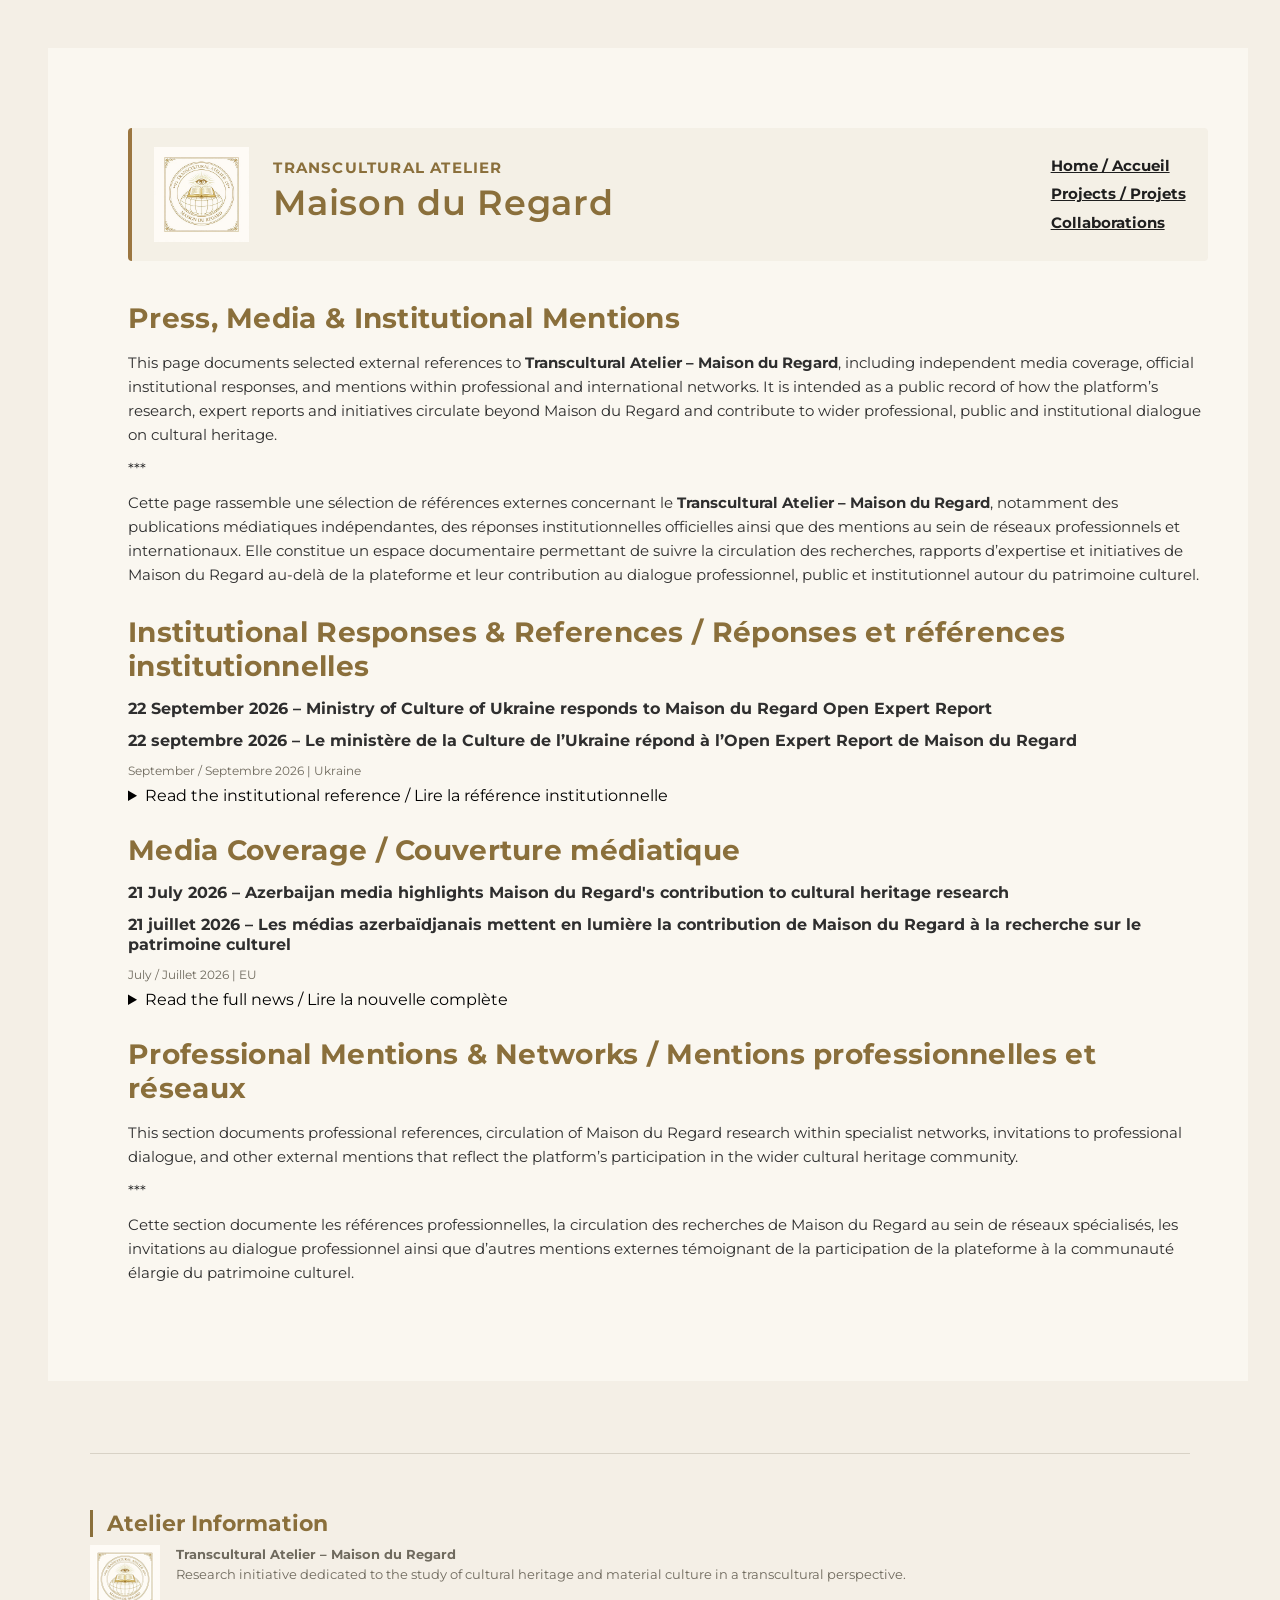
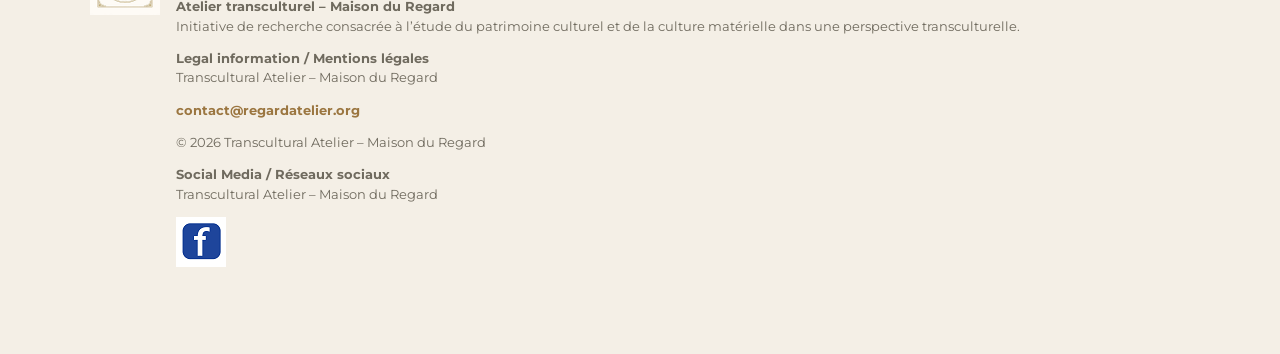
<file: press.html>
<!DOCTYPE html>
<html lang="en">

<head>

  <!-- Google tag (gtag.js) -->
  <script async src="https://www.googletagmanager.com/gtag/js?id=G-M5W3LM66CL"></script>

  <script>
    window.dataLayer = window.dataLayer || [];

    function gtag() {
      dataLayer.push(arguments);
    }

    gtag('js', new Date());
    gtag('config', 'G-M5W3LM66CL');
  </script>


  <!-- Clarity -->
  <script type="text/javascript">
    (function(c, l, a, r, i, t, y) {
      c[a] = c[a] || function() {
        (c[a].q = c[a].q || []).push(arguments);
      };

      t = l.createElement(r);
      t.async = 1;
      t.src = "https://www.clarity.ms/tag/" + i;

      y = l.getElementsByTagName(r)[0];
      y.parentNode.insertBefore(t, y);

    })(window, document, "clarity", "script", "xoc2nffbml");
  </script>


  <!-- Favicon -->
  <link rel="icon" href="img/favicon.png" sizes="32x32">
  <link rel="icon" href="img/favicon.png" sizes="192x192">
  <link rel="apple-touch-icon" href="img/favicon.png">


  <meta charset="UTF-8">
  <meta name="viewport" content="width=device-width, initial-scale=1.0">


  <title>
    Press, Media & Institutional Mentions - Transcultural Atelier · Maison du Regard
  </title>


  <meta
    name="description"
    content="Press coverage, institutional responses, professional references and network mentions related to the research, expert reports and international activities of Transcultural Atelier – Maison du Regard."
  >


  <meta
    name="keywords"
    content="Maison du Regard, Transcultural Atelier, press, media coverage, institutional references, institutional responses, professional networks, cultural heritage, patrimoine culturel, heritage research, expert reports, media mentions, cultural policy, international cooperation"
  >


  <meta
    name="author"
    content="Transcultural Atelier – Maison du Regard"
  >


  <meta name="robots" content="index, follow">


  <link
    rel="canonical"
    href="https://regardatelier.org/press.html"
  >


  <!-- Open Graph -->

  <meta
    property="og:title"
    content="Press, Media & Institutional Mentions - Maison du Regard"
  >

  <meta
    property="og:description"
    content="Selected media coverage, institutional responses and professional references documenting the public and institutional circulation of Maison du Regard research and expert work."
  >

  <meta property="og:type" content="website">

  <meta
    property="og:url"
    content="https://regardatelier.org/press.html"
  >

  <meta
    property="og:image"
    content="https://regardatelier.org/img/embl.png"
  >

  <meta
    property="og:site_name"
    content="Maison du Regard"
  >


  <!-- Twitter -->

  <meta
    name="twitter:card"
    content="summary_large_image"
  >

  <meta
    name="twitter:title"
    content="Press, Media & Institutional Mentions - Maison du Regard"
  >

  <meta
    name="twitter:description"
    content="Media coverage, institutional responses and professional references related to Maison du Regard."
  >

  <meta
    name="twitter:image"
    content="https://regardatelier.org/img/embl.png"
  >


  <!-- Fonts -->

  <link
    rel="preconnect"
    href="https://fonts.googleapis.com"
  >

  <link
    rel="preconnect"
    href="https://fonts.gstatic.com"
    crossorigin
  >

  <link
    href="https://fonts.googleapis.com/css2?family=Montserrat:wght@100..900&display=swap"
    rel="stylesheet"
  >


  <link
    rel="stylesheet"
    href="css/styles.css"
  >


  <!-- Structured Data (Schema.org) -->

  <script type="application/ld+json">
  {
    "@context": "https://schema.org",

    "@graph": [

      {
        "@type": "CollectionPage",

        "@id": "https://regardatelier.org/press.html#webpage",

        "url": "https://regardatelier.org/press.html",

        "name": "Press, Media & Institutional Mentions",

        "description": "Selected media coverage, institutional responses, professional references and network mentions documenting the external circulation of the research, expert reports and international activities of Maison du Regard.",

        "inLanguage": [
          "en",
          "fr"
        ],

        "isPartOf": {
          "@id": "https://regardatelier.org/#website"
        },

        "about": {
          "@id": "https://regardatelier.org/#organization"
        },

        "breadcrumb": {
          "@id": "https://regardatelier.org/press.html#breadcrumb"
        }
      },


      {
        "@type": "DefinedTerm",

        "@id": "https://regardatelier.org/press.html#institutional-references",

        "name": "Institutional Responses and References",

        "description": "Official responses and institutional references concerning the research and expert work of Maison du Regard."
      },


      {
        "@type": "DefinedTerm",

        "@id": "https://regardatelier.org/press.html#media-coverage",

        "name": "Media Coverage",

        "description": "Independent media publications highlighting the research, expert reports and international activities of Maison du Regard."
      },


      {
        "@type": "DefinedTerm",

        "@id": "https://regardatelier.org/press.html#professional-networks",

        "name": "Professional Mentions and Networks",

        "description": "Professional references, network circulation and external mentions related to the activities of Maison du Regard."
      },


      {
        "@type": "BreadcrumbList",

        "@id": "https://regardatelier.org/press.html#breadcrumb",

        "itemListElement": [

          {
            "@type": "ListItem",
            "position": 1,
            "name": "Maison du Regard",
            "item": "https://regardatelier.org/"
          },

          {
            "@type": "ListItem",
            "position": 2,
            "name": "Press, Media & Institutional Mentions",
            "item": "https://regardatelier.org/press.html"
          }

        ]
      }

    ]
  }
  </script>

</head>



<body class="open-reports-page">


  <!-- Wrapper -->

  <div class="wrapper">


    <!-- Main content -->

    <div class="meincontent">


      <!-- Topbar -->

      <div class="open-reports-topbar">


        <div class="open-reports-topbar-logo">

          <a href="index.html">

            <img
              src="img/embl.png"
              alt="Maison du Regard emblem"
            >

          </a>

        </div>


        <div class="open-reports-topbar-info">

          <h2 class="my-profession">
            Transcultural Atelier
          </h2>

          <h1 class="my-name">
            Maison du Regard
          </h1>

        </div>


        <nav class="open-reports-topbar-menu">

          <a
            class="my-projects-link"
            href="index.html"
          >
            Home / Accueil
          </a>

          <a
            class="my-projects-link"
            href="projects.html"
          >
            Projects / Projets
          </a>

          <a
            class="my-projects-link"
            href="collaborations.html"
          >
            Collaborations
          </a>

        </nav>


      </div>



      <!-- Page introduction -->

      <div>


        <h3 class="about-title">
          Press, Media & Institutional Mentions
        </h3>


        <div class="about-text">

          This page documents selected external references to
          <b>Transcultural Atelier – Maison du Regard</b>,
          including independent media coverage, official institutional
          responses, and mentions within professional and international
          networks.

          It is intended as a public record of how the platform’s research,
          expert reports and initiatives circulate beyond Maison du Regard
          and contribute to wider professional, public and institutional
          dialogue on cultural heritage.

        </div>


        <div class="about-text">
          ***
        </div>


        <div class="about-text">

          Cette page rassemble une sélection de références externes
          concernant le
          <b>Transcultural Atelier – Maison du Regard</b>,
          notamment des publications médiatiques indépendantes,
          des réponses institutionnelles officielles ainsi que des mentions
          au sein de réseaux professionnels et internationaux.

          Elle constitue un espace documentaire permettant de suivre
          la circulation des recherches, rapports d’expertise et initiatives
          de Maison du Regard au-delà de la plateforme et leur contribution
          au dialogue professionnel, public et institutionnel autour
          du patrimoine culturel.

        </div>



        <!-- ====================================================== -->
        <!-- INSTITUTIONAL RESPONSES -->
        <!-- ====================================================== -->


        <h3
          class="about-title"
          id="institutional-references"
        >
          Institutional Responses & References /
          Réponses et références institutionnelles
        </h3>



        <div class="work-experience-cont">


          <h4 class="work-experience-company">

            22 September 2026 – Ministry of Culture of Ukraine responds to Maison du Regard Open Expert Report

          </h4>


          <h4 class="work-experience-company">

            22 septembre 2026 – Le ministère de la Culture de l’Ukraine répond à l’Open Expert Report de Maison du Regard

          </h4>


          <p class="work-experience-period">

            September / Septembre 2026

            <span class="work-experience-period-separator">
              |
            </span>

            Ukraine

          </p>



          <details class="report-details">


            <summary>
              Read the institutional reference / Lire la référence institutionnelle
            </summary>



            <div class="about-text">
           On 22 September 2026, <b>Tetiana Krupa, cultural heritage expert at Transcultural Atelier – Maison du Regard</b>, received an official response from the <b>Ministry of Culture of Ukraine</b> concerning her independent Open Expert Report, <i>Cultural Heritage and Tourism in Ukraine’s Post-War Recovery: The Risk of Institutional Capture and Opportunities for Local Development</i>. The official letter, signed by <b>Deputy Minister of Culture Yevhen Lavro</b>, confirms that the report and the proposals presented in it were reviewed by the Ministry within its competence.
          </div>

          <div class="about-text">
           Maison du Regard highly values this professional feedback and the continuation of institutional dialogue around cultural heritage, post-war recovery, transparency and the role of local communities. Independent expert analysis is intended to contribute to such dialogue by identifying systemic issues, documenting challenges and proposing approaches that may support the long-term preservation and sustainable use of Ukraine’s cultural heritage.
          </div>

<div class="about-text">
        <p><b>English translation of the official response</p>
 <p>Regarding the expert report</p>
 <p>on cultural heritage issues</p>
 <br>
<p>Dear Ms Tetiana, </p>  </b>
<br>
          </div>

<div class="about-text">
           The Ministry of Culture of Ukraine has reviewed your report dated 9 September 2026 (incoming registration number of the Ministry of Culture dated 9 September 2026, No. K-1684/26-ZVH), prepared within the analytical work of Transcultural Atelier – Maison du Regard on cultural heritage and tourism within the system of Ukraine’s post-war recovery, and hereby informs you as follows.
          </div>

<div class="about-text">
           The issues of preserving and restoring cultural heritage, its role in the processes of Ukraine’s recovery and the development of territorial communities are extremely important and relevant under current circumstances. Cultural heritage is an integral component of national identity, social cohesion and the sustainable development of the state, and its preservation must be taken into account as one of the key areas of Ukraine’s recovery.
          </div>

<div class="about-text">
           Within its competence, the Ministry of Culture of Ukraine has examined the proposals set out in the report and will take them into account in its further work in the relevant areas.
<br>
<b><p>Respectfully,</p>
<p>Deputy Minister</p>
<p>Yevhen Lavro</p></b>
          </div>

          <!-- Image -->
      <div class="resource-image-block">
        <img
  src="img/mincult 09 26.png"
  alt="Official response from the Ministry of Culture of Ukraine"
  class="resource-image"
>
      </div>

          <div class="about-text">
            Le 22 septembre 2026, <b>Tetiana Krupa, experte en patrimoine culturel auprès du Transcultural Atelier – Maison du Regard</b>, a reçu une réponse officielle du <b>ministère de la Culture de l’Ukraine</b> concernant son Open Expert Report indépendant, <i>Cultural Heritage and Tourism in Ukraine’s Post-War Recovery: The Risk of Institutional Capture and Opportunities for Local Development</i>. La lettre officielle, signée par le <b>vice-ministre de la Culture Yevhen Lavro</b>, confirme que le rapport ainsi que les propositions qui y sont formulées ont été examinés par le ministère dans le cadre de ses compétences.
          </div>

          <div class="about-text">
            Maison du Regard accorde une grande importance à ce retour professionnel et à la poursuite du dialogue institutionnel autour du patrimoine culturel, de la reconstruction d’après-guerre, de la transparence et du rôle des communautés locales. L’analyse experte indépendante a précisément pour objectif de contribuer à ce dialogue en identifiant les enjeux systémiques, en documentant les difficultés et en proposant des approches susceptibles de soutenir la préservation à long terme et l’utilisation durable du patrimoine culturel de l’Ukraine.
          </div>
<div class="about-text">
         <b><p>Traduction française de la réponse officielle</p>
<p>Concernant le rapport d’expertise</p>
<p>sur les questions relatives au patrimoine culturel</p>

<br>
<p>Chère Madame Tetiana,</p></b>

          </div>

<div class="about-text">
           Le ministère de la Culture de l’Ukraine a examiné votre rapport en date du 9 septembre 2026 (numéro d’enregistrement entrant du ministère de la Culture en date du 9 septembre 2026, n° K-1684/26-ZVH), préparé dans le cadre du travail analytique du Transcultural Atelier – Maison du Regard et consacré au patrimoine culturel et au tourisme dans le système de reconstruction d’après-guerre de l’Ukraine, et vous informe de ce qui suit.
          </div>

<div class="about-text">
           Les questions relatives à la préservation et à la restauration du patrimoine culturel, à son rôle dans les processus de reconstruction de l’Ukraine et dans le développement des communautés territoriales sont extrêmement importantes et actuelles dans les circonstances présentes. Le patrimoine culturel constitue une composante essentielle de l’identité nationale, de la cohésion sociale et du développement durable de l’État, et sa préservation doit être prise en compte comme l’un des axes essentiels de la reconstruction de l’Ukraine.
          </div>

<div class="about-text">
           Dans le cadre de ses compétences, le ministère de la Culture de l’Ukraine a examiné les propositions formulées dans le rapport et les prendra en compte dans la poursuite de ses travaux dans les domaines concernés.
<br>
<b><p>Respectueusement,</p>
<p>Vice-ministre</p>
<p>Yevhen Lavro</p></b>
          </div>



          </details>


        </div>



        <!-- ====================================================== -->
        <!-- MEDIA COVERAGE -->
        <!-- ====================================================== -->


        <h3
          class="about-title"
          id="media-coverage"
        >
          Media Coverage /
          Couverture médiatique
        </h3>



        <div class="work-experience-cont">


          <h4 class="work-experience-company">

            21 July 2026 – Azerbaijan media highlights Maison du Regard's contribution to cultural heritage research

          </h4>


          <h4 class="work-experience-company">

            21 juillet 2026 – Les médias azerbaïdjanais mettent en lumière la contribution de Maison du Regard à la recherche sur le patrimoine culturel

          </h4>


          <p class="work-experience-period">

            July / Juillet 2026

            <span class="work-experience-period-separator">
              |
            </span>

            EU

          </p>



          <details class="report-details">


            <summary>
              Read the full news / Lire la nouvelle complète
            </summary>



            <div class="about-text">

              Maison du Regard sincerely thanks
              <b>Day.Az</b>
              and journalist
              <b>Leyla Tariverdiyeva</b>
              for their thoughtful attention to our research platform
              and to the work of the international expert community
              engaged in documenting and analysing cultural heritage
              in contexts of conflict and post-conflict recovery.

            </div>



            <div class="about-text">

              We remain committed to international academic cooperation,
              methodological dialogue, and the responsible study and protection
              of cultural heritage.

              We hope that continued collaboration between researchers,
              institutions, journalists, and heritage professionals will
              contribute to preserving our shared cultural heritage for
              future generations.

            </div>



            <div class="about-text">


              <div class="work-experience-cont">


                <h4 class="work-experience-company">
                  Media reference
                </h4>


                <ul class="work-experience-duties-list">


                  <li class="work-experience-duties-item">

                    Tariverdiyeva, Leyla.

                    <a
                      href="https://news.day.az/society/1849105.html"
                      target="_blank"
                      rel="noopener noreferrer"
                    >

                      <i>
                        European Centre Recognised the Unique Experience
                        of Studying the Heritage of Karabakh –
                        Details from Rizvan Huseynov
                      </i>

                    </a>

                    (article in Russian).
                    <b>Day.Az</b>,
                    21 July 2026.

                  </li>


                </ul>


              </div>


            </div>



            <div class="about-text">
              ***
            </div>



            <div class="about-text">

              Maison du Regard remercie sincèrement
              <b>Day.Az</b>
              et la journaliste
              <b>Leyla Tariverdiyeva</b>
              pour l'attention portée à notre plateforme de recherche
              ainsi qu'au travail de la communauté internationale d'experts
              engagée dans la documentation, l'analyse et la protection
              du patrimoine culturel dans les contextes de conflit
              et d'après-conflit.

            </div>



            <div class="about-text">

              Nous restons attachés à la coopération scientifique internationale,
              au dialogue méthodologique et à une approche responsable
              de l'étude et de la préservation du patrimoine culturel.

              Nous espérons que la poursuite de la collaboration entre
              chercheurs, institutions, journalistes et professionnels
              du patrimoine contribuera à préserver notre patrimoine culturel
              commun pour les générations futures.

            </div>



            <div class="about-text">


              <div class="work-experience-cont">


                <h4 class="work-experience-company">
                  Référence médiatique
                </h4>


                <ul class="work-experience-duties-list">


                  <li class="work-experience-duties-item">

                    Tariverdiyeva, Leyla.

                    <a
                      href="https://news.day.az/society/1849105.html"
                      target="_blank"
                      rel="noopener noreferrer"
                    >

                      <i>
                        Le Centre européen a reconnu l'expérience unique
                        de l'étude du patrimoine du Karabakh –
                        Détails de Rizvan Huseynov
                      </i>

                    </a>

                    (article en russe).
                    <b>Day.Az</b>,
                    21 juillet 2026.

                  </li>


                </ul>


              </div>


            </div>


          </details>


        </div>



        <!-- ====================================================== -->
        <!-- PROFESSIONAL MENTIONS & NETWORKS -->
        <!-- ====================================================== -->


        <h3
          class="about-title"
          id="professional-networks"
        >
          Professional Mentions & Networks /
          Mentions professionnelles et réseaux
        </h3>



        <div class="work-experience-cont">


          <div class="about-text">

            This section documents professional references,
            circulation of Maison du Regard research within specialist
            networks, invitations to professional dialogue, and other
            external mentions that reflect the platform’s participation
            in the wider cultural heritage community.

          </div>


          <div class="about-text">
            ***
          </div>


          <div class="about-text">

            Cette section documente les références professionnelles,
            la circulation des recherches de Maison du Regard au sein
            de réseaux spécialisés, les invitations au dialogue professionnel
            ainsi que d’autres mentions externes témoignant de la participation
            de la plateforme à la communauté élargie du patrimoine culturel.

          </div>


          <!-- Add future professional network entries here -->


        </div>


      </div>


    </div>

  </div>



  <!-- Footer -->

  <footer class="site-footer">


    <div class="footer-divider"></div>


    <div class="footer-block">


      <h4 class="footer-heading">
        Atelier Information
      </h4>


      <div class="footer-brand">


        <img
          src="img/embl_f.png"
          alt="Maison du Regard emblem"
          class="footer-logo"
        >


        <div class="footer-text">


          <p>

            <strong>
              Transcultural Atelier – Maison du Regard
            </strong>

            <br>

            Research initiative dedicated to the study of cultural heritage
            and material culture in a transcultural perspective.

          </p>



          <p>

            <strong>
              Atelier transculturel – Maison du Regard
            </strong>

            <br>

            Initiative de recherche consacrée à l’étude du patrimoine culturel
            et de la culture matérielle dans une perspective transculturelle.

          </p>



          <p>

            <strong>
              Legal information / Mentions légales
            </strong>

            <br>

            Transcultural Atelier – Maison du Regard

          </p>



          <div class="footer-contacts">

            <a href="mailto:contact@regardatelier.org">

              contact@regardatelier.org

            </a>

          </div>



          <p>

            © 2026 Transcultural Atelier – Maison du Regard

          </p>



          <!-- Social Media -->

          <p>

            <strong>
              Social Media / Réseaux sociaux
            </strong>

            <br>

            Transcultural Atelier – Maison du Regard

          </p>



          <a
            class="my-projects-link"
            href="https://www.facebook.com/profile.php?id=61591721396728"
            target="_blank"
            rel="noopener noreferrer"
            aria-label="Maison du Regard on Facebook"
          >

            <img
              src="img/facebook_logo_icon.png"
              alt="Facebook"
              width="50"
              height="50"
            >

          </a>


        </div>


      </div>


    </div>


  </footer>


</body>

</html>
</file>
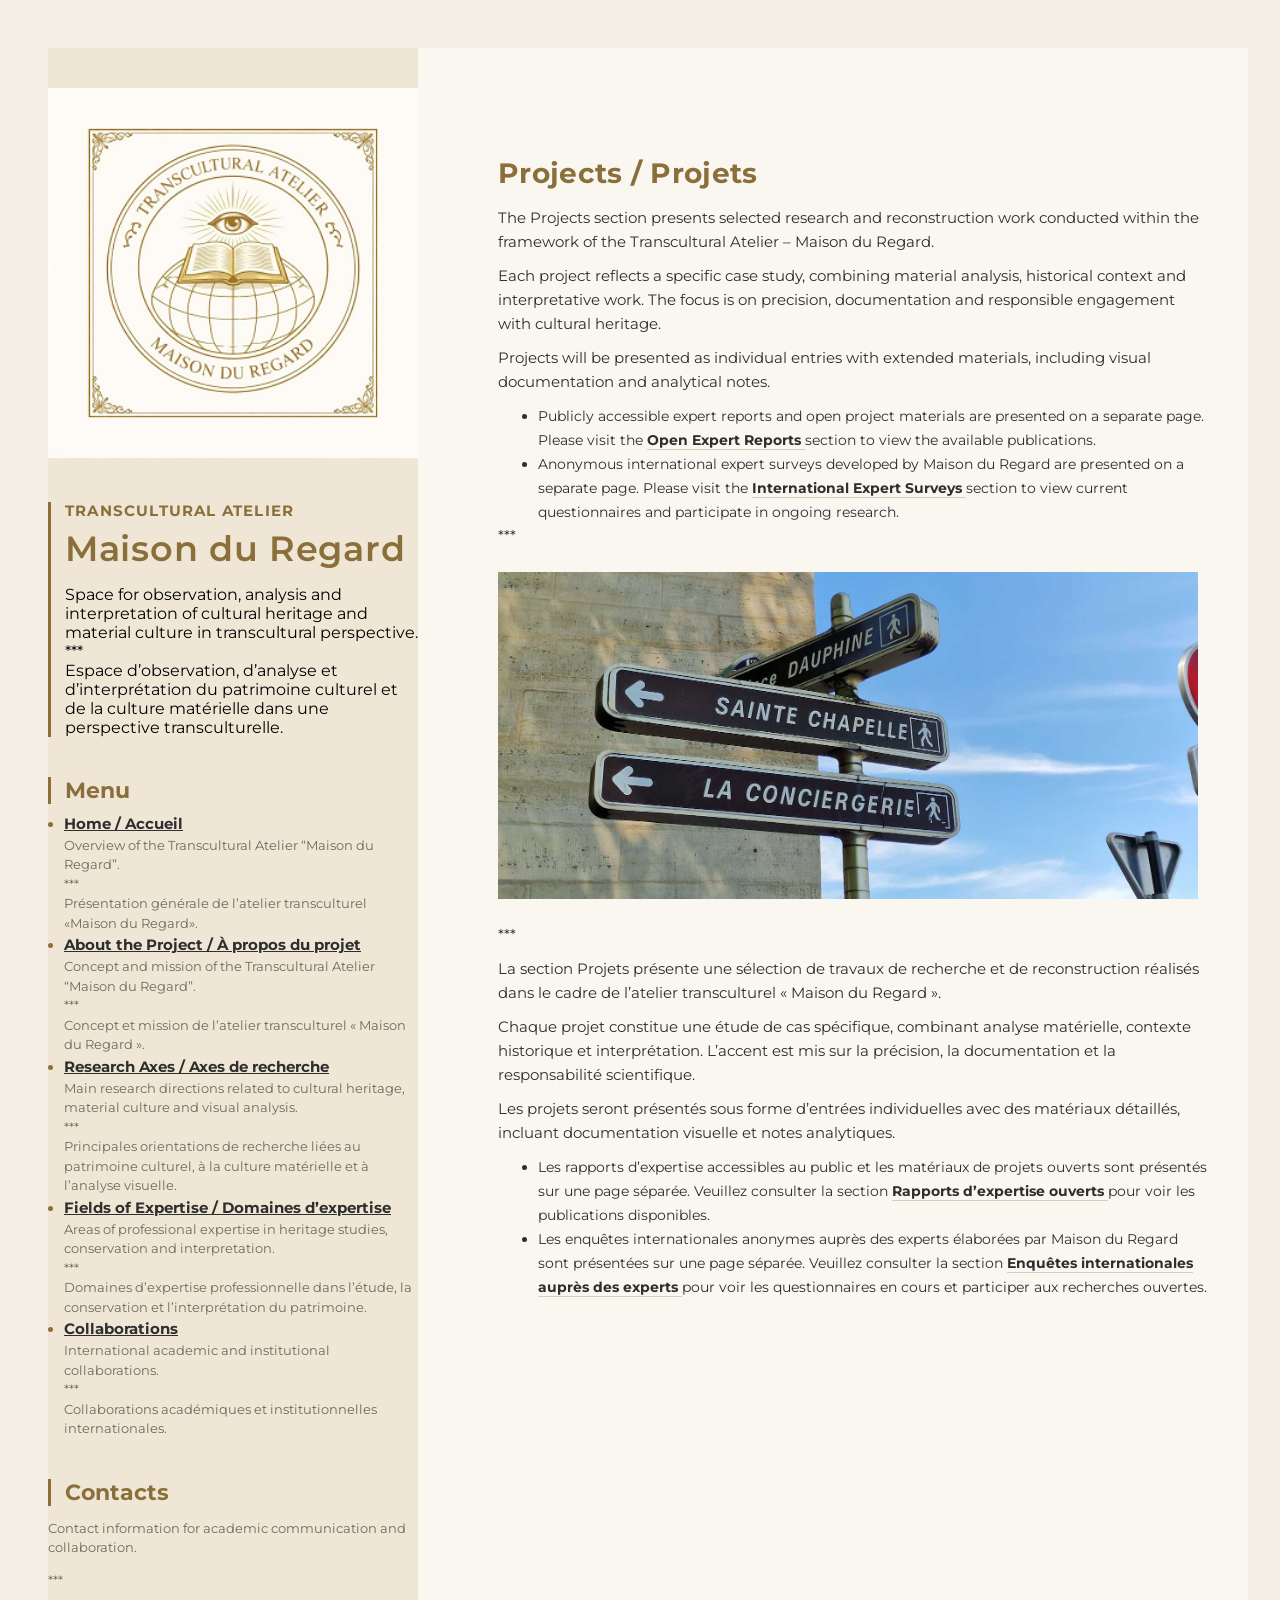
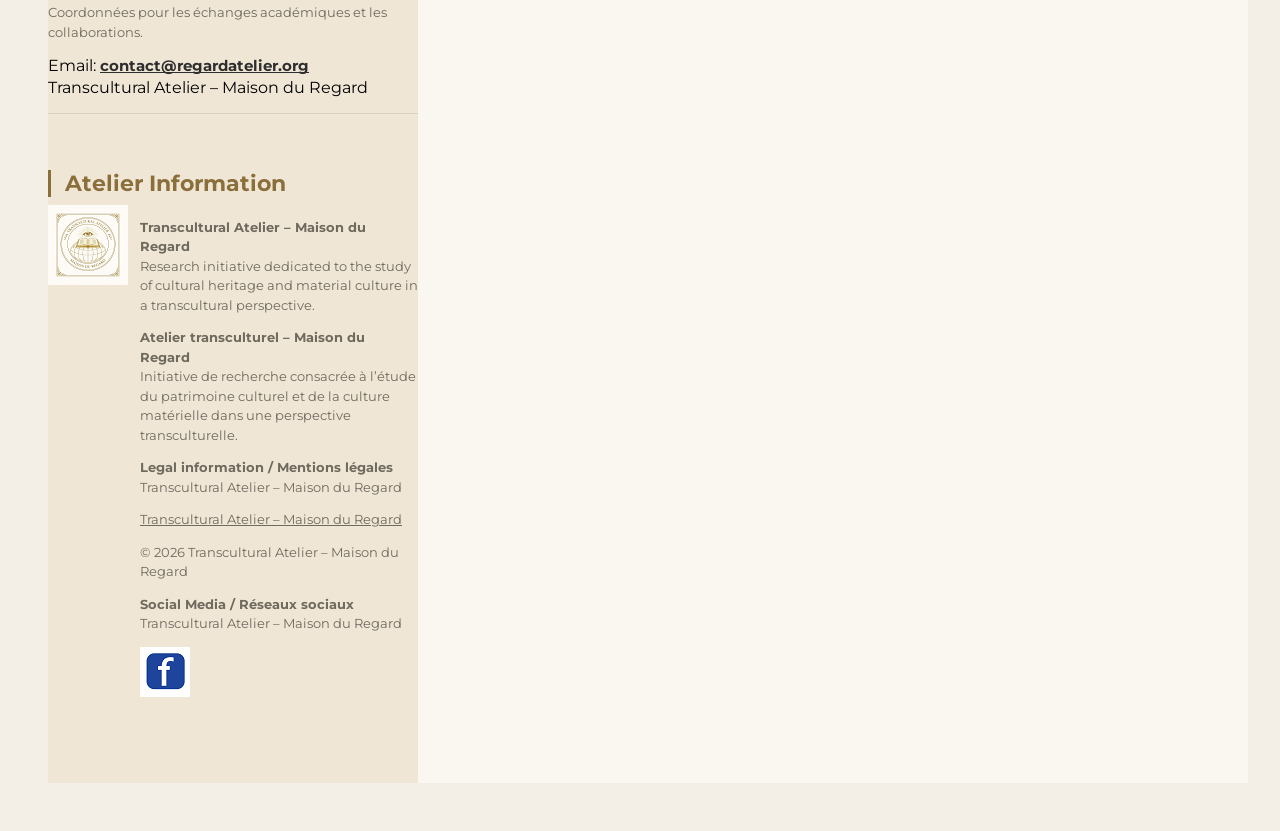
<file: projects.html>
<!DOCTYPE html>
<html lang="en">
  <head>
    <!-- Google tag (gtag.js) -->
<script async src="https://www.googletagmanager.com/gtag/js?id=G-M5W3LM66CL"></script>
<script>
  window.dataLayer = window.dataLayer || [];
  function gtag(){dataLayer.push(arguments);}
  gtag('js', new Date());

  gtag('config', 'G-M5W3LM66CL');
</script>
    <!-- Clarity -->
    <script type="text/javascript">
    (function(c,l,a,r,i,t,y){
        c[a]=c[a]||function(){(c[a].q=c[a].q||[]).push(arguments)};
        t=l.createElement(r);t.async=1;t.src="https://www.clarity.ms/tag/"+i;
        y=l.getElementsByTagName(r)[0];y.parentNode.insertBefore(t,y);
    })(window, document, "clarity", "script", "xoc2nffbml");
</script>
    <link rel="icon" href="img/favicon.png" sizes="32x32">
<link rel="icon" href="img/favicon.png" sizes="192x192">
<link rel="apple-touch-icon" href="img/favicon.png">
    <meta charset="UTF-8" />
   <meta name="viewport" content="width=device-width, initial-scale=1.0" />

<title>Projects / Projets - Transcultural Atelier · Maison du Regard</title>

<meta name="description" content="Selected research, reconstruction, documentation, and heritage interpretation projects of Transcultural Atelier – Maison du Regard, combining material analysis, historical context, conservation, and transcultural perspectives.">

<meta name="keywords" content="Maison du Regard, Transcultural Atelier, projects, projets, research projects, projets de recherche, cultural heritage, patrimoine culturel, material culture, culture matérielle, archaeology, archéologie, conservation, restoration, restauration, reconstruction, reconstitution, heritage interpretation, interprétation du patrimoine, material analysis, analyse matérielle, historical context, contexte historique, cultural landscapes, paysages culturels, museum collections, collections muséales, heritage documentation, documentation du patrimoine, expert reports, rapports d’expertise, transcultural research, recherche transculturelle, Europe, Eurasia">

<meta name="author" content="Transcultural Atelier – Maison du Regard">

<meta name="robots" content="index, follow">

<link rel="canonical" href="https://regardatelier.org/projects.html">

<meta property="og:title" content="Projects / Projets - Maison du Regard">
<meta property="og:description" content="Selected research, reconstruction, documentation, and heritage interpretation projects of Maison du Regard, combining material analysis, conservation, historical context, and transcultural perspectives.">
<meta property="og:type" content="website">
<meta property="og:url" content="https://regardatelier.org/projects.html">
<meta property="og:image" content="https://regardatelier.org/img/embl.png">
<meta property="og:site_name" content="Maison du Regard">

<meta name="twitter:card" content="summary_large_image">
<meta name="twitter:title" content="Projects / Projets - Maison du Regard">
<meta name="twitter:description" content="Selected research, reconstruction, documentation, and heritage interpretation projects of Maison du Regard.">
<meta name="twitter:image" content="https://regardatelier.org/img/embl.png">
    
    
    <link rel="preconnect" href="https://fonts.googleapis.com" />
    <link rel="preconnect" href="https://fonts.gstatic.com" crossorigin />
    <link
      href="https://fonts.googleapis.com/css2?family=Montserrat:wght@100..900&display=swap"
      rel="stylesheet"
    />

    <link rel="stylesheet" href="css/styles.css" />
   <!-- Structured Data (Schema.org) -->
<script type="application/ld+json">
{
  "@context": "https://schema.org",
  "@graph": [
    {
      "@type": "CollectionPage",
      "@id": "https://regardatelier.org/projects.html#webpage",
      "url": "https://regardatelier.org/projects.html",
      "name": "Projects | Maison du Regard",
      "description": "The Projects section presents selected research and reconstruction work conducted within the framework of the Transcultural Atelier – Maison du Regard, with a focus on material analysis, historical context, interpretation, documentation and responsible engagement with cultural heritage.",
      "keywords": [
        "Material analysis",
        "Historical context",
        "Interpretative work",
        "Visual documentation",
        "Analytical notes",
        "Cultural heritage",
        "Responsible heritage practice"
      ],
      "inLanguage": [
        "en",
        "fr"
      ],
      "isPartOf": {
        "@id": "https://regardatelier.org/#website"
      },
      "publisher": {
        "@id": "https://regardatelier.org/#organization"
      },
      "about": {
        "@id": "https://regardatelier.org/projects.html#research-and-reconstruction-work"
      },
      "mainEntity": {
        "@id": "https://regardatelier.org/projects.html#projects-section"
      },
      "hasPart": [
        {
          "@id": "https://regardatelier.org/open_expert_report.html#webpage"
        },
        {
          "@id": "https://regardatelier.org/international_expert_surveys.html#webpage"
        }
      ]
    },
    {
      "@type": "Thing",
      "@id": "https://regardatelier.org/projects.html#research-and-reconstruction-work",
      "name": "Research and reconstruction work",
      "description": "Research and reconstruction work combining material analysis, historical context, interpretative work, visual documentation and analytical notes."
    },
    {
      "@type": "WebPageElement",
      "@id": "https://regardatelier.org/projects.html#projects-section",
      "name": "Projects section",
      "description": "A section presenting the research and reconstruction work of the Transcultural Atelier – Maison du Regard and directing visitors to publicly accessible expert reports and international expert surveys.",
      "isPartOf": {
        "@id": "https://regardatelier.org/projects.html#webpage"
      },
      "about": {
        "@id": "https://regardatelier.org/projects.html#research-and-reconstruction-work"
      }
    },
    {
      "@type": "CollectionPage",
      "@id": "https://regardatelier.org/open_expert_report.html#webpage",
      "url": "https://regardatelier.org/open_expert_report.html",
      "name": "Open Expert Reports",
      "description": "Publicly accessible expert reports and open project materials published by the Transcultural Atelier – Maison du Regard.",
      "inLanguage": [
        "en",
        "fr"
      ],
      "isPartOf": {
        "@id": "https://regardatelier.org/#website"
      },
      "publisher": {
        "@id": "https://regardatelier.org/#organization"
      }
    },
    {
      "@type": "CollectionPage",
      "@id": "https://regardatelier.org/international_expert_surveys.html#webpage",
      "url": "https://regardatelier.org/international_expert_surveys.html",
      "name": "International Expert Surveys",
      "description": "Anonymous international expert surveys developed by the Transcultural Atelier – Maison du Regard for participation in ongoing research.",
      "inLanguage": [
        "en",
        "fr"
      ],
      "isPartOf": {
        "@id": "https://regardatelier.org/#website"
      },
      "publisher": {
        "@id": "https://regardatelier.org/#organization"
      }
    },
    {
      "@type": "Organization",
      "@id": "https://regardatelier.org/#organization",
      "name": "Transcultural Atelier · Maison du Regard",
      "alternateName": "Maison du Regard",
      "url": "https://regardatelier.org/",
      "logo": {
        "@type": "ImageObject",
        "@id": "https://regardatelier.org/#logo",
        "url": "https://regardatelier.org/img/embl.png",
        "contentUrl": "https://regardatelier.org/img/embl.png"
      },
      "founder": {
        "@id": "https://regardatelier.org/#tetiana-krupa"
      }
    },
    {
      "@type": "WebSite",
      "@id": "https://regardatelier.org/#website",
      "url": "https://regardatelier.org/",
      "name": "Transcultural Atelier · Maison du Regard",
      "publisher": {
        "@id": "https://regardatelier.org/#organization"
      }
    }
  ]
}
</script>
  </head>
  <body>
    <!--Wrapper-->
    <div class="wrapper">
      <!--Mein content-->
      <div class="meincontent">
        <!--Projects-->
        <div>
  <h3 class="about-title">Projects / Projets</h3>

  <div class="about-text">
    The Projects section presents selected research and reconstruction work conducted within the framework of the Transcultural Atelier – Maison du Regard.
  </div>

  <div class="about-text">
    Each project reflects a specific case study, combining material analysis, historical context and interpretative work. The focus is on precision, documentation and responsible engagement with cultural heritage.
  </div>

  <div class="about-text">
     Projects will be presented as individual entries with extended materials, including visual documentation and analytical notes.
  </div>
          <ul>
  <li class="work-experience-duties-item">
      Publicly accessible expert reports and open project materials are presented on a separate page.
      Please visit the
    <strong>  <a href="open_expert_report.html">
        Open Expert Reports
      </a></strong>
      section to view the available publications.
  </li>
            <li class="work-experience-duties-item">
  Anonymous international expert surveys developed by Maison du Regard are presented on a separate page.
  Please visit the
  <strong>
    <a href="international_expert_surveys.html">
      International Expert Surveys
    </a>
  </strong>
  section to view current questionnaires and participate in ongoing research.
</li>
</ul>

  <div class="about-text">
    ***
  </div>
<div class="resource-image-block">
  <img src="img/projects.jpg" alt="Field work" class="resource-image">
</div>
         
  <div class="about-text">
    ***
  </div>

  <div class="about-text">
    La section Projets présente une sélection de travaux de recherche et de reconstruction réalisés dans le cadre de l’atelier transculturel « Maison du Regard ».
  </div>

  <div class="about-text">
    Chaque projet constitue une étude de cas spécifique, combinant analyse matérielle, contexte historique et interprétation. L’accent est mis sur la précision, la documentation et la responsabilité scientifique.
  </div>

  <div class="about-text">
    Les projets seront présentés sous forme d’entrées individuelles avec des matériaux détaillés, incluant documentation visuelle et notes analytiques.
  </div>
          <ul>
  <li class="work-experience-duties-item">
      Les rapports d’expertise accessibles au public et les matériaux de projets ouverts sont présentés sur une page séparée.
      Veuillez consulter la section
     <strong> <a href="open_expert_report.html">
 Rapports d’expertise ouverts
      </a></strong>
      pour voir les publications disponibles.
  </li>
            <li class="work-experience-duties-item">
  Les enquêtes internationales anonymes auprès des experts élaborées par Maison du Regard sont présentées sur une page séparée.
  Veuillez consulter la section
  <strong>
    <a href="international_expert_surveys.html">
      Enquêtes internationales auprès des experts
    </a>
  </strong>
  pour voir les questionnaires en cours et participer aux recherches ouvertes.
</li>
</ul>
</div> 
      </div>

      <!--Sidebar-->
      <aside class="sidebar">
        <img src="img/embl.png" alt="emblem" width="370" />
        <div class="sidebar-content"> 
          </div>
           <!--My info-->
        <div class="my-info">
          <h2 class="my-profession">Transcultural Atelier</h2>
          <h1 class="my-name">Maison du Regard</h1>
          <p class="my-descr">
           <div> Space for observation, analysis and interpretation of cultural
            heritage and material culture in transcultural perspective.</div>
            <div>***</div>
            <div>Espace d’observation, d’analyse et d’interprétation du patrimoine culturel et de la culture matérielle dans une perspective transculturelle.</div>
          </p>
        </div>
 <!--My Projects-->
        <div class="my-projects-cont">
          <h3 class="my-projects-title">Menu</h3>
          <ul class="my-projects-list">
             <li class="my-projects-item">
  <a class="my-projects-link" href="index.html">
    Home / Accueil
  </a>
  <div class="my-projects-item-tech">
    <div>Overview of the Transcultural Atelier “Maison du Regard”.</div>
    <div>***</div>
    <div>Présentation générale de l’atelier transculturel «Maison du Regard».</div>
  </div>
</li>        
 <li class="my-projects-item">
              <a
                class="my-projects-link"
                href="about.html"
                >About the Project / À propos du projet</a
              >
              <span class="my-projects-item-tech"
                >
                <div>Concept and mission of the Transcultural Atelier &ldquo;Maison du Regard&rdquo;.</div>
<div>***</div>
<div>Concept et mission de l&rsquo;atelier transculturel &laquo; Maison du Regard &raquo;.</div></span
              >
            </li>
            <li class="my-projects-item">
              <a
                class="my-projects-link"
                href="Research.html"
                >Research Axes / Axes de recherche</a>
              <span class="my-projects-item-tech"
                > 
                <div>Main research directions related to cultural heritage, material culture and visual analysis.</div>
                <div>***</div>
                <div>Principales orientations de recherche liées au patrimoine culturel, à la culture matérielle et à l’analyse visuelle.</div>
                </span
              >
            </li>
<li class="my-projects-item">
              <a
                class="my-projects-link"
                href="fields.html"
                >Fields of Expertise / Domaines d’expertise</a
              >
              <span class="my-projects-item-tech"
                >
               <div>Areas of professional expertise in heritage studies, conservation and interpretation.</div>
               <div>***</div>
               <div>Domaines d’expertise professionnelle dans l’étude, la conservation et l’interprétation du patrimoine.</div>
</span
              >
            </li>
            <li class="my-projects-item">
              <a
                class="my-projects-link"
                href="collaborations.html"
                >Collaborations</a
              >
              <span class="my-projects-item-tech"
                >
                <div>International academic and institutional collaborations.</div>
                <div>***</div>
                <div>Collaborations académiques et institutionnelles internationales.</div>
</span
              >
                      </ul>
        </div>
<!--My contacts-->
        <div class="contacs-cont">

  <h3 class="contacs-title">Contacts</h3>

  <div class="contacts-description">
    <p>Contact information for academic communication and collaboration.</p>
    <p>***</p>
    <p>Coordonnées pour les échanges académiques et les collaborations.</p>
  </div>
 Email: 
<a class="contacs-link" href="mailto:ateliermaisondure@gmail.com">
contact@regardatelier.org
</a><br>
<span class="email-label">
Transcultural Atelier – Maison du Regard
</span>

<!--footer-->
  <div class="footer-divider"></div>
  <div class="footer-block">

    <h4 class="footer-heading">Atelier Information</h4>

    <div class="footer-brand">

      <img src="img/embl_f.png" alt="Maison du Regard emblem" class="footer-logo">

      <div class="footer-text">

        <p>
          <strong>Transcultural Atelier – Maison du Regard</strong><br>
          Research initiative dedicated to the study of cultural heritage and material culture in a transcultural perspective.
        </p>

        <p>
          <strong>Atelier transculturel – Maison du Regard</strong><br>
          Initiative de recherche consacrée à l’étude du patrimoine culturel et de la culture matérielle dans une perspective transculturelle.
        </p>

        <p>
          <strong>Legal information / Mentions légales</strong><br>
          Transcultural Atelier – Maison du Regard
        </p>

        <p>
          <div class="footer-contacts a"><a href="mailto:contact@regardatelier.org">Transcultural Atelier – Maison du Regard</a></div> 
        </p>

        <p>
          © 2026 Transcultural Atelier – Maison du Regard
        </p>
<!-- Social Media -->
        <p>
          <strong>Social Media / Réseaux sociaux</strong><br>
          Transcultural Atelier – Maison du Regard
        </p>
        <a class="my-projects-link" href="https://www.facebook.com/profile.php?id=61591721396728"
   target="_blank"
   rel="noopener noreferrer"
   aria-label="Maison du Regard on Facebook">
    <img src="img/facebook_logo_icon.png"
         alt="Facebook"
         width="50"
         height="50">
</a>
      </div>

    </div>

  </div>

</div>
</div>

            </ul>
          </div>
        </div>
      </aside>
    </div>
  </body>
</html>
</file>
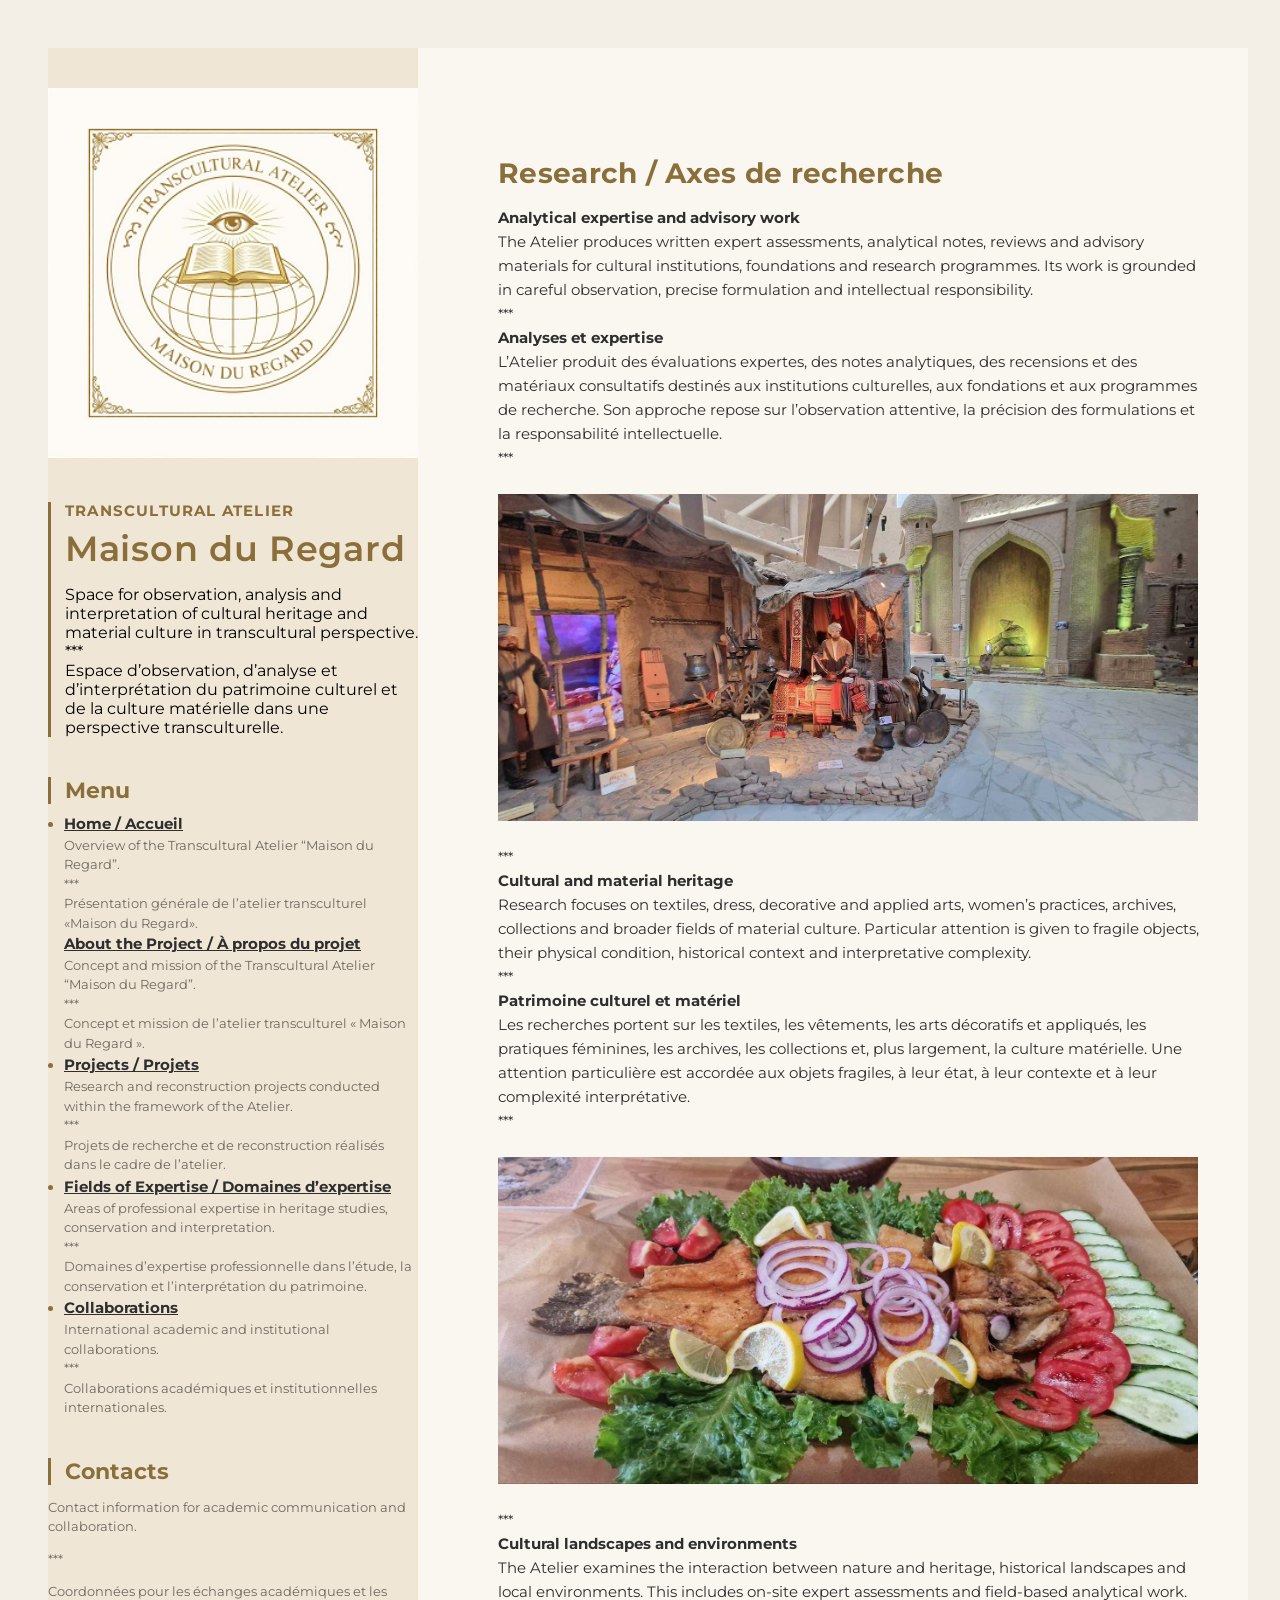
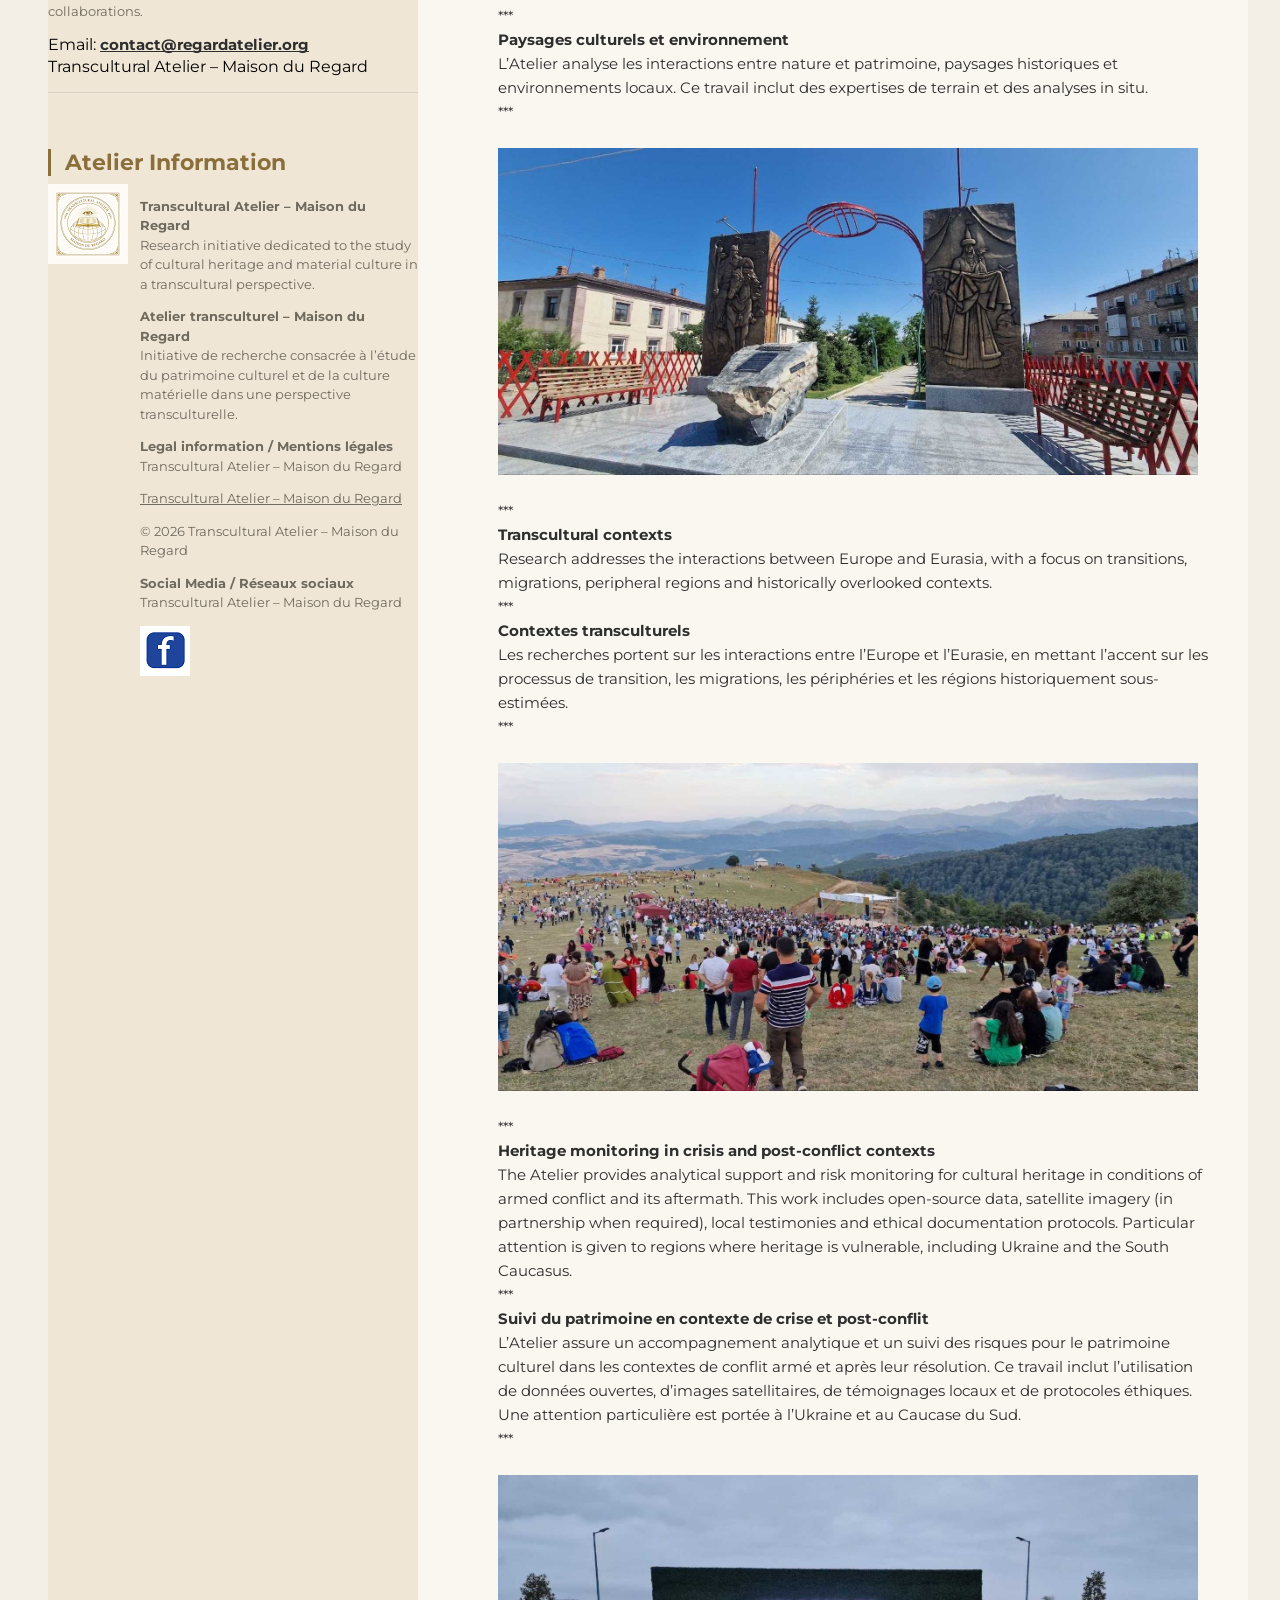
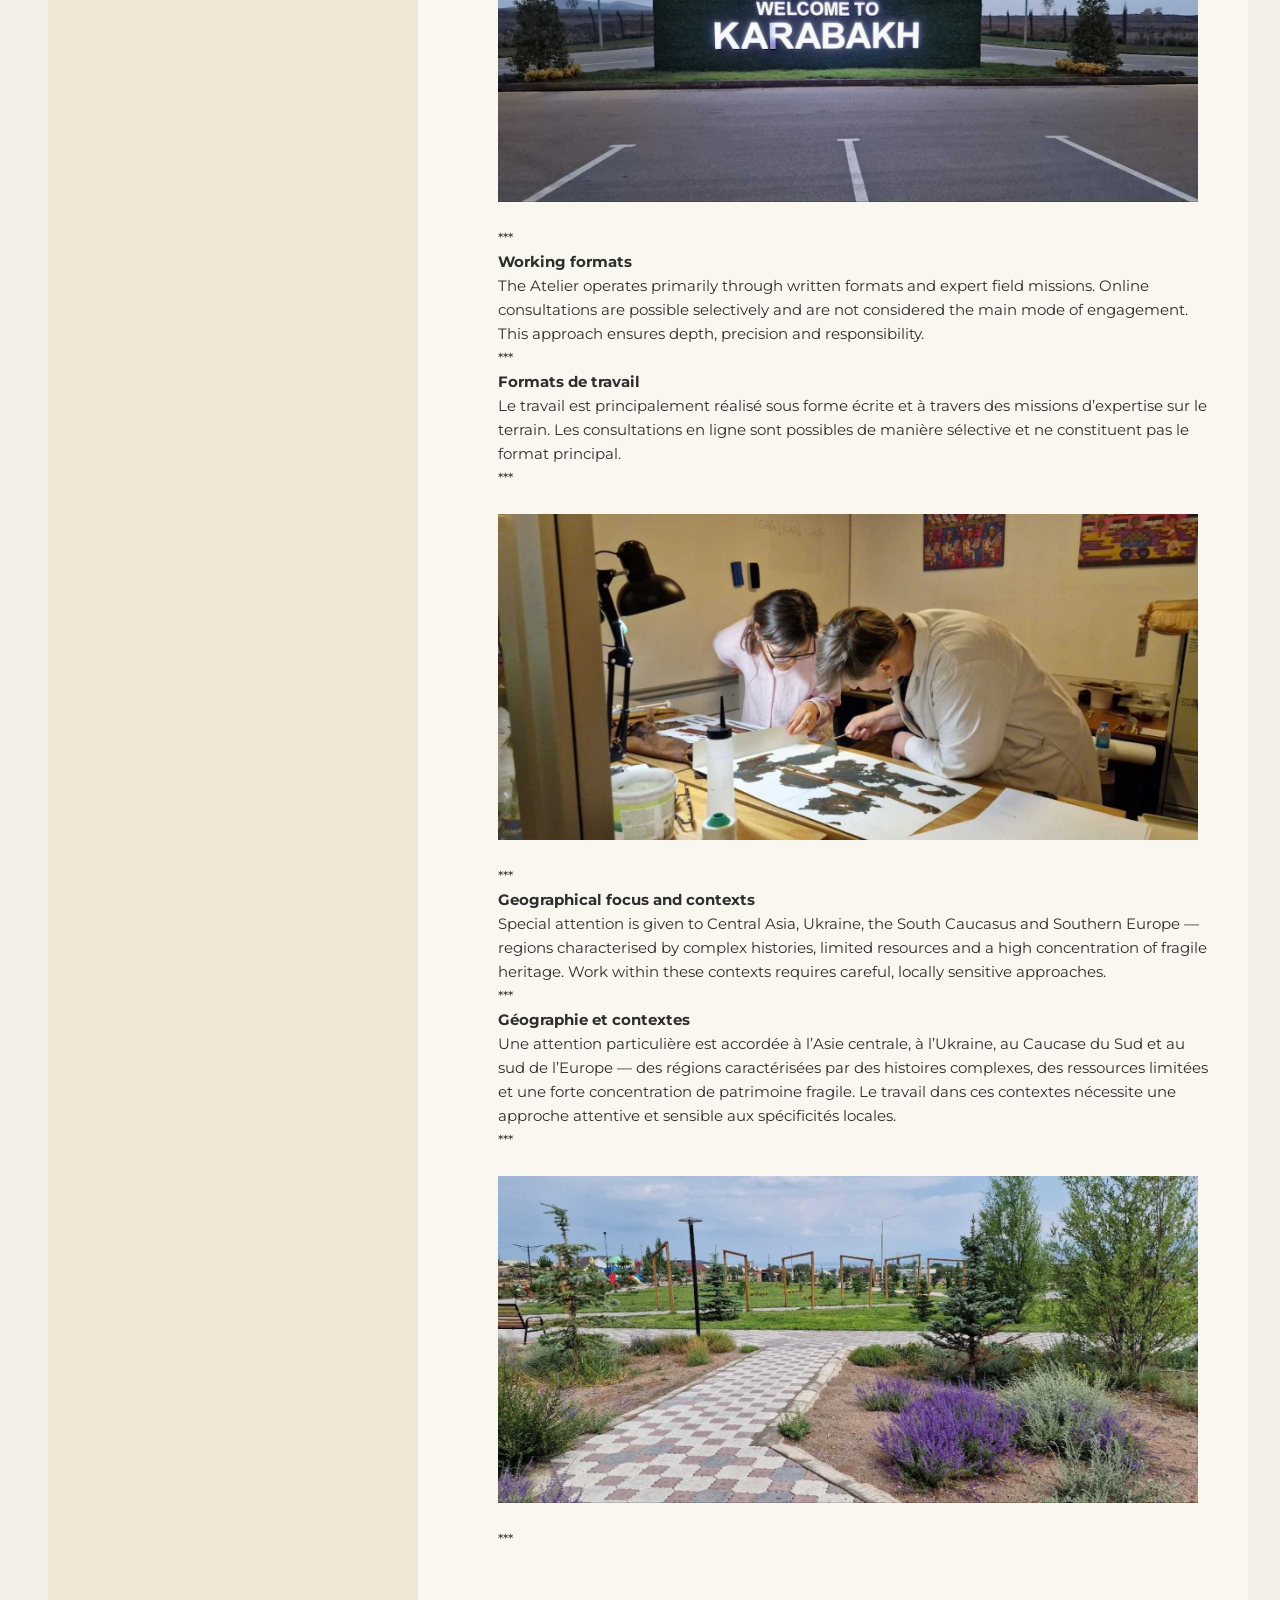
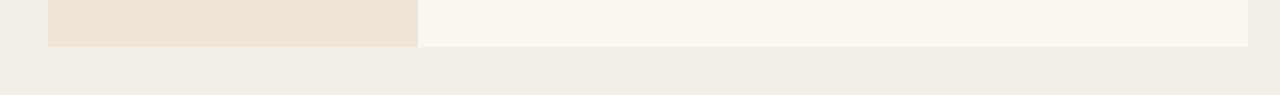
<file: Research.html>
<!DOCTYPE html>
<html lang="en">
  <head>
       <!-- Google tag (gtag.js) -->
<script async src="https://www.googletagmanager.com/gtag/js?id=G-M5W3LM66CL"></script>
<script>
  window.dataLayer = window.dataLayer || [];
  function gtag(){dataLayer.push(arguments);}
  gtag('js', new Date());

  gtag('config', 'G-M5W3LM66CL');
</script>

    <!-- Clarity -->
    <script type="text/javascript">
    (function(c,l,a,r,i,t,y){
        c[a]=c[a]||function(){(c[a].q=c[a].q||[]).push(arguments)};
        t=l.createElement(r);t.async=1;t.src="https://www.clarity.ms/tag/"+i;
        y=l.getElementsByTagName(r)[0];y.parentNode.insertBefore(t,y);
    })(window, document, "clarity", "script", "xoc2nffbml");
</script>
    <link rel="icon" href="img/favicon.png" sizes="32x32">
<link rel="icon" href="img/favicon.png" sizes="192x192">
<link rel="apple-touch-icon" href="img/favicon.png">
    <meta charset="UTF-8" />
  <meta name="viewport" content="width=device-width, initial-scale=1.0" />

<title>Research - Transcultural Atelier · Maison du Regard</title>

<meta name="description" content="Research directions of the Transcultural Atelier – Maison du Regard, including cultural heritage analysis, material culture, transcultural contexts, conservation, documentation, and heritage monitoring in crisis regions.">

<meta name="keywords" content="Maison du Regard, Transcultural Atelier, research, recherche, cultural heritage, patrimoine culturel, material culture, culture matérielle, archaeology, archéologie, conservation, restoration, restauration, transcultural research, recherche transculturelle, heritage analysis, analyse du patrimoine, heritage documentation, documentation du patrimoine, cultural landscapes, paysages culturels, museum collections, collections muséales, crisis heritage, patrimoine en crise, heritage monitoring, monitoring du patrimoine">

<meta name="author" content="Transcultural Atelier – Maison du Regard">

<meta name="robots" content="index, follow">

<link rel="canonical" href="https://regardatelier.org/Research.html">

<meta property="og:title" content="Research - Maison du Regard">
<meta property="og:description" content="Research directions of Maison du Regard: cultural heritage, material culture, conservation, transcultural contexts, and heritage monitoring.">
<meta property="og:type" content="website">
<meta property="og:url" content="https://regardatelier.org/Research.html">
<meta property="og:image" content="https://regardatelier.org/img/embl.png">
<meta property="og:site_name" content="Maison du Regard">

<meta name="twitter:card" content="summary_large_image">
<meta name="twitter:title" content="Research - Maison du Regard">
<meta name="twitter:description" content="Research directions of Maison du Regard: cultural heritage, material culture, conservation, transcultural contexts, and heritage monitoring.">
<meta name="twitter:image" content="https://regardatelier.org/img/embl.png">  
    <link rel="preconnect" href="https://fonts.googleapis.com" />
    <link rel="preconnect" href="https://fonts.gstatic.com" crossorigin />
    <link
      href="https://fonts.googleapis.com/css2?family=Montserrat:wght@100..900&display=swap"
      rel="stylesheet"
    />

    <link rel="stylesheet" href="css/styles.css" />
    <!-- Schema.org: Research / Axes de recherche -->
    <script type="application/ld+json">
{
  "@context": "https://schema.org",
  "@graph": [

    {
      "@type": "CollectionPage",
      "@id": "https://regardatelier.org/Research.html#webpage",
      "url": "https://regardatelier.org/Research.html",
      "name": "Research / Axes de recherche",
      "alternateName": [
        "Research and Expertise",
        "Recherche et expertise"
      ],
      "description": "The Atelier produces written expert assessments, analytical notes, reviews and advisory materials for cultural institutions, foundations and research programmes. Its work is grounded in careful observation, precise formulation and intellectual responsibility.",
      "inLanguage": [
        "en",
        "fr"
      ],
      "isPartOf": {
        "@id": "https://regardatelier.org/#website"
      },
      "about": {
        "@id": "https://regardatelier.org/#organization"
      },
      "mainEntity": {
        "@id": "https://regardatelier.org/Research.html#research-areas"
      },
      "breadcrumb": {
        "@id": "https://regardatelier.org/Research.html#breadcrumb"
      }
    },

    {
      "@type": "DefinedTermSet",
      "@id": "https://regardatelier.org/Research.html#research-areas",
      "name": "Research and Expertise Areas",
      "alternateName": "Axes de recherche et d’expertise",
      "description": "Research fields, analytical expertise and geographical contexts of Maison du Regard.",
      "hasDefinedTerm": [
        {
          "@id": "https://regardatelier.org/Research.html#cultural-material-heritage"
        },
        {
          "@id": "https://regardatelier.org/Research.html#cultural-landscapes"
        },
        {
          "@id": "https://regardatelier.org/Research.html#transcultural-contexts"
        },
        {
          "@id": "https://regardatelier.org/Research.html#heritage-in-crisis"
        },
        {
          "@id": "https://regardatelier.org/Research.html#working-formats"
        },
        {
          "@id": "https://regardatelier.org/Research.html#geographical-focus"
        }
      ]
    },

    {
      "@type": "DefinedTerm",
      "@id": "https://regardatelier.org/Research.html#cultural-material-heritage",
      "name": "Cultural and material heritage",
      "alternateName": "Patrimoine culturel et matériel",
      "description": "Research on archaeological textiles, dress, decorative and applied arts, archives, museum collections, women's practices and wider fields of material culture.",
      "termCode": "cultural-material-heritage",
      "inDefinedTermSet": {
        "@id": "https://regardatelier.org/Research.html#research-areas"
      }
    },

    {
      "@type": "DefinedTerm",
      "@id": "https://regardatelier.org/Research.html#cultural-landscapes",
      "name": "Cultural landscapes and environments",
      "alternateName": "Paysages culturels et environnement",
      "description": "Interaction between nature, cultural heritage, historical landscapes and local environments through analytical and field-based research.",
      "termCode": "cultural-landscapes",
      "inDefinedTermSet": {
        "@id": "https://regardatelier.org/Research.html#research-areas"
      }
    },

    {
      "@type": "DefinedTerm",
      "@id": "https://regardatelier.org/Research.html#transcultural-contexts",
      "name": "Transcultural contexts",
      "alternateName": "Contextes transculturels",
      "description": "Research on interactions between Europe and Eurasia with emphasis on transitions, migration, peripheral regions and overlooked historical contexts.",
      "termCode": "transcultural-contexts",
      "inDefinedTermSet": {
        "@id": "https://regardatelier.org/Research.html#research-areas"
      }
    },

    {
      "@type": "DefinedTerm",
      "@id": "https://regardatelier.org/Research.html#heritage-in-crisis",
      "name": "Heritage monitoring in crisis and post-conflict contexts",
      "alternateName": "Suivi du patrimoine en contexte de crise et post-conflit",
      "description": "Analytical support for cultural heritage under conditions of armed conflict using open-source information, satellite imagery, local testimonies and ethical documentation.",
      "termCode": "heritage-crisis",
      "inDefinedTermSet": {
        "@id": "https://regardatelier.org/Research.html#research-areas"
      }
    },

    {
      "@type": "DefinedTerm",
      "@id": "https://regardatelier.org/Research.html#working-formats",
      "name": "Working formats",
      "alternateName": "Formats de travail",
      "description": "Research is carried out primarily through written expert studies and field missions, with online consultations provided selectively.",
      "termCode": "working-formats",
      "inDefinedTermSet": {
        "@id": "https://regardatelier.org/Research.html#research-areas"
      }
    },

    {
      "@type": "DefinedTerm",
      "@id": "https://regardatelier.org/Research.html#geographical-focus",
      "name": "Geographical focus and contexts",
      "alternateName": "Géographie et contextes",
      "description": "Primary geographical focus includes Central Asia, Ukraine, the South Caucasus and Southern Europe, with emphasis on fragile cultural heritage.",
      "termCode": "geographical-focus",
      "inDefinedTermSet": {
        "@id": "https://regardatelier.org/Research.html#research-areas"
      }
    },

    {
      "@type": "BreadcrumbList",
      "@id": "https://regardatelier.org/Research.html#breadcrumb",
      "itemListElement": [
        {
          "@type": "ListItem",
          "position": 1,
          "name": "Maison du Regard",
          "item": "https://regardatelier.org/"
        },
        {
          "@type": "ListItem",
          "position": 2,
          "name": "Research",
          "item": "https://regardatelier.org/Research.html"
        }
      ]
    }

  ]
}
</script>
  </head>
  <body>
    <!--Wrapper-->
    <div class="wrapper">
      <!--Mein content-->
      <div class="meincontent">
            <!--Research-->
<h3 class="about-title">Research / Axes de recherche</h3>

<div class="about-text">

<!-- 1 -->
<div>
<strong>Analytical expertise and advisory work</strong><br>
The Atelier produces written expert assessments, analytical notes, reviews and advisory materials for cultural institutions, foundations and research programmes. Its work is grounded in careful observation, precise formulation and intellectual responsibility.
</div>
<div class="work-experience-duties-item">
      ***
    </div>
<div>
<strong>Analyses et expertise</strong><br>
L’Atelier produit des évaluations expertes, des notes analytiques, des recensions et des matériaux consultatifs destinés aux institutions culturelles, aux fondations et aux programmes de recherche. Son approche repose sur l’observation attentive, la précision des formulations et la responsabilité intellectuelle.
</div>
<div class="work-experience-duties-item">
      ***
    </div>
<div class="resource-image-block">
  <img src="img/research-1.jpg" alt="Analytical work" class="resource-image">
</div>
<div class="work-experience-duties-item">
      ***
    </div>
<!-- 2 -->
<div>
<strong>Cultural and material heritage</strong><br>
Research focuses on textiles, dress, decorative and applied arts, women’s practices, archives, collections and broader fields of material culture. Particular attention is given to fragile objects, their physical condition, historical context and interpretative complexity.
</div>
<div class="work-experience-duties-item">
      ***
    </div>
<div>
<strong>Patrimoine culturel et matériel</strong><br>
Les recherches portent sur les textiles, les vêtements, les arts décoratifs et appliqués, les pratiques féminines, les archives, les collections et, plus largement, la culture matérielle. Une attention particulière est accordée aux objets fragiles, à leur état, à leur contexte et à leur complexité interprétative.
</div>
<div class="work-experience-duties-item">
      ***
    </div>
<div class="resource-image-block">
  <img src="img/research-2.jpg" alt="Material culture" class="resource-image">
</div>
<div class="work-experience-duties-item">
      ***
    </div>
<!-- 3 -->
<div>
<strong>Cultural landscapes and environments</strong><br>
The Atelier examines the interaction between nature and heritage, historical landscapes and local environments. This includes on-site expert assessments and field-based analytical work.
</div>
<div class="work-experience-duties-item">
      ***
    </div>
<div>
<strong>Paysages culturels et environnement</strong><br>
L’Atelier analyse les interactions entre nature et patrimoine, paysages historiques et environnements locaux. Ce travail inclut des expertises de terrain et des analyses in situ.
</div>
<div class="work-experience-duties-item">
      ***
    </div>
<div class="resource-image-block">
  <img src="img/research-3.jpg" alt="Cultural landscapes" class="resource-image">
</div>
<div class="work-experience-duties-item">
      ***
    </div>
<!-- 4 -->
<div>
<strong>Transcultural contexts</strong><br>
Research addresses the interactions between Europe and Eurasia, with a focus on transitions, migrations, peripheral regions and historically overlooked contexts.
</div>
<div class="work-experience-duties-item">
      ***
    </div>
<div>
<strong>Contextes transculturels</strong><br>
Les recherches portent sur les interactions entre l’Europe et l’Eurasie, en mettant l’accent sur les processus de transition, les migrations, les périphéries et les régions historiquement sous-estimées.
</div>
<div class="work-experience-duties-item">
      ***
    </div>
<div class="resource-image-block">
  <img src="img/research-4.jpg" alt="Transcultural contexts" class="resource-image">
</div>
<div class="work-experience-duties-item">
      ***
    </div>
<!-- 5 -->
<div>
<strong>Heritage monitoring in crisis and post-conflict contexts</strong><br>
The Atelier provides analytical support and risk monitoring for cultural heritage in conditions of armed conflict and its aftermath. This work includes open-source data, satellite imagery (in partnership when required), local testimonies and ethical documentation protocols. Particular attention is given to regions where heritage is vulnerable, including Ukraine and the South Caucasus.
</div>
<div class="work-experience-duties-item">
      ***
    </div>
<div>
<strong>Suivi du patrimoine en contexte de crise et post-conflit</strong><br>
L’Atelier assure un accompagnement analytique et un suivi des risques pour le patrimoine culturel dans les contextes de conflit armé et après leur résolution. Ce travail inclut l’utilisation de données ouvertes, d’images satellitaires, de témoignages locaux et de protocoles éthiques. Une attention particulière est portée à l’Ukraine et au Caucase du Sud.
</div>
<div class="work-experience-duties-item">
      ***
    </div>
<div class="resource-image-block">
  <img src="img/research-5.jpg" alt="Heritage in crisis" class="resource-image">
</div>
<div class="work-experience-duties-item">
      ***
    </div>
<!-- 6 -->
<div>
<strong>Working formats</strong><br>
The Atelier operates primarily through written formats and expert field missions. Online consultations are possible selectively and are not considered the main mode of engagement. This approach ensures depth, precision and responsibility.
</div>
<div class="work-experience-duties-item">
      ***
    </div>
<div>
<strong>Formats de travail</strong><br>
Le travail est principalement réalisé sous forme écrite et à travers des missions d’expertise sur le terrain. Les consultations en ligne sont possibles de manière sélective et ne constituent pas le format principal.
</div>
<div class="work-experience-duties-item">
      ***
    </div>
<div class="resource-image-block">
  <img src="img/research-6.jpg" alt="Field work" class="resource-image">
</div>
<div class="work-experience-duties-item">
      ***
    </div>
<!-- 7 -->
<div>
<strong>Geographical focus and contexts</strong><br>
Special attention is given to Central Asia, Ukraine, the South Caucasus and Southern Europe — regions characterised by complex histories, limited resources and a high concentration of fragile heritage. Work within these contexts requires careful, locally sensitive approaches.
</div>
<div class="work-experience-duties-item">
      ***
    </div>
<div>
<strong>Géographie et contextes</strong><br>
Une attention particulière est accordée à l’Asie centrale, à l’Ukraine, au Caucase du Sud et au sud de l’Europe — des régions caractérisées par des histoires complexes, des ressources limitées et une forte concentration de patrimoine fragile. Le travail dans ces contextes nécessite une approche attentive et sensible aux spécificités locales.
</div>
<div class="work-experience-duties-item">
      ***
    </div>
<div class="resource-image-block">
  <img src="img/research-7.jpg" alt="Geographical focus" class="resource-image">
</div>
<div class="work-experience-duties-item">
      ***
    </div>
</div>
      </div>

      <!--Sidebar-->
      <aside class="sidebar">
        <img src="img/embl.png" alt="emblem" width="370" />
        <div class="sidebar-content"> 
          </div>
           <!--My info-->
        <div class="my-info">
          <h2 class="my-profession">Transcultural Atelier</h2>
          <h1 class="my-name">Maison du Regard</h1>
          <p class="my-descr">
           <div> Space for observation, analysis and interpretation of cultural
            heritage and material culture in transcultural perspective.</div>
            <div>***</div>
            <div>Espace d’observation, d’analyse et d’interprétation du patrimoine culturel et de la culture matérielle dans une perspective transculturelle.</div>
          </p>
        </div>
 <!--My Projects-->
        <div class="my-projects-cont">
          <h3 class="my-projects-title">Menu</h3>
          <ul class="my-projects-list">
            <li class="my-projects-item">
                <a class="my-projects-link" href="index.html">
    Home / Accueil
  </a>
  <div class="my-projects-item-tech">
    <div>Overview of the Transcultural Atelier “Maison du Regard”.</div>
    <div>***</div>
    <div>Présentation générale de l’atelier transculturel «Maison du Regard».</div>
              <a
                class="my-projects-link"
                href="about.html"
                >About the Project / À propos du projet</a
              >
              <span class="my-projects-item-tech"
                >
                <div>Concept and mission of the Transcultural Atelier &ldquo;Maison du Regard&rdquo;.</div>
<div>***</div>
<div>Concept et mission de l&rsquo;atelier transculturel &laquo; Maison du Regard &raquo;.</div></span
              >
            </li>
            <li class="my-projects-item">
              <a
                class="my-projects-link"
                href="projects.html"
                >Projects / Projets</a
              >
              <span class="my-projects-item-tech"
                >
                <div>Research and reconstruction projects conducted within the framework of the Atelier.</div>
                <div>***</div>
                <div>Projets de recherche et de reconstruction réalisés dans le cadre de l’atelier.</div>
               </span
              >
            </li>
<li class="my-projects-item">
              <a
                class="my-projects-link"
                href="fields.html"
                >Fields of Expertise / Domaines d’expertise</a
              >
              <span class="my-projects-item-tech"
                >
               <div>Areas of professional expertise in heritage studies, conservation and interpretation.</div>
               <div>***</div>
               <div>Domaines d’expertise professionnelle dans l’étude, la conservation et l’interprétation du patrimoine.</div>
</span
              >
            </li>
            <li class="my-projects-item">
              <a
                class="my-projects-link"
                href="collaborations.html"
                >Collaborations</a
              >
              <span class="my-projects-item-tech"
                >
                <div>International academic and institutional collaborations.</div>
                <div>***</div>
                <div>Collaborations académiques et institutionnelles internationales.</div>
</span
              >
                      </ul>
        </div>
<!--My contacts-->
        <div class="contacs-cont">

  <h3 class="contacs-title">Contacts</h3>

  <div class="contacts-description">
    <p>Contact information for academic communication and collaboration.</p>
    <p>***</p>
    <p>Coordonnées pour les échanges académiques et les collaborations.</p>
  </div>
  Email: 
<a class="contacs-link" href="mailto:ateliermaisondure@gmail.com">
contact@regardatelier.org
</a><br>
<span class="email-label">
Transcultural Atelier – Maison du Regard
</span>

<!--footer-->
  <div class="footer-divider"></div>
  <div class="footer-block">

    <h4 class="footer-heading">Atelier Information</h4>

    <div class="footer-brand">

      <img src="img/embl_f.png" alt="Maison du Regard emblem" class="footer-logo">

      <div class="footer-text">

        <p>
          <strong>Transcultural Atelier – Maison du Regard</strong><br>
          Research initiative dedicated to the study of cultural heritage and material culture in a transcultural perspective.
        </p>

        <p>
          <strong>Atelier transculturel – Maison du Regard</strong><br>
          Initiative de recherche consacrée à l’étude du patrimoine culturel et de la culture matérielle dans une perspective transculturelle.
        </p>

        <p>
          <strong>Legal information / Mentions légales</strong><br>
          Transcultural Atelier – Maison du Regard
        </p>

        <p>
          <div class="footer-contacts a"><a href="mailto:contact@regardatelier.org">Transcultural Atelier – Maison du Regard</a></div> 
        </p>

        <p>
          © 2026 Transcultural Atelier – Maison du Regard
        </p>
<!-- Social Media -->
        <p>
          <strong>Social Media / Réseaux sociaux</strong><br>
          Transcultural Atelier – Maison du Regard
        </p>
        <a class="my-projects-link" href="https://www.facebook.com/profile.php?id=61591721396728"
   target="_blank"
   rel="noopener noreferrer"
   aria-label="Maison du Regard on Facebook">
    <img src="img/facebook_logo_icon.png"
         alt="Facebook"
         width="50"
         height="50">
</a>
      </div>

    </div>

  </div>

</div>
</div>

            </ul>
          </div>
        </div>
      </aside>
    </div>
  </body>
</html>
</file>
<file: css/styles.css>
body {
  background: #f4efe6;
  padding-left: 40px;
  padding-right: 40px;
  padding-top: 40px;
  padding-bottom: 40px;
  font-family: "Montserrat", sans-serif;
}
ul,
ol {
  margin-top: 0;
  margin-bottom: 0;
}

.wrapper {
  background: #faf7f0;
  display: flex;
  flex-direction: row-reverse;
  width: 1200px;
  margin: 0 auto;
}
/*mein content*/
.meincontent {
  padding-left: 80px;
  padding-right: 40px;
  padding-top: 80px;
  padding-bottom: 80px;
  box-sizing: border-box;
}
/*main content*/
.my-profession {
  font-weight: 700;
  font-size: 15px;
  line-height: 1.21429;
  color: #8a6f3b;
  margin-top: 0;
  margin-bottom: 8px;
  text-transform: uppercase;
  letter-spacing: 0.08em;
}
.my-name {
  font-weight: 600;
  font-size: 35px;
  line-height: 1.22222;
  color: #8a6f3b;
  margin-top: 0;
  margin-bottom: 12px;
  letter-spacing: 0.02em;
}
.my-descr {
  font-weight: 400;
  font-size: 14px;
  line-height: 1.5;
  color: #2e2e2e;
}
.my-info {
  margin-bottom: 40px;
  border-left: 3px solid #8a6f3b;
  padding-left: 14px;
}
/*work-experience*/
.work-experience-title {
  font-weight: 700;
  font-size: 28px;
  color: #8a6f3b;
  margin-top: 0;
  margin-bottom: 8px;
}
.work-experience-company {
  font-weight: 700;
  font-size: 16px;
  line-height: 1.25;
  color: #2e2e2e;
  margin-top: 0;
  margin-bottom: 12px;
}
.company-name {
  color: #2e2e2e;
}
.work-experience-period {
  font-weight: 400;
  font-size: 12px;
  line-height: 1.25;
  color: #6f6a5e;
  margin-bottom: 8px;
}
.work-experience-period-separator {
  color: #6f6a5e;
}
.work-experience-duties-list {
  padding-left: 16px;
}
.work-experience-duties-item {
  font-weight: 400;
  font-size: 14px;
  line-height: 1.71429;
  color: #2e2e2e;
}
.work-experience-cont {
  margin-bottom: 12px;
}
/*sidebar*/
.sidebar {
  background: #efe6d6;
  padding-top: 40px;
  padding-bottom: 40px;
  box-sizing: border-box;
  width: 370px;
}
.sidebar-content {
  padding-left: 40px;
  padding-top: 40px;
  padding-right: 40px;
  box-sizing: border-box;
}
/*My Projects*/
.my-projects-title {
  font-weight: 700;
  font-size: 22px;
  line-height: 1.22727;
  color: #8a6f3b;
  margin-top: 0;
  margin-bottom: 8px;
  border-left: 3px solid #8a6f3b;
  padding-left: 14px;
}
.my-projects-item {
  font-weight: 700;
  font-size: 14px;
  line-height: 1.71429;
  color: #2e2e2e;
}

.my-projects-item::marker {
  color: #8b6f3d;
}
.my-projects-list {
  padding-left: 16px;
}
.my-projects-link {
  font-weight: 700;
  font-size: 15px;
  line-height: 1.5;
  text-decoration: underline;
  color: #2e2e2e;
}
.my-projects-item-tech {
  font-weight: 400;
  font-size: 13px;
  line-height: 1.5;
  color: #6f6a5e;
}
.my-projects-cont {
  margin-bottom: 40px;
}

/*contacts*/
.contacs-title {
  font-weight: 700;
  font-size: 22px;
  color: #8a6f3b;
  margin-top: 0;
  margin-bottom: 8px;
  border-left: 3px solid #8a6f3b;
  padding-left: 14px;
}
.contacs-type {
  font-weight: 700;
  font-size: 24px;
  color: #8a6f3b;
  margin-right: 8px;
}
.contacs-link {
  font-weight: 700;
  font-size: 15px;
  line-height: 1.5;
  text-decoration: underline;
  text-decoration-skip-ink: none;
  color: #2e2e2e;
}
.contacs-link:hover {
  color: #8a6f3b;
}
.contacs-item {
  margin-top: 0;
  margin-bottom: 4px;
}
.contacs-cont {
  margin-bottom: 40px;
}
.contacts-description {
  font-weight: 400;
  font-size: 13px;
  line-height: 1.5;
  color: #6f6a5e;
}

/*footer*/
.footer-block {
  margin-top: 40px;
  padding-top: 16px;
}
.footer-brand {
  display: flex;
  align-items: flex-start;
  gap: 12px;
}
.footer-logo {
  width: 80px;
  height: 80px;
  flex-shrink: 0;
}
.footer-text {
  font-size: 13px;
  line-height: 1.5;
  color: #6f6a5e;
}
.footer-contacts a {
  font-size: 13px;
  line-height: 1.5;
  color: #6f6a5e;
}
.footer-contacts a:hover {
  color: #8a6f3b;
}
.footer-divider {
  margin: 16px 0;
  border-top: 1px solid #d8d2c6;
}
.footer-heading {
  font-weight: 700;
  font-size: 22px;
  color: #8a6f3b;
  margin-top: 0;
  margin-bottom: 8px;
  border-left: 3px solid #8a6f3b;
  padding-left: 14px;
}
/*about*/
.about-title {
  font-weight: 700;
  font-size: 28px;
  color: #8a6f3b;
  margin-bottom: 16px;
  letter-spacing: 0.3px;
}

.about-text {
  font-size: 15px;
  line-height: 1.6;
  color: #2e2e2e;
  margin-bottom: 10px;
}

.about-divider {
  text-align: left;
  letter-spacing: 2px;
}

.about-section {
  margin-bottom: 8px;
}
.about-image {
  margin: 32px 0;
}

.about-image img {
  width: 110%;
  max-width: none;
  margin-left: -5%;
}
.about-text:last-child {
  margin-bottom: 16px;
}
/*index*/
.resource-image-block {
  margin: 24px 0;
}

.resource-image {
  width: 100%;
  max-width: 700px;
  height: auto;
  display: block;
}
/* Links inside Recommended Resources */
.work-experience-duties-item a {
  color: #2e2e2e;
  text-decoration: none;
  border-bottom: 1px solid rgba(138, 111, 59, 0.3);
  transition: all 0.3s ease;
}

/* Hover */
.work-experience-duties-item a:hover {
  color: #8a6f3b;
  border-bottom: 1px solid #8a6f3b;
}
/* Expert Submission */
.submission-buttons {
  margin: 2rem 0 2.5rem;
}

.submission-block {
  margin-bottom: 2rem;
}

.submission-button {
  display: inline-block;
  padding: 0.85rem 1.4rem;
  background: #9b7640;
  color: #fff;
  text-decoration: none;
  font-weight: 700;
  border-radius: 4px;
  letter-spacing: 0.02em;
}

.submission-button:hover {
  background: #7f6034;
}

/* Documents block: About / Collaboration */

.document-links {
  margin: 2.5rem 0;
  padding: 0;
}

.document-links .about-title {
  margin-bottom: 1rem;
}

.document-links p {
  max-width: 760px;
  margin-bottom: 1.4rem;
  line-height: 1.7;
}

/* Document list inside this block only */
.document-links .my-projects-list {
  list-style: none;
  padding-left: 0;
  margin: 1.5rem 0 0;
}

.document-links .my-projects-list li {
  margin-bottom: 1.4rem;
  padding: 1rem 1rem 1rem 1.2rem;
  border-left: 4px solid #9b7640;
  background: rgba(155, 118, 64, 0.06);
  border-radius: 4px;
}

/* Document title */
.document-links .my-projects-list strong {
  display: block;
  font-weight: 700;
  margin-bottom: 0.25rem;
}

/* Language/version line */
.document-links .my-projects-list span {
  display: block;
  margin-bottom: 0.45rem;
  color: #555;
  font-size: 0.95rem;
}

/* Download link */
.document-links .my-projects-list a {
  display: inline-block;
  margin-top: 0.25rem;
  color: #9b7640;
  text-decoration: none;
  font-weight: 700;
  letter-spacing: 0.02em;
}

.document-links .my-projects-list a:hover {
  color: #7f6034;
  text-decoration: underline;
}
/* Download link as a small button */

.document-links .my-projects-list a {
  display: inline-block;
  margin-top: 0.35rem;
  padding: 0.55rem 1rem;
  background: #9b7640;
  color: #ffffff;
  text-decoration: none;
  font-weight: 700;
  border-radius: 4px;
  letter-spacing: 0.02em;
}

.document-links .my-projects-list a:hover {
  background: #7f6034;
  color: #ffffff;
  text-decoration: none;
}

/* Compact style for Open Expert Reports only */

.open-reports .my-projects-list li {
  padding: 0.9rem 1rem 1rem 1rem;
  margin-bottom: 1.2rem;
}

.open-reports .my-projects-list strong {
  font-size: 0.98rem;
  line-height: 1.35;
}

.open-reports .my-projects-list span {
  display: block;
  font-size: 0.9rem;
  line-height: 1.42;
  margin-bottom: 0.35rem;
}

.open-reports .my-projects-list a {
  margin-top: 0.6rem;
  padding: 0.45rem 0.85rem;
  font-size: 0.9rem;
}
/* Collapsible abstract block for Open Expert Reports */

.open-reports .report-details {
  margin-top: 0.6rem;
  margin-bottom: 0.7rem;
  font-size: 0.9rem;
  line-height: 1.42;
}

.open-reports .report-details summary {
  cursor: pointer;
  font-weight: 700;
  color: #9b7640;
  margin-bottom: 0.5rem;
}

.open-reports .report-details summary:hover {
  color: #7f6034;
  text-decoration: underline;
}

.open-reports .report-details p {
  margin: 0.45rem 0;
}
/* Top navigation for Open Expert Reports page */

.open-reports-topbar {
  display: flex;
  align-items: center;
  gap: 1.5rem;
  margin-bottom: 2.5rem;
  padding: 1.2rem 1.4rem;
  border-left: 4px solid #9b7640;
  background: rgba(155, 118, 64, 0.06);
  border-radius: 4px;
}

.open-reports-topbar-logo img {
  width: 95px;
  height: auto;
  display: block;
}

.open-reports-topbar-info {
  flex: 1;
}

.open-reports-topbar-info .my-profession {
  margin: 0 0 0.25rem;
}

.open-reports-topbar-info .my-name {
  margin: 0 0 0.35rem;
}

.open-reports-topbar-info .my-descr {
  margin: 0;
  font-size: 0.95rem;
  line-height: 1.35;
}

.open-reports-topbar-menu {
  display: flex;
  flex-direction: column;
  gap: 0.4rem;
}

.open-reports-topbar-menu a,
.open-reports-topbar-menu a:visited {
  color: #1f1f1f;
  font-weight: 700;
  text-decoration: underline;
}

.open-reports-topbar-menu a:hover {
  color: #9b7640;
}
/* Footer for Open Expert Reports page */

.open-reports-page .site-footer {
  max-width: 1100px;
  margin: 2rem auto 0;
  padding: 1.5rem 2rem 2rem;
}

.open-reports-page .footer-brand {
  display: flex;
  gap: 1rem;
  align-items: flex-start;
}

.open-reports-page .footer-logo {
  width: 70px;
  height: auto;
  flex-shrink: 0;
}

.open-reports-page .footer-text p {
  margin: 0 0 0.8rem;
}

.open-reports-page .footer-contacts {
  margin: 0.8rem 0;
}

.open-reports-page .footer-contacts a,
.open-reports-page .footer-contacts a:visited {
  color: #9b7640;
  font-weight: 700;
  text-decoration: none;
}

.open-reports-page .footer-contacts a:hover {
  color: #7f6034;
  text-decoration: underline;
}
.open-reports .report-permalink,
.open-reports .report-permalink:visited {
  color: #9b7640;
  font-weight: 700;
  text-decoration: none;
  font-size: 0.88rem;
}

.open-reports .report-permalink:hover {
  color: #7f6034;
  text-decoration: underline;
}
</file>
